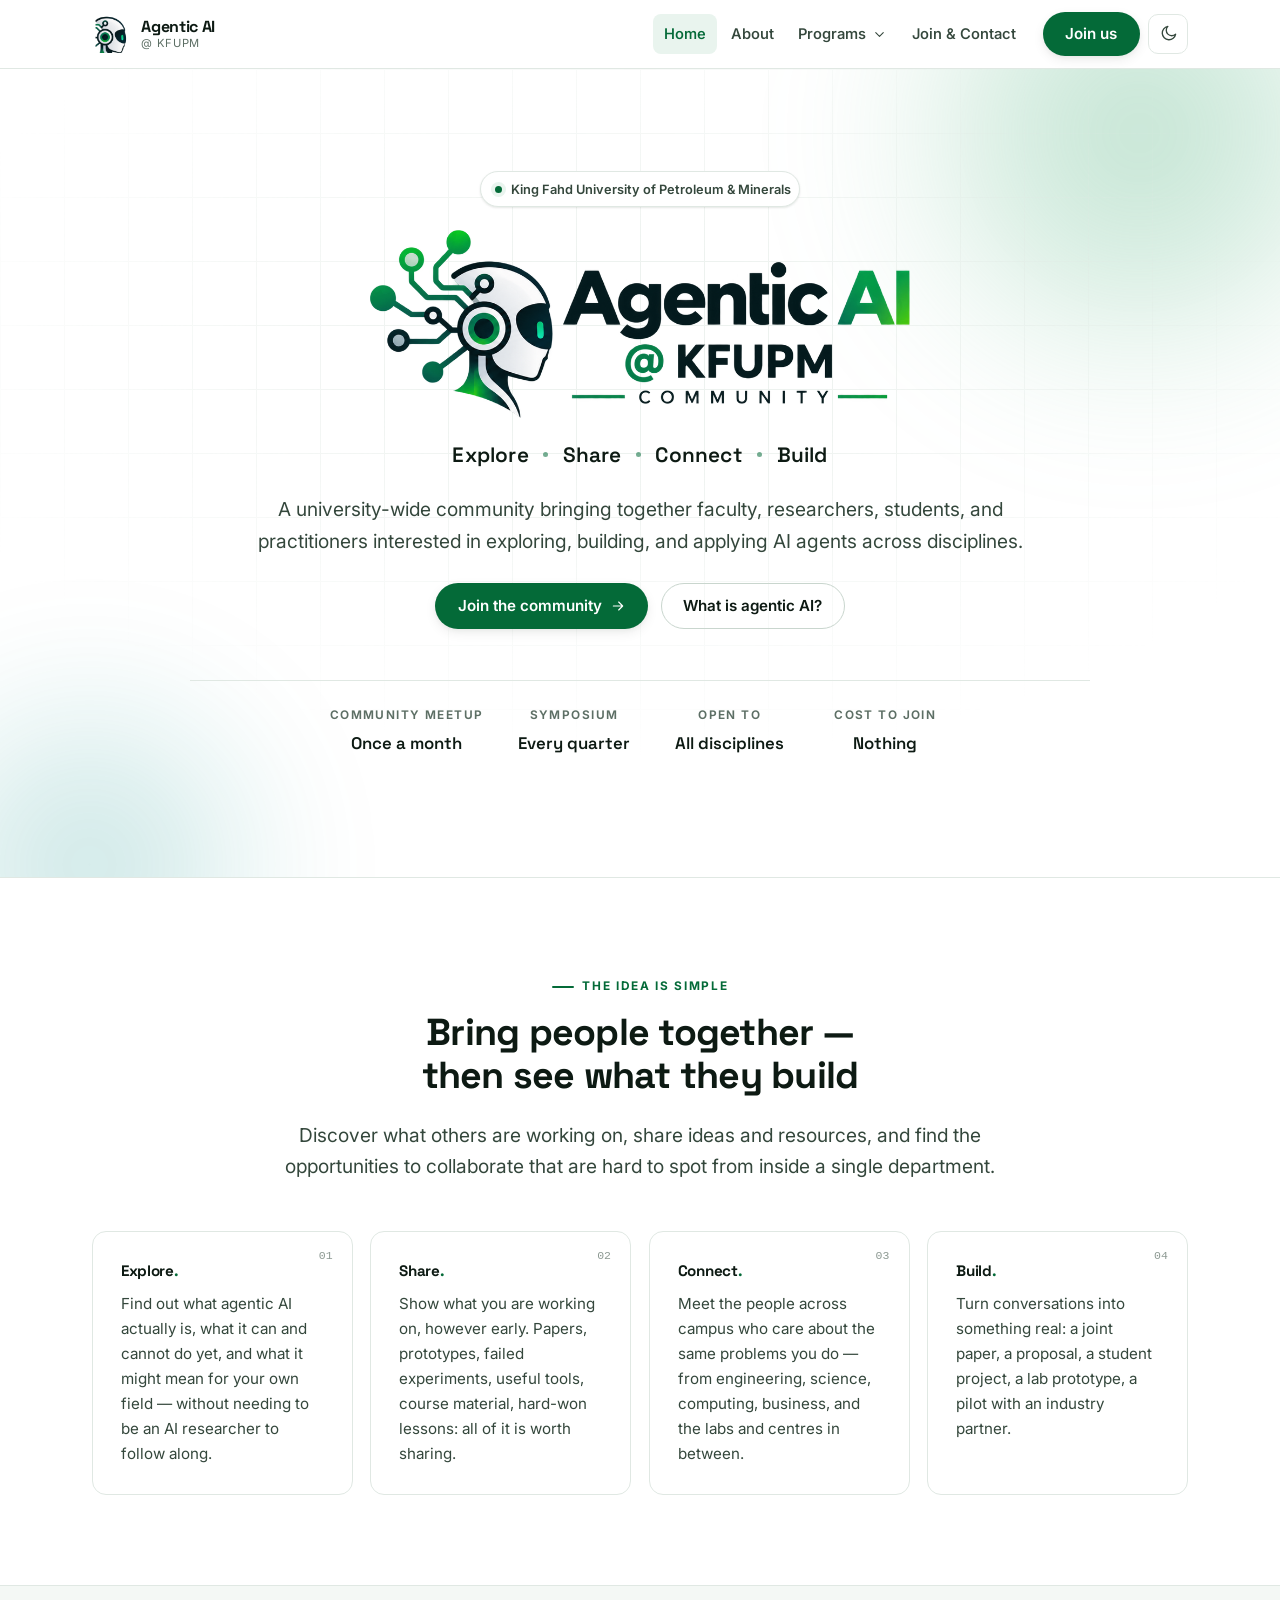
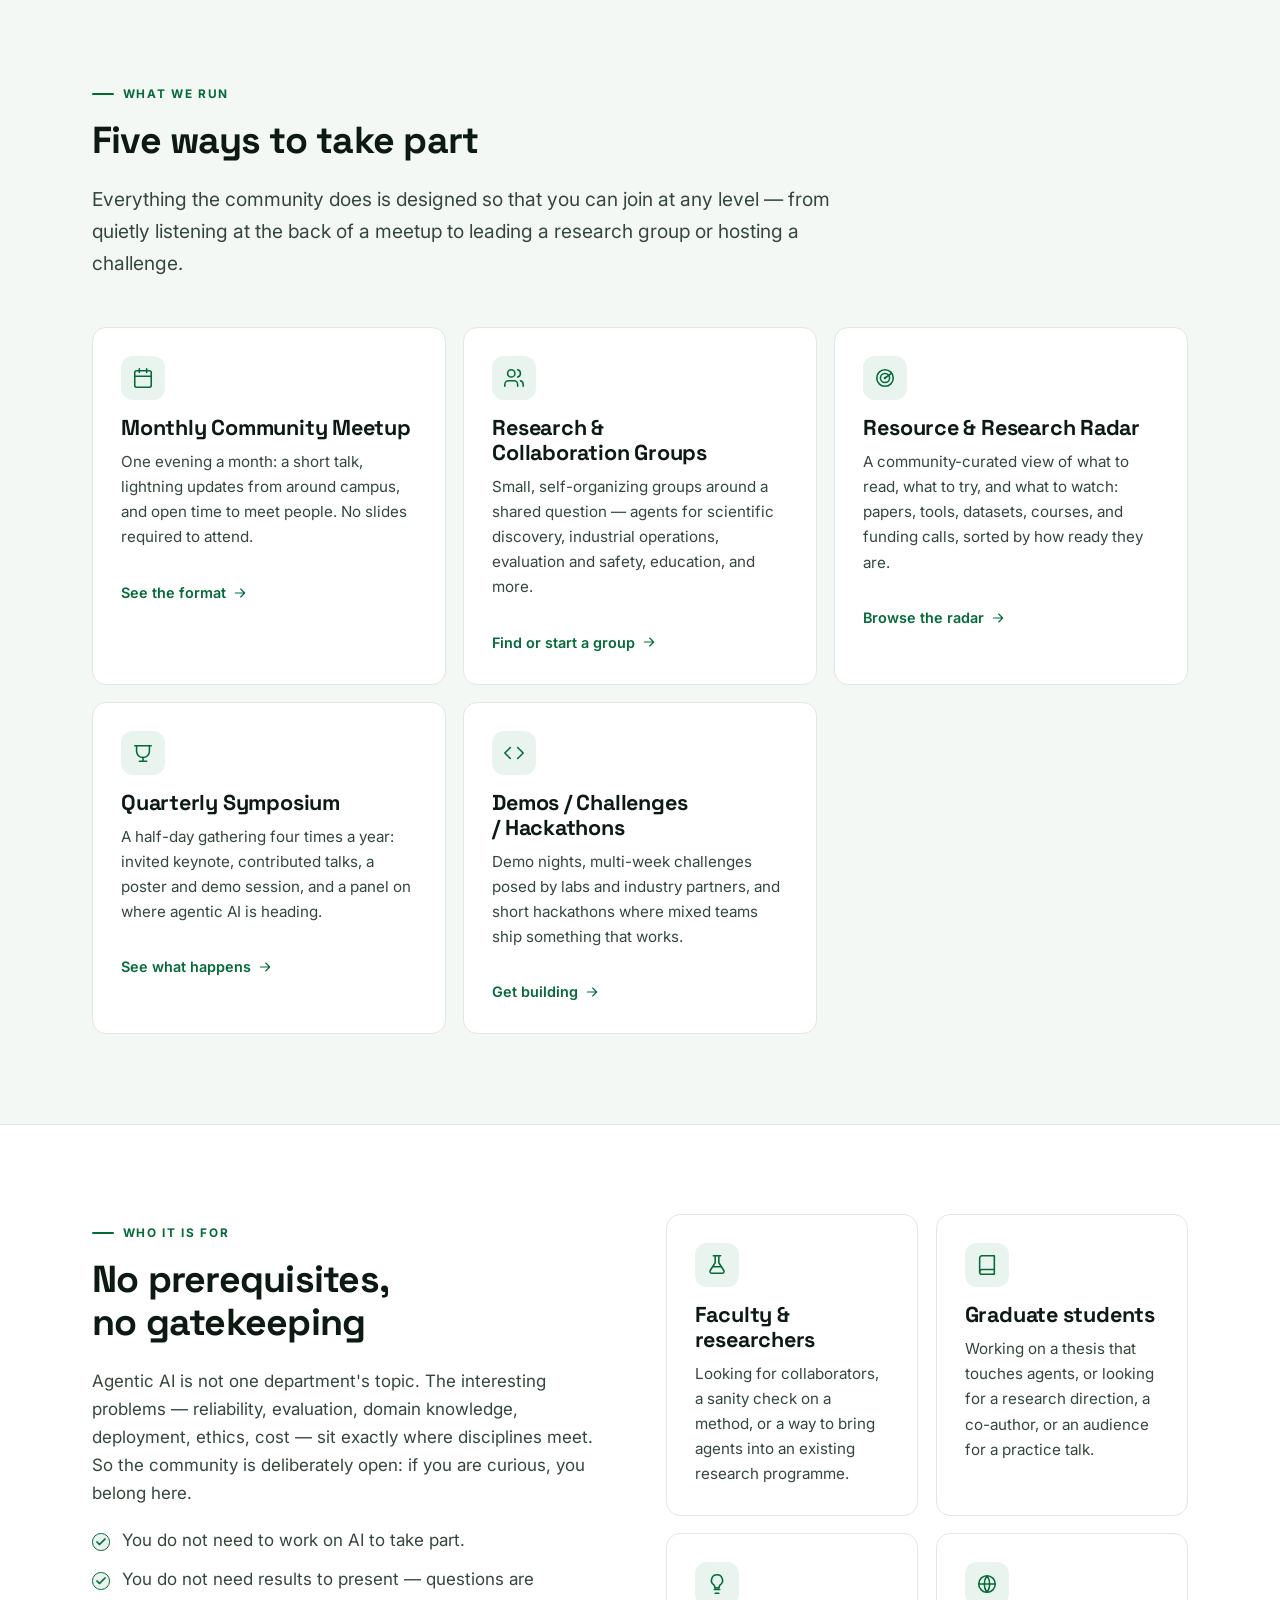
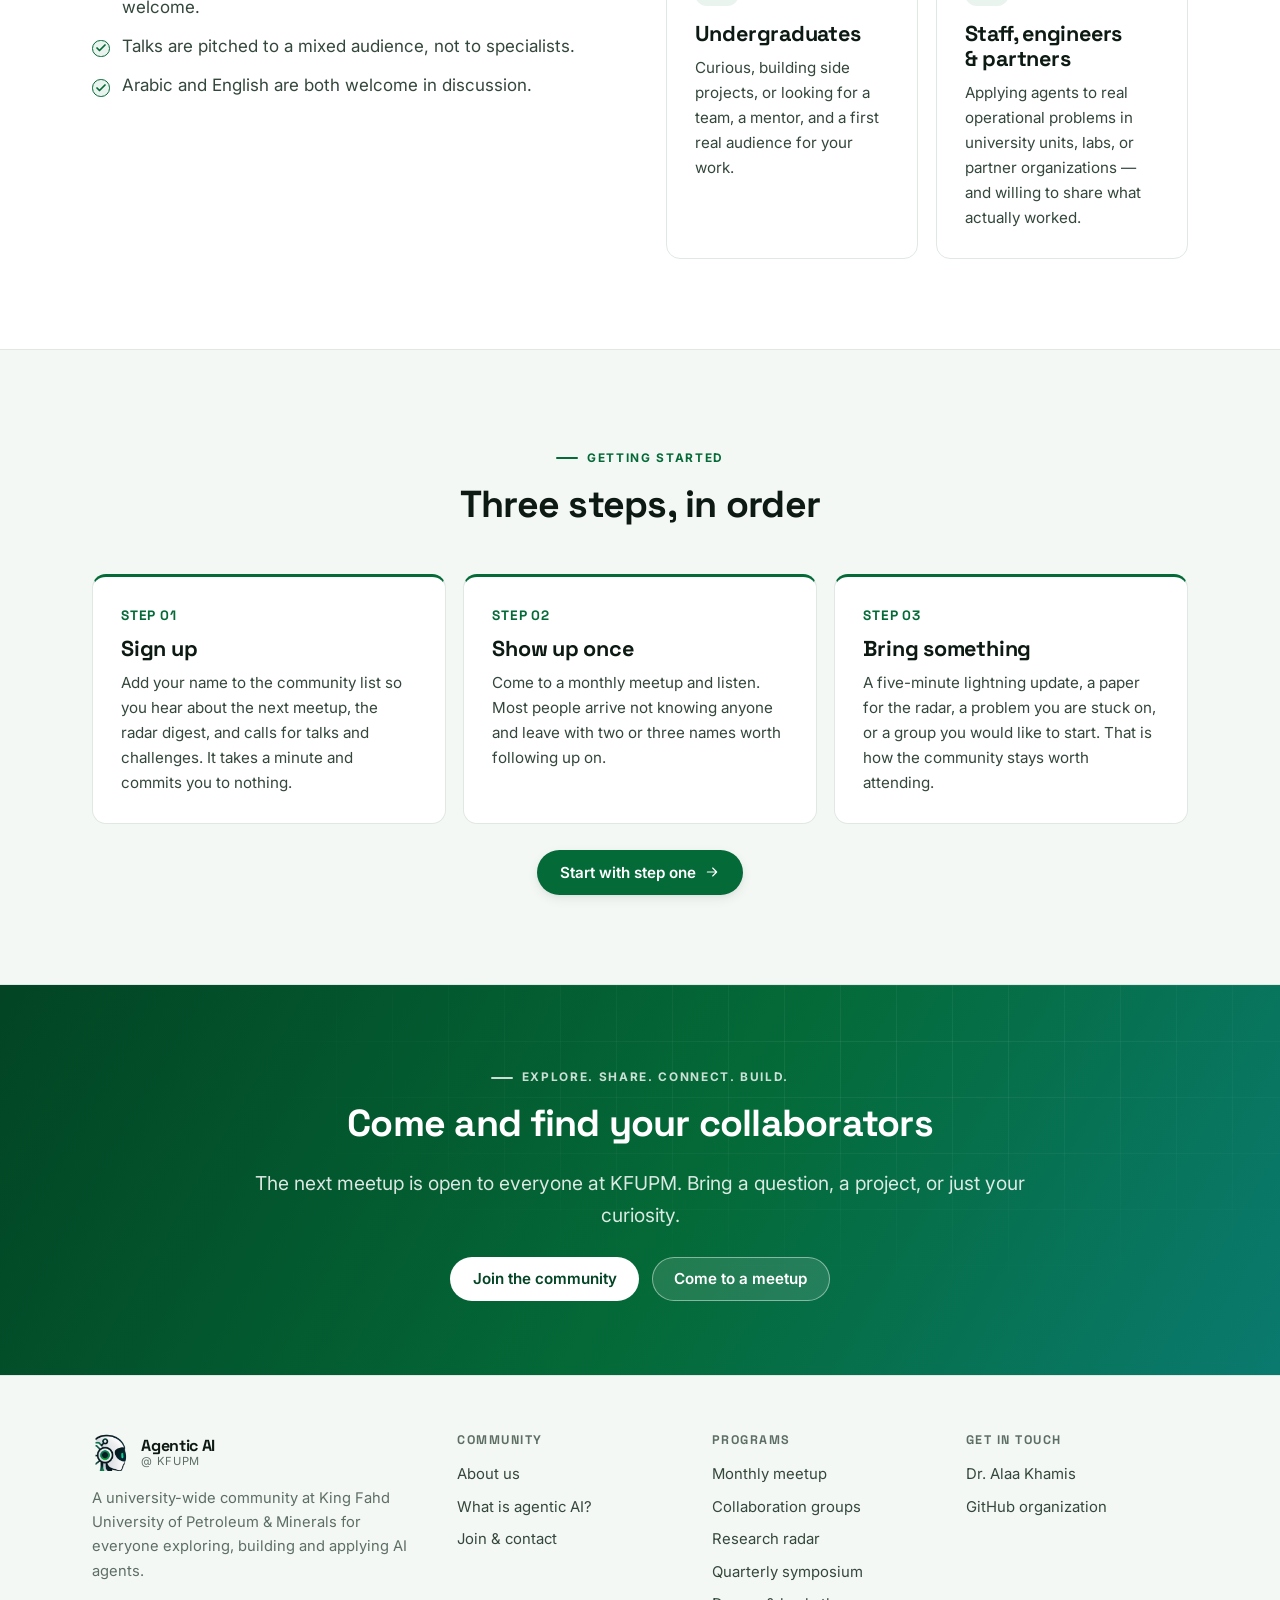
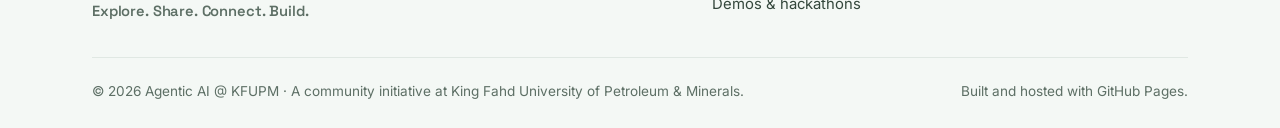
<file: index.html>
<!doctype html>
<html lang="en" data-theme="light">
<head>
<meta charset="utf-8">
<meta name="viewport" content="width=device-width, initial-scale=1">
<title>Agentic AI @ KFUPM &mdash; Explore. Share. Connect. Build.</title>
<meta name="description" content="A university-wide community at KFUPM for faculty, researchers, students and practitioners exploring, building and applying AI agents across disciplines.">
<meta name="theme-color" content="#ffffff">
<meta property="og:site_name" content="Agentic AI @ KFUPM">
<meta property="og:title" content="Agentic AI @ KFUPM &mdash; Explore. Share. Connect. Build.">
<meta property="og:description" content="A university-wide community at KFUPM for faculty, researchers, students and practitioners exploring, building and applying AI agents across disciplines.">
<meta property="og:type" content="website">
<meta property="og:image" content="assets/img/og-image.png">
<meta name="twitter:card" content="summary_large_image">
<meta name="twitter:image" content="assets/img/og-image.png">
<link rel="icon" href="assets/img/favicon.png" type="image/png">
<link rel="apple-touch-icon" href="assets/img/apple-touch-icon.png">
<link rel="preconnect" href="https://fonts.googleapis.com">
<link rel="preconnect" href="https://fonts.gstatic.com" crossorigin>
<link rel="stylesheet" href="https://fonts.googleapis.com/css2?family=Inter:wght@400;500;600;700&amp;family=Space+Grotesk:wght@500;600;700&amp;display=swap">
<link rel="stylesheet" href="assets/css/style.css">
<script>/* set the theme before first paint to avoid a flash */
(function(){try{var t=localStorage.getItem('aikfupm-theme');if(!t){t=window.matchMedia&&window.matchMedia('(prefers-color-scheme: dark)').matches?'dark':'light';}
document.documentElement.setAttribute('data-theme',t);if(t==='dark'){var m=document.querySelector('meta[name="theme-color"]');if(m)m.setAttribute('content','#08120e');}}catch(e){}})();</script>
</head>
<body>
  <a class="skip-link" href="#main">Skip to content</a>
  <header class="site-header">
    <div class="wrap nav">
      <a class="brand" href="index.html">
        <img class="brand__mark" src="assets/img/logo-mark.png" alt="" width="38" height="38">
        <span class="brand__text">
          <span class="brand__name">Agentic AI</span>
          <span class="brand__sub">@ KFUPM</span>
        </span>
      </a>

      <nav class="nav__links" id="primary-nav" aria-label="Primary">
        <a class="nav__link" href="index.html" aria-current="page">Home</a>
        <a class="nav__link" href="about.html">About</a>
        <div class="nav__item ">
          <button class="nav__toggle-sub" type="button" aria-expanded="false" aria-controls="programs-menu">Programs <svg xmlns="http://www.w3.org/2000/svg" width="15" height="15" viewBox="0 0 24 24" fill="none" stroke="currentColor" stroke-width="1.7" stroke-linecap="round" stroke-linejoin="round" aria-hidden="true" class="chev"><path d="m6 9 6 6 6-6"/></svg></button>
          <div class="nav__sub" id="programs-menu">
            <a href="meetups.html">Monthly Community Meetup<span>One evening a month, every discipline</span></a>
            <a href="groups.html">Research &amp; Collaboration Groups<span>Small teams around shared questions</span></a>
            <a href="radar.html">Resource &amp; Research Radar<span>What to read, try and watch</span></a>
            <a href="symposium.html">Quarterly Symposium<span>A half-day of talks, posters and demos</span></a>
            <a href="challenges.html">Demos / Challenges / Hackathons<span>Build things, together, on a deadline</span></a>
          </div>
        </div>
        <a class="nav__link" href="join.html">Join &amp; Contact</a>
        <a class="btn btn--primary nav__mobile-cta" href="join.html">Join the community</a>
      </nav>

      <div class="nav__actions">
        <a class="btn btn--primary nav__cta" href="join.html">Join us</a>
        <button class="icon-btn theme-toggle" type="button" aria-pressed="false" aria-label="Switch to dark theme"><svg xmlns="http://www.w3.org/2000/svg" width="19" height="19" viewBox="0 0 24 24" fill="none" stroke="currentColor" stroke-width="1.7" stroke-linecap="round" stroke-linejoin="round" aria-hidden="true" class="icon-sun"><circle cx="12" cy="12" r="4.2"/><path d="M12 2v2M12 20v2M4.9 4.9l1.4 1.4M17.7 17.7l1.4 1.4M2 12h2M20 12h2M4.9 19.1l1.4-1.4M17.7 6.3l1.4-1.4"/></svg><svg xmlns="http://www.w3.org/2000/svg" width="19" height="19" viewBox="0 0 24 24" fill="none" stroke="currentColor" stroke-width="1.7" stroke-linecap="round" stroke-linejoin="round" aria-hidden="true" class="icon-moon"><path d="M21 12.8A8.5 8.5 0 1 1 11.2 3a6.6 6.6 0 0 0 9.8 9.8Z"/></svg></button>
        <button class="icon-btn nav__burger" type="button" aria-expanded="false" aria-controls="primary-nav" aria-label="Open menu"><svg xmlns="http://www.w3.org/2000/svg" width="20" height="20" viewBox="0 0 24 24" fill="none" stroke="currentColor" stroke-width="1.7" stroke-linecap="round" stroke-linejoin="round" aria-hidden="true"><path d="M4 7h16M4 12h16M4 17h16"/></svg></button>
      </div>
    </div>
  </header>

  <main id="main">
    <section class="hero center">
      <div class="hero__grid-bg" aria-hidden="true"></div>
      <div class="wrap">
        <div class="hero__inner">
          <p class="hero__badge"><span class="dot" aria-hidden="true"></span> King Fahd University of Petroleum &amp; Minerals</p>
          <h1 class="hero__logo">
            <img class="logo-light" src="assets/img/logo.png" alt="Agentic AI @ KFUPM Community" width="1000" height="349">
            <img class="logo-dark" src="assets/img/logo-dark.png" alt="" width="1000" height="349" aria-hidden="true">
          </h1>
          <ul class="slogan">
            <li>Explore</li><li>Share</li><li>Connect</li><li>Build</li>
          </ul>
          <p class="lead" style="margin-inline:auto">
            A university-wide community bringing together faculty, researchers, students, and practitioners
            interested in exploring, building, and applying AI agents across disciplines.
          </p>
          <div class="btn-row mt-md">
            <a class="btn btn--primary" href="https://forms.cloud.microsoft/r/qfsNFPrv7t">Join the community <svg xmlns="http://www.w3.org/2000/svg" width="16" height="16" viewBox="0 0 24 24" fill="none" stroke="currentColor" stroke-width="1.7" stroke-linecap="round" stroke-linejoin="round" aria-hidden="true"><path d="M5 12h14M13 6l6 6-6 6"/></svg></a>
            <a class="btn btn--ghost" href="about.html#what-is-agentic-ai">What is agentic AI?</a>
          </div>
          <dl class="hero__meta">
            <div><dt>Community meetup</dt><dd>Once a month</dd></div>
            <div><dt>Symposium</dt><dd>Every quarter</dd></div>
            <div><dt>Open to</dt><dd>All disciplines</dd></div>
            <div><dt>Cost to join</dt><dd>Nothing</dd></div>
          </dl>
        </div>
      </div>
    </section>

    <section class="section">
      <div class="wrap">
        <div class="section-head center">
          <p class="eyebrow">The idea is simple</p>
          <h2>Bring people together &mdash; then see what they build</h2>
          <p class="lead" style="margin-inline:auto">Discover what others are working on, share ideas and resources,
             and find the opportunities to collaborate that are hard to spot from inside a single department.</p>
        </div>
        <div class="grid grid--4"><div class="card card--hover pillar reveal"><span class="pillar__index">01</span><p class="pillar__word">Explore</p><p>Find out what agentic AI actually is, what it can and cannot do yet, and what it might mean for your own field &mdash; without needing to be an AI researcher to follow along.</p></div><div class="card card--hover pillar reveal"><span class="pillar__index">02</span><p class="pillar__word">Share</p><p>Show what you are working on, however early. Papers, prototypes, failed experiments, useful tools, course material, hard-won lessons: all of it is worth sharing.</p></div><div class="card card--hover pillar reveal"><span class="pillar__index">03</span><p class="pillar__word">Connect</p><p>Meet the people across campus who care about the same problems you do &mdash; from engineering, science, computing, business, and the labs and centres in between.</p></div><div class="card card--hover pillar reveal"><span class="pillar__index">04</span><p class="pillar__word">Build</p><p>Turn conversations into something real: a joint paper, a proposal, a student project, a lab prototype, a pilot with an industry partner.</p></div></div>
      </div>
    </section>

    <section class="section section--soft">
      <div class="wrap">
        <div class="section-head">
          <p class="eyebrow">What we run</p>
          <h2>Five ways to take part</h2>
          <p class="lead">Everything the community does is designed so that you can join at any level &mdash; from
             quietly listening at the back of a meetup to leading a research group or hosting a challenge.</p>
        </div>
        <div class="grid grid--3"><a class="card card--hover reveal" href="meetups.html"><div class="card__icon"><svg xmlns="http://www.w3.org/2000/svg" width="22" height="22" viewBox="0 0 24 24" fill="none" stroke="currentColor" stroke-width="1.7" stroke-linecap="round" stroke-linejoin="round" aria-hidden="true"><rect x="3" y="4" width="18" height="18" rx="2"/><path d="M16 2v4M8 2v4M3 10h18"/></svg></div><h3>Monthly Community Meetup</h3><p>One evening a month: a short talk, lightning updates from around campus, and open time to meet people. No slides required to attend.</p><span class="card__more">See the format <svg xmlns="http://www.w3.org/2000/svg" width="16" height="16" viewBox="0 0 24 24" fill="none" stroke="currentColor" stroke-width="1.7" stroke-linecap="round" stroke-linejoin="round" aria-hidden="true"><path d="M5 12h14M13 6l6 6-6 6"/></svg></span></a><a class="card card--hover reveal" href="groups.html"><div class="card__icon"><svg xmlns="http://www.w3.org/2000/svg" width="22" height="22" viewBox="0 0 24 24" fill="none" stroke="currentColor" stroke-width="1.7" stroke-linecap="round" stroke-linejoin="round" aria-hidden="true"><path d="M16 21v-2a4 4 0 0 0-4-4H6a4 4 0 0 0-4 4v2"/><circle cx="9" cy="7" r="4"/><path d="M22 21v-2a4 4 0 0 0-3-3.87"/><path d="M16 3.13a4 4 0 0 1 0 7.75"/></svg></div><h3>Research &amp; Collaboration Groups</h3><p>Small, self-organizing groups around a shared question &mdash; agents for scientific discovery, industrial operations, evaluation and safety, education, and more.</p><span class="card__more">Find or start a group <svg xmlns="http://www.w3.org/2000/svg" width="16" height="16" viewBox="0 0 24 24" fill="none" stroke="currentColor" stroke-width="1.7" stroke-linecap="round" stroke-linejoin="round" aria-hidden="true"><path d="M5 12h14M13 6l6 6-6 6"/></svg></span></a><a class="card card--hover reveal" href="radar.html"><div class="card__icon"><svg xmlns="http://www.w3.org/2000/svg" width="22" height="22" viewBox="0 0 24 24" fill="none" stroke="currentColor" stroke-width="1.7" stroke-linecap="round" stroke-linejoin="round" aria-hidden="true"><circle cx="12" cy="12" r="9"/><circle cx="12" cy="12" r="5"/><circle cx="12" cy="12" r="1.4" fill="currentColor" stroke="none"/><path d="M12 12l7-5"/></svg></div><h3>Resource &amp; Research Radar</h3><p>A community-curated view of what to read, what to try, and what to watch: papers, tools, datasets, courses, and funding calls, sorted by how ready they are.</p><span class="card__more">Browse the radar <svg xmlns="http://www.w3.org/2000/svg" width="16" height="16" viewBox="0 0 24 24" fill="none" stroke="currentColor" stroke-width="1.7" stroke-linecap="round" stroke-linejoin="round" aria-hidden="true"><path d="M5 12h14M13 6l6 6-6 6"/></svg></span></a><a class="card card--hover reveal" href="symposium.html"><div class="card__icon"><svg xmlns="http://www.w3.org/2000/svg" width="22" height="22" viewBox="0 0 24 24" fill="none" stroke="currentColor" stroke-width="1.7" stroke-linecap="round" stroke-linejoin="round" aria-hidden="true"><path d="M3 4h18"/><path d="M5 4v6a7 7 0 0 0 14 0V4"/><path d="M12 17v4M8 21h8"/></svg></div><h3>Quarterly Symposium</h3><p>A half-day gathering four times a year: invited keynote, contributed talks, a poster and demo session, and a panel on where agentic AI is heading.</p><span class="card__more">See what happens <svg xmlns="http://www.w3.org/2000/svg" width="16" height="16" viewBox="0 0 24 24" fill="none" stroke="currentColor" stroke-width="1.7" stroke-linecap="round" stroke-linejoin="round" aria-hidden="true"><path d="M5 12h14M13 6l6 6-6 6"/></svg></span></a><a class="card card--hover reveal" href="challenges.html"><div class="card__icon"><svg xmlns="http://www.w3.org/2000/svg" width="22" height="22" viewBox="0 0 24 24" fill="none" stroke="currentColor" stroke-width="1.7" stroke-linecap="round" stroke-linejoin="round" aria-hidden="true"><path d="M16 18l6-6-6-6M8 6l-6 6 6 6"/></svg></div><h3>Demos / Challenges / Hackathons</h3><p>Demo nights, multi-week challenges posed by labs and industry partners, and short hackathons where mixed teams ship something that works.</p><span class="card__more">Get building <svg xmlns="http://www.w3.org/2000/svg" width="16" height="16" viewBox="0 0 24 24" fill="none" stroke="currentColor" stroke-width="1.7" stroke-linecap="round" stroke-linejoin="round" aria-hidden="true"><path d="M5 12h14M13 6l6 6-6 6"/></svg></span></a></div>
      </div>
    </section>

    <section class="section">
      <div class="wrap">
        <div class="split">
          <div>
            <p class="eyebrow">Who it is for</p>
            <h2>No prerequisites, no gatekeeping</h2>
            <p>Agentic AI is not one department's topic. The interesting problems &mdash; reliability, evaluation,
               domain knowledge, deployment, ethics, cost &mdash; sit exactly where disciplines meet. So the community
               is deliberately open: if you are curious, you belong here.</p>
            <ul class="checklist">
              <li>You do not need to work on AI to take part.</li>
              <li>You do not need results to present &mdash; questions are welcome.</li>
              <li>Talks are pitched to a mixed audience, not to specialists.</li>
              <li>Arabic and English are both welcome in discussion.</li>
            </ul>
          </div>
          <div class="grid grid--4"><div class="card card--hover reveal"><div class="card__icon"><svg xmlns="http://www.w3.org/2000/svg" width="22" height="22" viewBox="0 0 24 24" fill="none" stroke="currentColor" stroke-width="1.7" stroke-linecap="round" stroke-linejoin="round" aria-hidden="true"><path d="M10 2v7.5L4.6 18A2 2 0 0 0 6.3 21h11.4a2 2 0 0 0 1.7-3L14 9.5V2"/><path d="M8 2h8M7.5 14h9"/></svg></div><h3>Faculty &amp; researchers</h3><p>Looking for collaborators, a sanity check on a method, or a way to bring agents into an existing research programme.</p></div><div class="card card--hover reveal"><div class="card__icon"><svg xmlns="http://www.w3.org/2000/svg" width="22" height="22" viewBox="0 0 24 24" fill="none" stroke="currentColor" stroke-width="1.7" stroke-linecap="round" stroke-linejoin="round" aria-hidden="true"><path d="M4 19.5A2.5 2.5 0 0 1 6.5 17H20"/><path d="M6.5 2H20v20H6.5A2.5 2.5 0 0 1 4 19.5v-15A2.5 2.5 0 0 1 6.5 2Z"/></svg></div><h3>Graduate students</h3><p>Working on a thesis that touches agents, or looking for a research direction, a co-author, or an audience for a practice talk.</p></div><div class="card card--hover reveal"><div class="card__icon"><svg xmlns="http://www.w3.org/2000/svg" width="22" height="22" viewBox="0 0 24 24" fill="none" stroke="currentColor" stroke-width="1.7" stroke-linecap="round" stroke-linejoin="round" aria-hidden="true"><path d="M9 18h6M10 22h4M12 2a6 6 0 0 0-3.5 10.9c.6.5.9 1 1 1.7l.1 1.4h4.8l.1-1.4c.1-.7.4-1.2 1-1.7A6 6 0 0 0 12 2Z"/></svg></div><h3>Undergraduates</h3><p>Curious, building side projects, or looking for a team, a mentor, and a first real audience for your work.</p></div><div class="card card--hover reveal"><div class="card__icon"><svg xmlns="http://www.w3.org/2000/svg" width="22" height="22" viewBox="0 0 24 24" fill="none" stroke="currentColor" stroke-width="1.7" stroke-linecap="round" stroke-linejoin="round" aria-hidden="true"><circle cx="12" cy="12" r="9"/><path d="M3 12h18M12 3a15 15 0 0 1 0 18 15 15 0 0 1 0-18Z"/></svg></div><h3>Staff, engineers &amp; partners</h3><p>Applying agents to real operational problems in university units, labs, or partner organizations &mdash; and willing to share what actually worked.</p></div></div>
        </div>
      </div>
    </section>

    <section class="section section--soft">
      <div class="wrap">
        <div class="section-head center">
          <p class="eyebrow">Getting started</p>
          <h2>Three steps, in order</h2>
        </div>
      <div class="grid grid--3">
        <div class="card card--accent reveal"><span class="card__num">STEP 01</span>
          <h3>Sign up</h3>
          <p>Add your name to the community list so you hear about the next meetup, the radar digest, and calls for talks and challenges. It takes a minute and commits you to nothing.</p>
        </div>
        <div class="card card--accent reveal"><span class="card__num">STEP 02</span>
          <h3>Show up once</h3>
          <p>Come to a monthly meetup and listen. Most people arrive not knowing anyone and leave with two or three names worth following up on.</p>
        </div>
        <div class="card card--accent reveal"><span class="card__num">STEP 03</span>
          <h3>Bring something</h3>
          <p>A five-minute lightning update, a paper for the radar, a problem you are stuck on, or a group you would like to start. That is how the community stays worth attending.</p>
        </div>
      </div>
        <p class="center mt-md"><a class="btn btn--primary" href="join.html">Start with step one <svg xmlns="http://www.w3.org/2000/svg" width="16" height="16" viewBox="0 0 24 24" fill="none" stroke="currentColor" stroke-width="1.7" stroke-linecap="round" stroke-linejoin="round" aria-hidden="true"><path d="M5 12h14M13 6l6 6-6 6"/></svg></a></p>
      </div>
    </section>

    <section class="cta-band">
      <div class="wrap center">
        <p class="eyebrow">Explore. Share. Connect. Build.</p>
        <h2>Come and find your collaborators</h2>
        <p class="lead" style="margin-inline:auto">The next meetup is open to everyone at KFUPM. Bring a question, a project, or just your curiosity.</p>
        <div class="btn-row mt-md">
          <a class="btn btn--solid-light" href="join.html">Join the community</a>
          <a class="btn btn--onbrand" href="meetups.html">Come to a meetup</a>
        </div>
      </div>
    </section>

  </main>

  <footer class="site-footer">
    <div class="wrap">
      <div class="footer__grid">
        <div>
          <a class="brand" href="index.html" style="margin-bottom:.9rem">
            <img class="brand__mark" src="assets/img/logo-mark.png" alt="" width="38" height="38">
            <span class="brand__text">
              <span class="brand__name">Agentic AI</span>
              <span class="brand__sub">@ KFUPM</span>
            </span>
          </a>
          <p>A university-wide community at King Fahd University of Petroleum &amp; Minerals for
             everyone exploring, building and applying AI agents.</p>
          <p class="footer__slogan">Explore. Share. Connect. Build.</p>
        </div>
        <div class="footer__col">
          <h4>Community</h4>
          <ul>
            <li><a href="about.html">About us</a></li>
            <li><a href="about.html#what-is-agentic-ai">What is agentic AI?</a></li>
            <li><a href="join.html">Join &amp; contact</a></li>
          </ul>
        </div>
        <div class="footer__col">
          <h4>Programs</h4>
          <ul>
            <li><a href="meetups.html">Monthly meetup</a></li>
            <li><a href="groups.html">Collaboration groups</a></li>
            <li><a href="radar.html">Research radar</a></li>
            <li><a href="symposium.html">Quarterly symposium</a></li>
            <li><a href="challenges.html">Demos &amp; hackathons</a></li>
          </ul>
        </div>
        <div class="footer__col">
          <h4>Get in touch</h4>
          <ul>
            <li><a href="mailto:alaa.rashwan@kfupm.edu.sa">Dr. Alaa Khamis</a></li>
            <li><a href="https://github.com/agenticaikfupm">GitHub organization</a></li>
          </ul>
        </div>
      </div>
      <div class="footer__bottom">
        <span>&copy; <span data-year>2026</span> Agentic AI @ KFUPM &middot; A community initiative at King Fahd University of Petroleum &amp; Minerals.</span>
        <span>Built and hosted with GitHub Pages.</span>
      </div>
    </div>
  </footer>
  <script src="assets/js/main.js"></script>
</body>
</html>
</file>
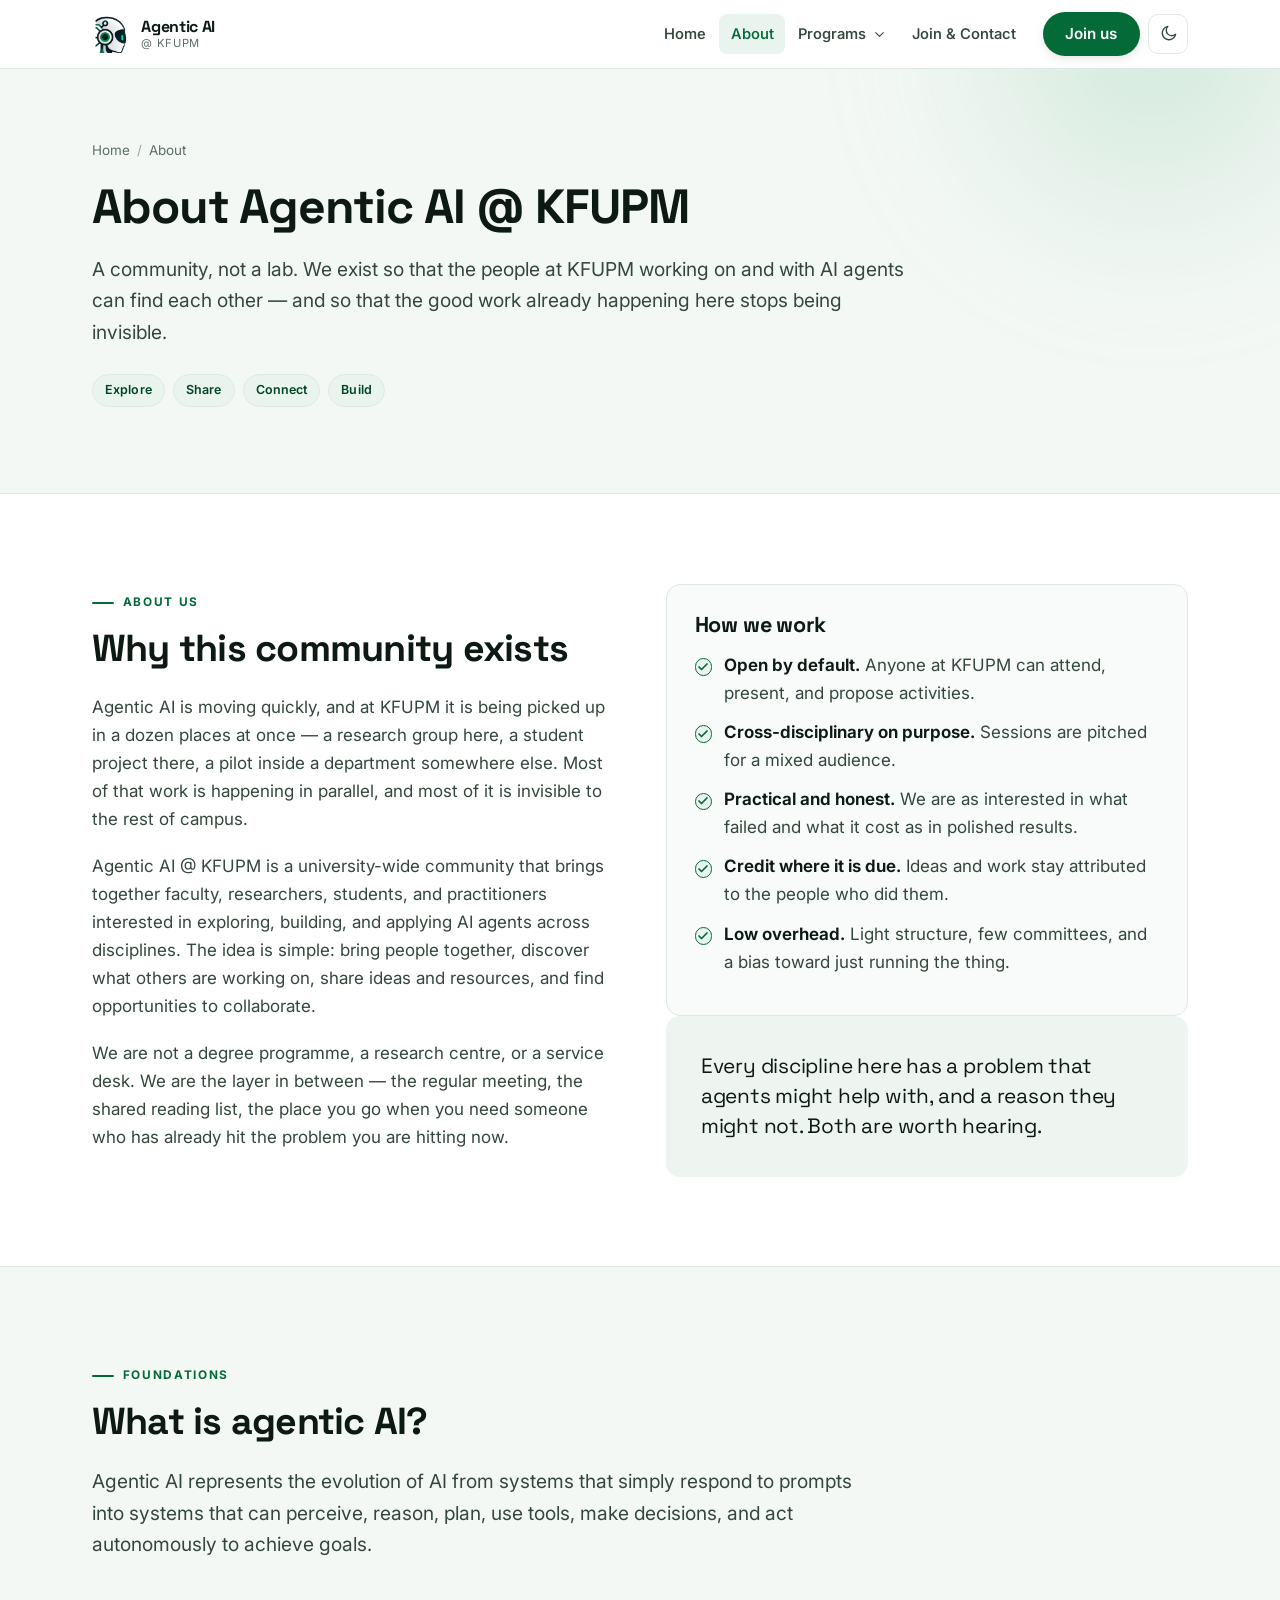
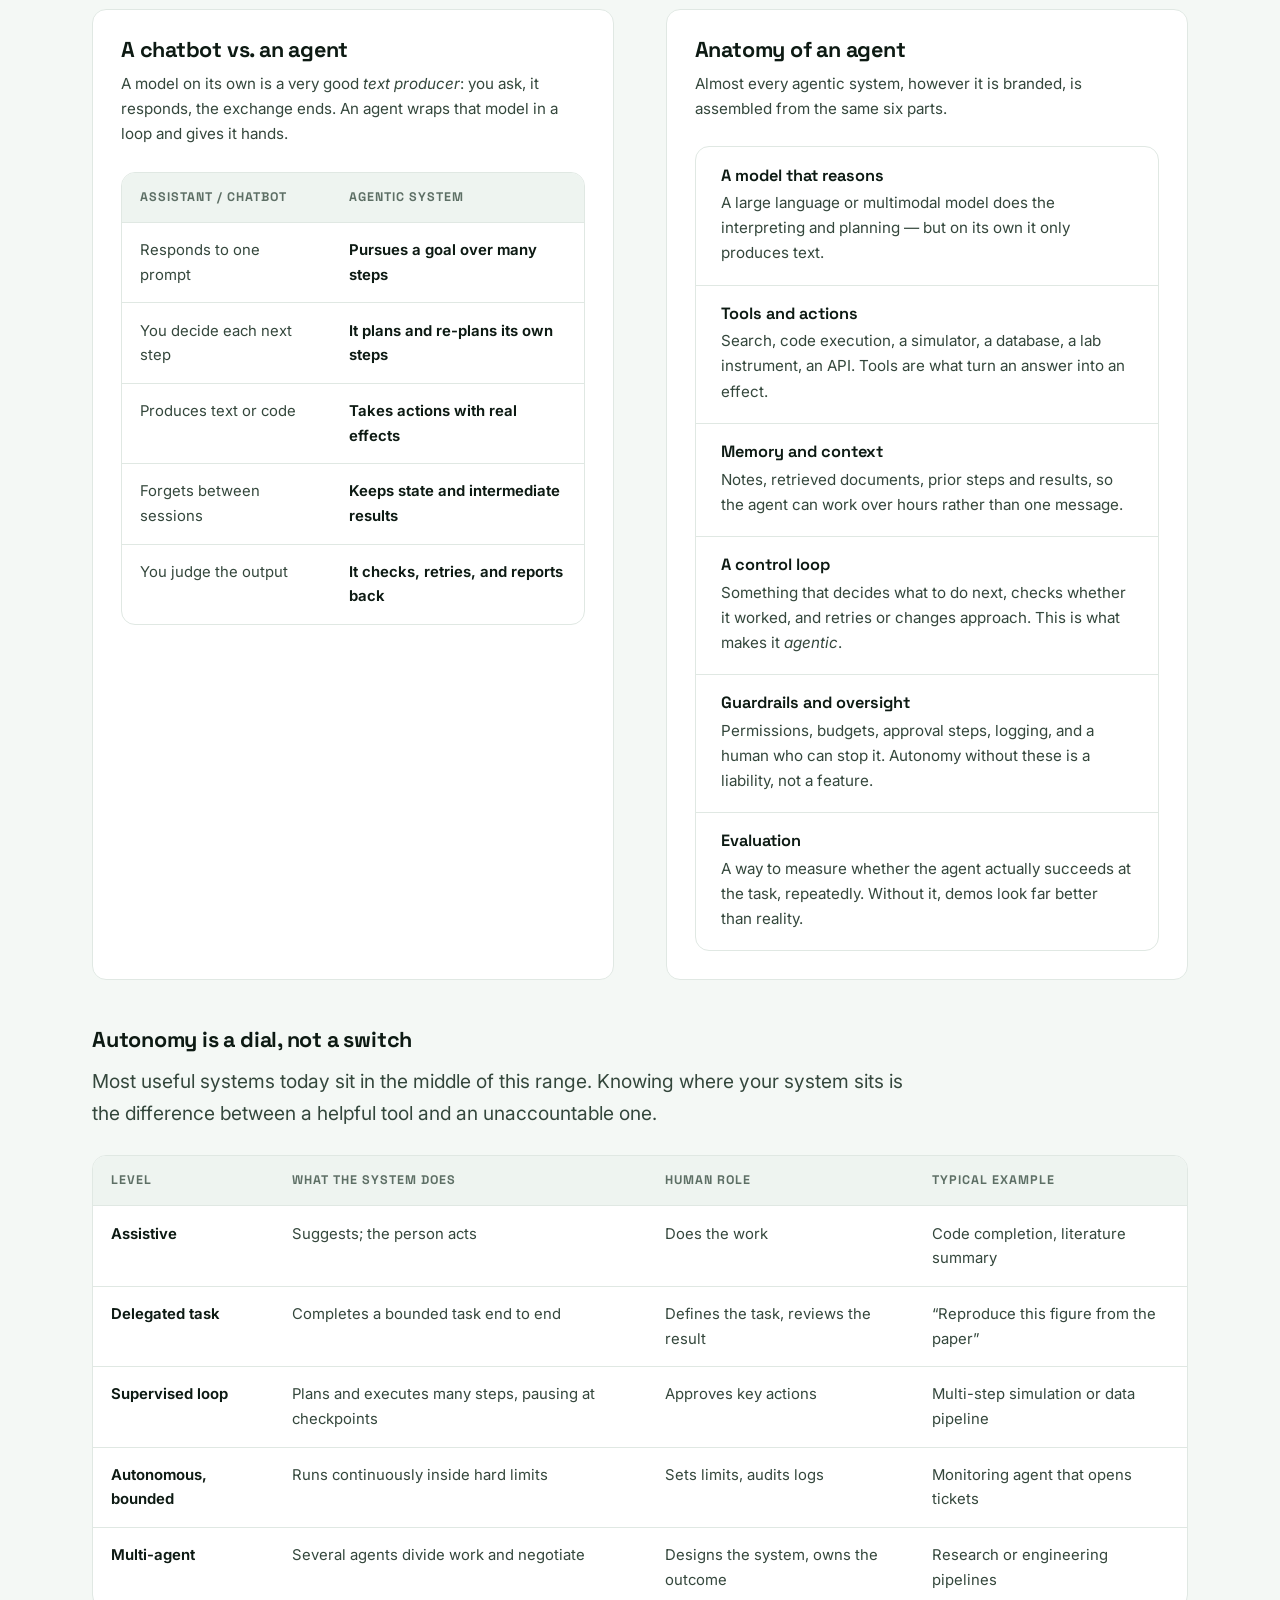
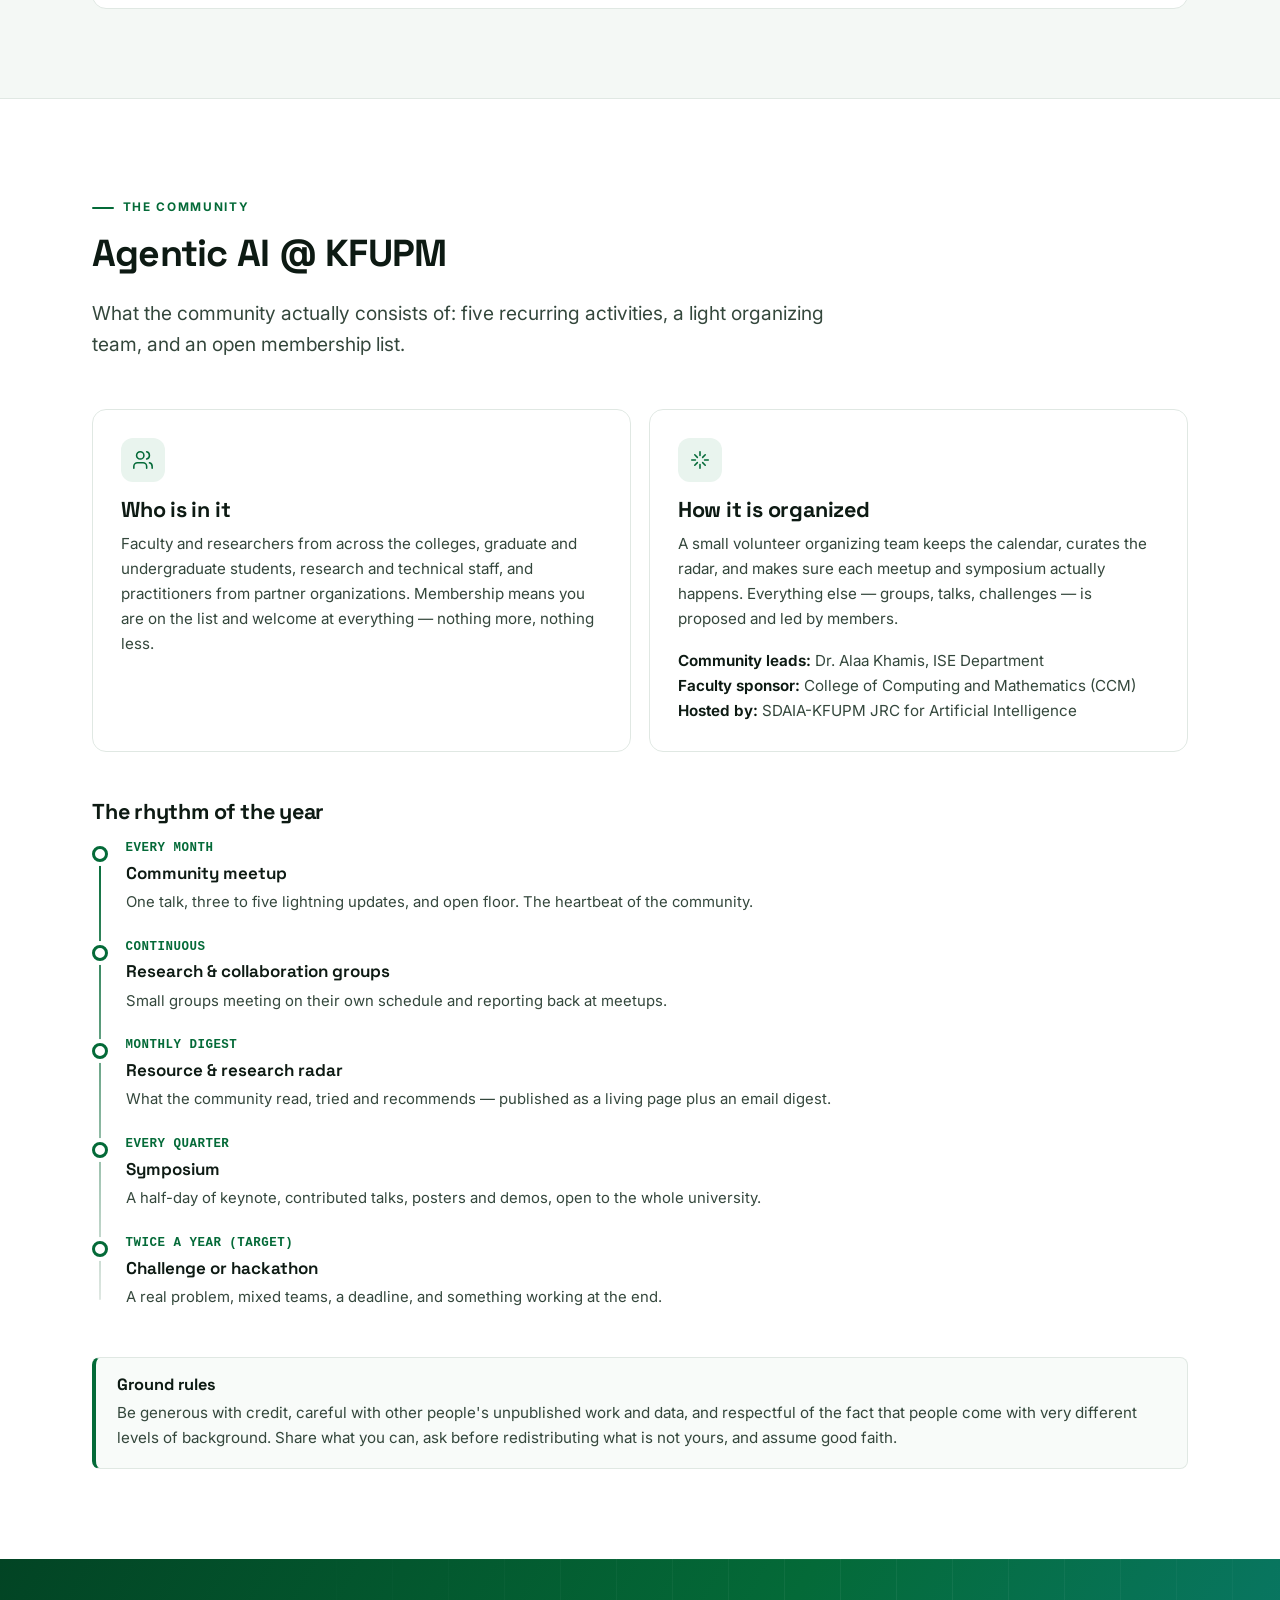
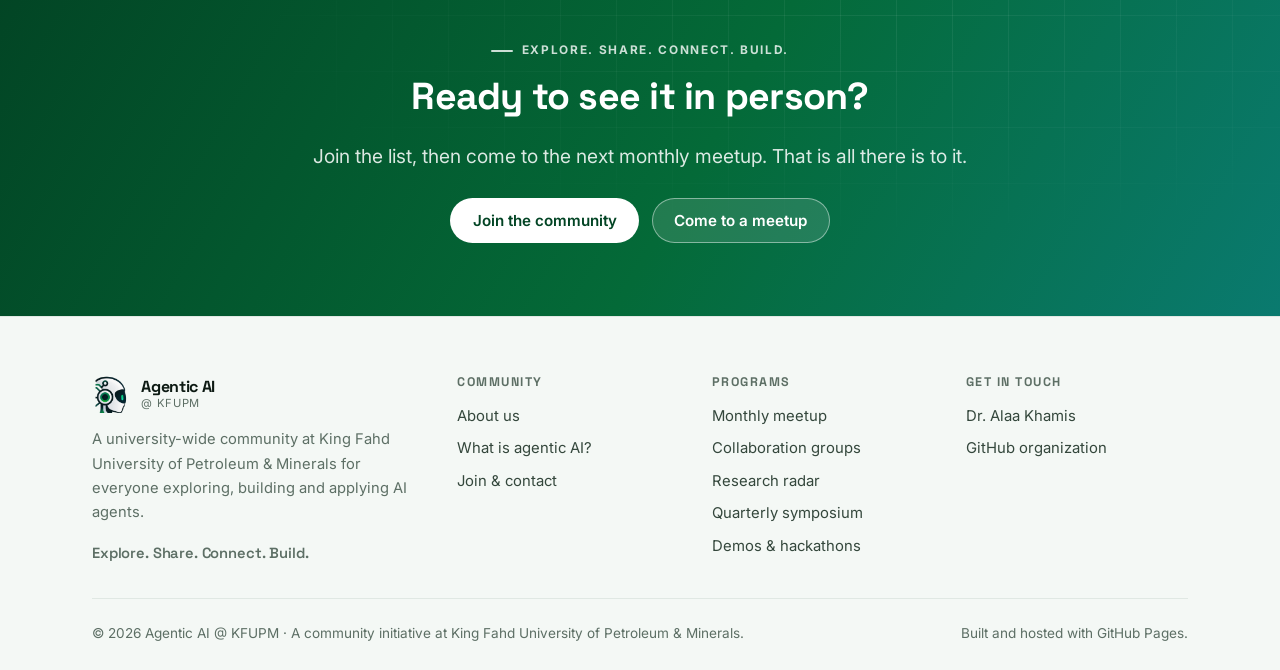
<file: about.html>
<!doctype html>
<html lang="en" data-theme="light">
<head>
<meta charset="utf-8">
<meta name="viewport" content="width=device-width, initial-scale=1">
<title>About &mdash; Agentic AI @ KFUPM</title>
<meta name="description" content="What agentic AI is, why a university-wide community for it at KFUPM, and how the community is organized.">
<meta name="theme-color" content="#ffffff">
<meta property="og:site_name" content="Agentic AI @ KFUPM">
<meta property="og:title" content="About &mdash; Agentic AI @ KFUPM">
<meta property="og:description" content="What agentic AI is, why a university-wide community for it at KFUPM, and how the community is organized.">
<meta property="og:type" content="website">
<meta property="og:image" content="assets/img/og-image.png">
<meta name="twitter:card" content="summary_large_image">
<meta name="twitter:image" content="assets/img/og-image.png">
<link rel="icon" href="assets/img/favicon.png" type="image/png">
<link rel="apple-touch-icon" href="assets/img/apple-touch-icon.png">
<link rel="preconnect" href="https://fonts.googleapis.com">
<link rel="preconnect" href="https://fonts.gstatic.com" crossorigin>
<link rel="stylesheet" href="https://fonts.googleapis.com/css2?family=Inter:wght@400;500;600;700&amp;family=Space+Grotesk:wght@500;600;700&amp;display=swap">
<link rel="stylesheet" href="assets/css/style.css">
<script>/* set the theme before first paint to avoid a flash */
(function(){try{var t=localStorage.getItem('aikfupm-theme');if(!t){t=window.matchMedia&&window.matchMedia('(prefers-color-scheme: dark)').matches?'dark':'light';}
document.documentElement.setAttribute('data-theme',t);if(t==='dark'){var m=document.querySelector('meta[name="theme-color"]');if(m)m.setAttribute('content','#08120e');}}catch(e){}})();</script>
</head>
<body>
  <a class="skip-link" href="#main">Skip to content</a>
  <header class="site-header">
    <div class="wrap nav">
      <a class="brand" href="index.html">
        <img class="brand__mark" src="assets/img/logo-mark.png" alt="" width="38" height="38">
        <span class="brand__text">
          <span class="brand__name">Agentic AI</span>
          <span class="brand__sub">@ KFUPM</span>
        </span>
      </a>

      <nav class="nav__links" id="primary-nav" aria-label="Primary">
        <a class="nav__link" href="index.html">Home</a>
        <a class="nav__link" href="about.html" aria-current="page">About</a>
        <div class="nav__item ">
          <button class="nav__toggle-sub" type="button" aria-expanded="false" aria-controls="programs-menu">Programs <svg xmlns="http://www.w3.org/2000/svg" width="15" height="15" viewBox="0 0 24 24" fill="none" stroke="currentColor" stroke-width="1.7" stroke-linecap="round" stroke-linejoin="round" aria-hidden="true" class="chev"><path d="m6 9 6 6 6-6"/></svg></button>
          <div class="nav__sub" id="programs-menu">
            <a href="meetups.html">Monthly Community Meetup<span>One evening a month, every discipline</span></a>
            <a href="groups.html">Research &amp; Collaboration Groups<span>Small teams around shared questions</span></a>
            <a href="radar.html">Resource &amp; Research Radar<span>What to read, try and watch</span></a>
            <a href="symposium.html">Quarterly Symposium<span>A half-day of talks, posters and demos</span></a>
            <a href="challenges.html">Demos / Challenges / Hackathons<span>Build things, together, on a deadline</span></a>
          </div>
        </div>
        <a class="nav__link" href="join.html">Join &amp; Contact</a>
        <a class="btn btn--primary nav__mobile-cta" href="join.html">Join the community</a>
      </nav>

      <div class="nav__actions">
        <a class="btn btn--primary nav__cta" href="join.html">Join us</a>
        <button class="icon-btn theme-toggle" type="button" aria-pressed="false" aria-label="Switch to dark theme"><svg xmlns="http://www.w3.org/2000/svg" width="19" height="19" viewBox="0 0 24 24" fill="none" stroke="currentColor" stroke-width="1.7" stroke-linecap="round" stroke-linejoin="round" aria-hidden="true" class="icon-sun"><circle cx="12" cy="12" r="4.2"/><path d="M12 2v2M12 20v2M4.9 4.9l1.4 1.4M17.7 17.7l1.4 1.4M2 12h2M20 12h2M4.9 19.1l1.4-1.4M17.7 6.3l1.4-1.4"/></svg><svg xmlns="http://www.w3.org/2000/svg" width="19" height="19" viewBox="0 0 24 24" fill="none" stroke="currentColor" stroke-width="1.7" stroke-linecap="round" stroke-linejoin="round" aria-hidden="true" class="icon-moon"><path d="M21 12.8A8.5 8.5 0 1 1 11.2 3a6.6 6.6 0 0 0 9.8 9.8Z"/></svg></button>
        <button class="icon-btn nav__burger" type="button" aria-expanded="false" aria-controls="primary-nav" aria-label="Open menu"><svg xmlns="http://www.w3.org/2000/svg" width="20" height="20" viewBox="0 0 24 24" fill="none" stroke="currentColor" stroke-width="1.7" stroke-linecap="round" stroke-linejoin="round" aria-hidden="true"><path d="M4 7h16M4 12h16M4 17h16"/></svg></button>
      </div>
    </div>
  </header>

  <main id="main">
    <section class="page-hero">
      <div class="wrap">
        <p class="breadcrumbs"><a href="index.html">Home</a><span>/</span>About</p>
        <h1>About Agentic AI @ KFUPM</h1>
        <p class="lead">A community, not a lab. We exist so that the people at KFUPM working on and with AI agents can find each other &mdash; and so that the good work already happening here stops being invisible.</p>
        <div class="pill-row mt-md"><span class="pill">Explore</span><span class="pill">Share</span><span class="pill">Connect</span><span class="pill">Build</span></div>
      </div>
    </section>

    <section class="section" id="about">
      <div class="wrap">
        <div class="split split--sticky">
          <div>
            <p class="eyebrow">About us</p>
            <h2>Why this community exists</h2>
            <p>Agentic AI is moving quickly, and at KFUPM it is being picked up in a dozen places at once &mdash;
               a research group here, a student project there, a pilot inside a department somewhere else. Most of
               that work is happening in parallel, and most of it is invisible to the rest of campus.</p>
            <p>Agentic AI @ KFUPM is a university-wide community that brings together faculty, researchers, students,
               and practitioners interested in exploring, building, and applying AI agents across disciplines.
               The idea is simple: bring people together, discover what others are working on, share ideas and
               resources, and find opportunities to collaborate.</p>
            <p>We are not a degree programme, a research centre, or a service desk. We are the layer in between &mdash;
               the regular meeting, the shared reading list, the place you go when you need someone who has already
               hit the problem you are hitting now.</p>
          </div>
          <div class="stack">
            <div class="card card--soft reveal">
              <h3>How we work</h3>
              <ul class="checklist" style="margin-top:.8rem">
                <li><strong>Open by default.</strong> Anyone at KFUPM can attend, present, and propose activities.</li>
                <li><strong>Cross-disciplinary on purpose.</strong> Sessions are pitched for a mixed audience.</li>
                <li><strong>Practical and honest.</strong> We are as interested in what failed and what it cost as in polished results.</li>
                <li><strong>Credit where it is due.</strong> Ideas and work stay attributed to the people who did them.</li>
                <li><strong>Low overhead.</strong> Light structure, few committees, and a bias toward just running the thing.</li>
              </ul>
            </div>
            <blockquote class="quote reveal">
              Every discipline here has a problem that agents might help with, and a reason they might not.
              Both are worth hearing.
            </blockquote>
          </div>
        </div>
      </div>
    </section>

    <section class="section section--soft" id="what-is-agentic-ai">
      <div class="wrap">
        <div class="section-head">
          <p class="eyebrow">Foundations</p>
          <h2>What is agentic AI?</h2>
          <p class="lead">Agentic AI represents the evolution of AI from systems that simply respond to prompts into systems that can perceive, reason, plan, use tools, make decisions, and act autonomously to achieve goals.</p>
        </div>

        <div class="split" style="align-items:stretch">
          <div class="card reveal">
            <h3>A chatbot vs. an agent</h3>
            <p>A model on its own is a very good <em>text producer</em>: you ask, it responds, the exchange ends.
               An agent wraps that model in a loop and gives it hands.</p>
            <div class="table-wrap mt-md">
              <table>
                <thead><tr><th>Assistant / chatbot</th><th>Agentic system</th></tr></thead>
                <tbody>
                  <tr><td>Responds to one prompt</td><td><strong>Pursues a goal over many steps</strong></td></tr>
                  <tr><td>You decide each next step</td><td><strong>It plans and re-plans its own steps</strong></td></tr>
                  <tr><td>Produces text or code</td><td><strong>Takes actions with real effects</strong></td></tr>
                  <tr><td>Forgets between sessions</td><td><strong>Keeps state and intermediate results</strong></td></tr>
                  <tr><td>You judge the output</td><td><strong>It checks, retries, and reports back</strong></td></tr>
                </tbody>
              </table>
            </div>
          </div>
          <div class="card reveal">
            <h3>Anatomy of an agent</h3>
            <p>Almost every agentic system, however it is branded, is assembled from the same six parts.</p>
            <div class="def-grid mt-md"><div><h4>A model that reasons</h4><p>A large language or multimodal model does the interpreting and planning &mdash; but on its own it only produces text.</p></div><div><h4>Tools and actions</h4><p>Search, code execution, a simulator, a database, a lab instrument, an API. Tools are what turn an answer into an effect.</p></div><div><h4>Memory and context</h4><p>Notes, retrieved documents, prior steps and results, so the agent can work over hours rather than one message.</p></div><div><h4>A control loop</h4><p>Something that decides what to do next, checks whether it worked, and retries or changes approach. This is what makes it <em>agentic</em>.</p></div><div><h4>Guardrails and oversight</h4><p>Permissions, budgets, approval steps, logging, and a human who can stop it. Autonomy without these is a liability, not a feature.</p></div><div><h4>Evaluation</h4><p>A way to measure whether the agent actually succeeds at the task, repeatedly. Without it, demos look far better than reality.</p></div></div>
          </div>
        </div>

        <div class="mt-lg">
          <h3>Autonomy is a dial, not a switch</h3>
          <p class="lead">Most useful systems today sit in the middle of this range. Knowing where your system sits
             is the difference between a helpful tool and an unaccountable one.</p>
          <div class="table-wrap mt-md">
            <table>
              <thead><tr><th>Level</th><th>What the system does</th><th>Human role</th><th>Typical example</th></tr></thead>
              <tbody>
                <tr><td><strong>Assistive</strong></td><td>Suggests; the person acts</td><td>Does the work</td><td>Code completion, literature summary</td></tr>
                <tr><td><strong>Delegated task</strong></td><td>Completes a bounded task end to end</td><td>Defines the task, reviews the result</td><td>&ldquo;Reproduce this figure from the paper&rdquo;</td></tr>
                <tr><td><strong>Supervised loop</strong></td><td>Plans and executes many steps, pausing at checkpoints</td><td>Approves key actions</td><td>Multi-step simulation or data pipeline</td></tr>
                <tr><td><strong>Autonomous, bounded</strong></td><td>Runs continuously inside hard limits</td><td>Sets limits, audits logs</td><td>Monitoring agent that opens tickets</td></tr>
                <tr><td><strong>Multi-agent</strong></td><td>Several agents divide work and negotiate</td><td>Designs the system, owns the outcome</td><td>Research or engineering pipelines</td></tr>
              </tbody>
            </table>
          </div>
        </div>

        <!-- <div class="mt-lg">
          <h3>Where it matters at KFUPM</h3>
          <p class="lead">These are the areas where community members are already working, or where we expect the
             first serious collaborations to form.</p>
          <div class="grid grid--3 mt-md"><div class="card card--hover reveal"><div class="card__icon"><svg xmlns="http://www.w3.org/2000/svg" width="22" height="22" viewBox="0 0 24 24" fill="none" stroke="currentColor" stroke-width="1.7" stroke-linecap="round" stroke-linejoin="round" aria-hidden="true"><path d="M10 2v7.5L4.6 18A2 2 0 0 0 6.3 21h11.4a2 2 0 0 0 1.7-3L14 9.5V2"/><path d="M8 2h8M7.5 14h9"/></svg></div><h3>Science &amp; engineering research</h3><p>Agents that run literature sweeps, plan and execute simulation campaigns, drive instruments, and keep an auditable record of what was tried.</p></div><div class="card card--hover reveal"><div class="card__icon"><svg xmlns="http://www.w3.org/2000/svg" width="22" height="22" viewBox="0 0 24 24" fill="none" stroke="currentColor" stroke-width="1.7" stroke-linecap="round" stroke-linejoin="round" aria-hidden="true"><circle cx="12" cy="12" r="9"/><circle cx="12" cy="12" r="4.5"/><circle cx="12" cy="12" r="1" fill="currentColor" stroke="none"/></svg></div><h3>Energy &amp; industrial operations</h3><p>Assistants that reason over sensor data, maintenance histories, and procedures &mdash; drafting plans a human engineer approves.</p></div><div class="card card--hover reveal"><div class="card__icon"><svg xmlns="http://www.w3.org/2000/svg" width="22" height="22" viewBox="0 0 24 24" fill="none" stroke="currentColor" stroke-width="1.7" stroke-linecap="round" stroke-linejoin="round" aria-hidden="true"><path d="M16 18l6-6-6-6M8 6l-6 6 6 6"/></svg></div><h3>Software &amp; data engineering</h3><p>Agents that write, test and review code, migrate systems, and handle the long tail of data cleaning and integration work.</p></div><div class="card card--hover reveal"><div class="card__icon"><svg xmlns="http://www.w3.org/2000/svg" width="22" height="22" viewBox="0 0 24 24" fill="none" stroke="currentColor" stroke-width="1.7" stroke-linecap="round" stroke-linejoin="round" aria-hidden="true"><path d="M4 19.5A2.5 2.5 0 0 1 6.5 17H20"/><path d="M6.5 2H20v20H6.5A2.5 2.5 0 0 1 4 19.5v-15A2.5 2.5 0 0 1 6.5 2Z"/></svg></div><h3>Education</h3><p>Tutors and lab assistants that guide rather than answer &mdash; plus the hard question of what assessment means when agents are available.</p></div><div class="card card--hover reveal"><div class="card__icon"><svg xmlns="http://www.w3.org/2000/svg" width="22" height="22" viewBox="0 0 24 24" fill="none" stroke="currentColor" stroke-width="1.7" stroke-linecap="round" stroke-linejoin="round" aria-hidden="true"><path d="M12 22s8-4 8-10V5l-8-3-8 3v7c0 6 8 10 8 10Z"/><path d="m9 12 2 2 4-4"/></svg></div><h3>Evaluation, safety &amp; governance</h3><p>Benchmarks, red-teaming, cost and reliability analysis, policy for how agents are used in research and in the university itself.</p></div><div class="card card--hover reveal"><div class="card__icon"><svg xmlns="http://www.w3.org/2000/svg" width="22" height="22" viewBox="0 0 24 24" fill="none" stroke="currentColor" stroke-width="1.7" stroke-linecap="round" stroke-linejoin="round" aria-hidden="true"><circle cx="12" cy="12" r="9"/><path d="M3 12h18M12 3a15 15 0 0 1 0 18 15 15 0 0 1 0-18Z"/></svg></div><h3>Language &amp; domain adaptation</h3><p>Agents that work in Arabic and in specialist technical domains where general-purpose systems are weakest.</p></div></div>
        </div> -->

        <!-- <div class="callout callout--gold mt-lg">
          <h4>And an honest caveat</h4>
          <p>Agents fail in ways single model calls do not: small errors compound across steps, costs grow quietly,
             and a convincing report can be entirely wrong. Evaluation, logging, cost accounting and human oversight
             are not afterthoughts &mdash; they are most of the engineering. A large part of what this community does
             is separating what genuinely works from what merely demos well.</p>
        </div> -->
      </div>
    </section>

    <section class="section" id="community">
      <div class="wrap">
        <div class="section-head">
          <p class="eyebrow">The community</p>
          <h2>Agentic AI @ KFUPM</h2>
          <p class="lead">What the community actually consists of: five recurring activities, a light organizing
             team, and an open membership list.</p>
        </div>

        <div class="grid grid--2">
          <div class="card card--hover reveal">
            <div class="card__icon"><svg xmlns="http://www.w3.org/2000/svg" width="22" height="22" viewBox="0 0 24 24" fill="none" stroke="currentColor" stroke-width="1.7" stroke-linecap="round" stroke-linejoin="round" aria-hidden="true"><path d="M16 21v-2a4 4 0 0 0-4-4H6a4 4 0 0 0-4 4v2"/><circle cx="9" cy="7" r="4"/><path d="M22 21v-2a4 4 0 0 0-3-3.87"/><path d="M16 3.13a4 4 0 0 1 0 7.75"/></svg></div>
            <h3>Who is in it</h3>
            <p>Faculty and researchers from across the colleges, graduate and undergraduate students, research and
               technical staff, and practitioners from partner organizations. Membership means you are on the list
               and welcome at everything &mdash; nothing more, nothing less.</p>
            <!-- <p><strong>Current size:</strong> <span class="ph">[ add member count ]</span> &middot;
               <strong>Departments represented:</strong> <span class="ph">[ add number ]</span></p> -->
          </div>
          <div class="card card--hover reveal">
            <div class="card__icon"><svg xmlns="http://www.w3.org/2000/svg" width="22" height="22" viewBox="0 0 24 24" fill="none" stroke="currentColor" stroke-width="1.7" stroke-linecap="round" stroke-linejoin="round" aria-hidden="true"><path d="M12 3v4M12 17v4M3 12h4M17 12h4M6.3 6.3l2.8 2.8M14.9 14.9l2.8 2.8M17.7 6.3l-2.8 2.8M9.1 14.9l-2.8 2.8"/></svg></div>
            <h3>How it is organized</h3>
            <p>A small volunteer organizing team keeps the calendar, curates the radar, and makes sure each meetup
               and symposium actually happens. Everything else &mdash; groups, talks, challenges &mdash; is proposed
               and led by members.</p>
            <p><strong>Community leads:</strong> Dr. Alaa Khamis, ISE Department<br>
               <strong>Faculty sponsor:</strong> College of Computing and Mathematics (CCM)<br>
               <strong>Hosted by:</strong> SDAIA-KFUPM JRC for Artificial Intelligence</p>
          </div>
        </div>

        <div class="mt-lg">
          <h3>The rhythm of the year</h3>
          <ul class="timeline mt-md">
            <li><span class="t-when">Every month</span><span class="t-what">Community meetup</span>
              <p>One talk, three to five lightning updates, and open floor. The heartbeat of the community.</p></li>
            <li><span class="t-when">Continuous</span><span class="t-what">Research &amp; collaboration groups</span>
              <p>Small groups meeting on their own schedule and reporting back at meetups.</p></li>
            <li><span class="t-when">Monthly digest</span><span class="t-what">Resource &amp; research radar</span>
              <p>What the community read, tried and recommends &mdash; published as a living page plus an email digest.</p></li>
            <li><span class="t-when">Every quarter</span><span class="t-what">Symposium</span>
              <p>A half-day of keynote, contributed talks, posters and demos, open to the whole university.</p></li>
            <li><span class="t-when">Twice a year (target)</span><span class="t-what">Challenge or hackathon</span>
              <p>A real problem, mixed teams, a deadline, and something working at the end.</p></li>
          </ul>
        </div>

        <div class="callout mt-lg">
          <h4>Ground rules</h4>
          <p>Be generous with credit, careful with other people's unpublished work and data, and respectful of the
             fact that people come with very different levels of background. Share what you can, ask before
             redistributing what is not yours, and assume good faith.
             <!-- <span class="ph">[ link a full code of conduct here if you adopt one ]</span></p> -->
        </div>
      </div>
    </section>

    <section class="cta-band">
      <div class="wrap center">
        <p class="eyebrow">Explore. Share. Connect. Build.</p>
        <h2>Ready to see it in person?</h2>
        <p class="lead" style="margin-inline:auto">Join the list, then come to the next monthly meetup. That is all there is to it.</p>
        <div class="btn-row mt-md">
          <a class="btn btn--solid-light" href="join.html">Join the community</a>
          <a class="btn btn--onbrand" href="meetups.html">Come to a meetup</a>
        </div>
      </div>
    </section>

  </main>

  <footer class="site-footer">
    <div class="wrap">
      <div class="footer__grid">
        <div>
          <a class="brand" href="index.html" style="margin-bottom:.9rem">
            <img class="brand__mark" src="assets/img/logo-mark.png" alt="" width="38" height="38">
            <span class="brand__text">
              <span class="brand__name">Agentic AI</span>
              <span class="brand__sub">@ KFUPM</span>
            </span>
          </a>
          <p>A university-wide community at King Fahd University of Petroleum &amp; Minerals for
             everyone exploring, building and applying AI agents.</p>
          <p class="footer__slogan">Explore. Share. Connect. Build.</p>
        </div>
        <div class="footer__col">
          <h4>Community</h4>
          <ul>
            <li><a href="about.html">About us</a></li>
            <li><a href="about.html#what-is-agentic-ai">What is agentic AI?</a></li>
            <li><a href="join.html">Join &amp; contact</a></li>
          </ul>
        </div>
        <div class="footer__col">
          <h4>Programs</h4>
          <ul>
            <li><a href="meetups.html">Monthly meetup</a></li>
            <li><a href="groups.html">Collaboration groups</a></li>
            <li><a href="radar.html">Research radar</a></li>
            <li><a href="symposium.html">Quarterly symposium</a></li>
            <li><a href="challenges.html">Demos &amp; hackathons</a></li>
          </ul>
        </div>
        <div class="footer__col">
          <h4>Get in touch</h4>
          <ul>
            <li><a href="mailto:alaa.rashwan@kfupm.edu.sa">Dr. Alaa Khamis</a></li>
            <li><a href="https://github.com/agenticaikfupm">GitHub organization</a></li>
          </ul>
        </div>
      </div>
      <div class="footer__bottom">
        <span>&copy; <span data-year>2026</span> Agentic AI @ KFUPM &middot; A community initiative at King Fahd University of Petroleum &amp; Minerals.</span>
        <span>Built and hosted with GitHub Pages.</span>
      </div>
    </div>
  </footer>
  <script src="assets/js/main.js"></script>
</body>
</html>
</file>
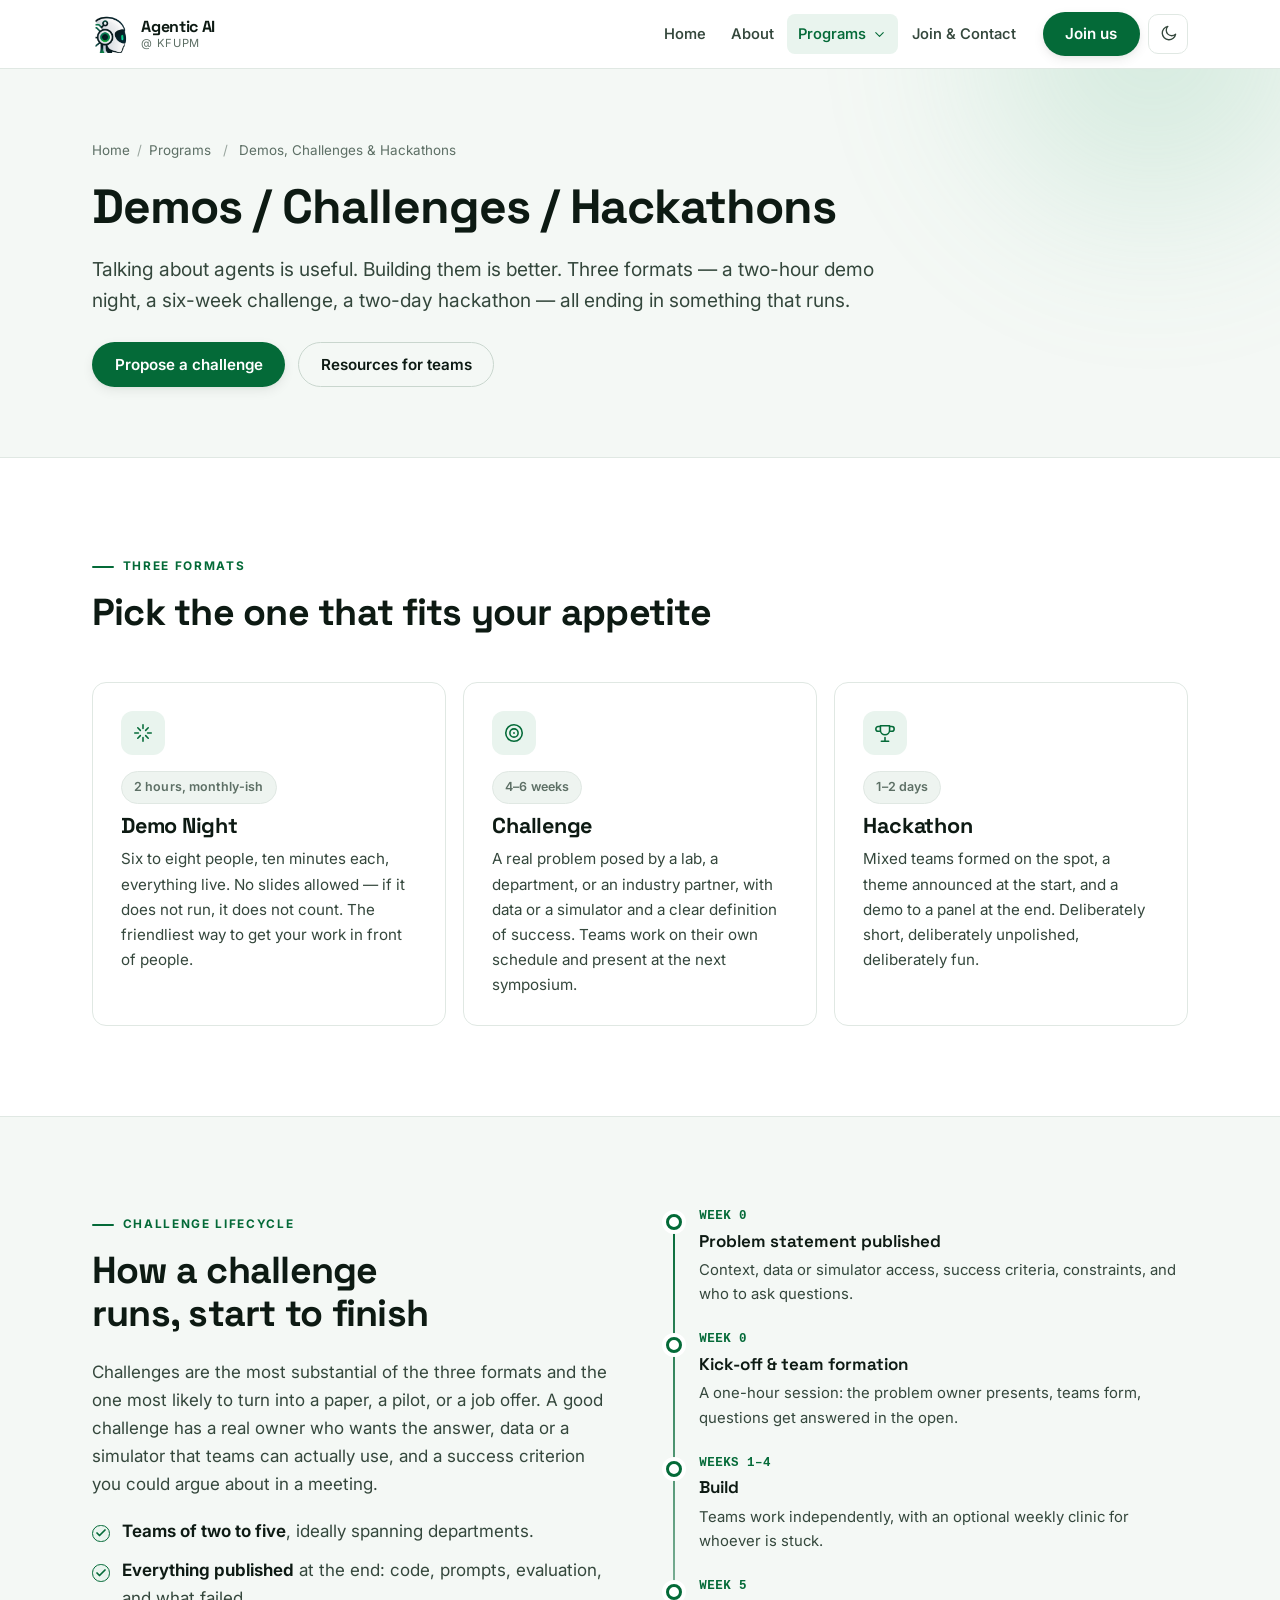
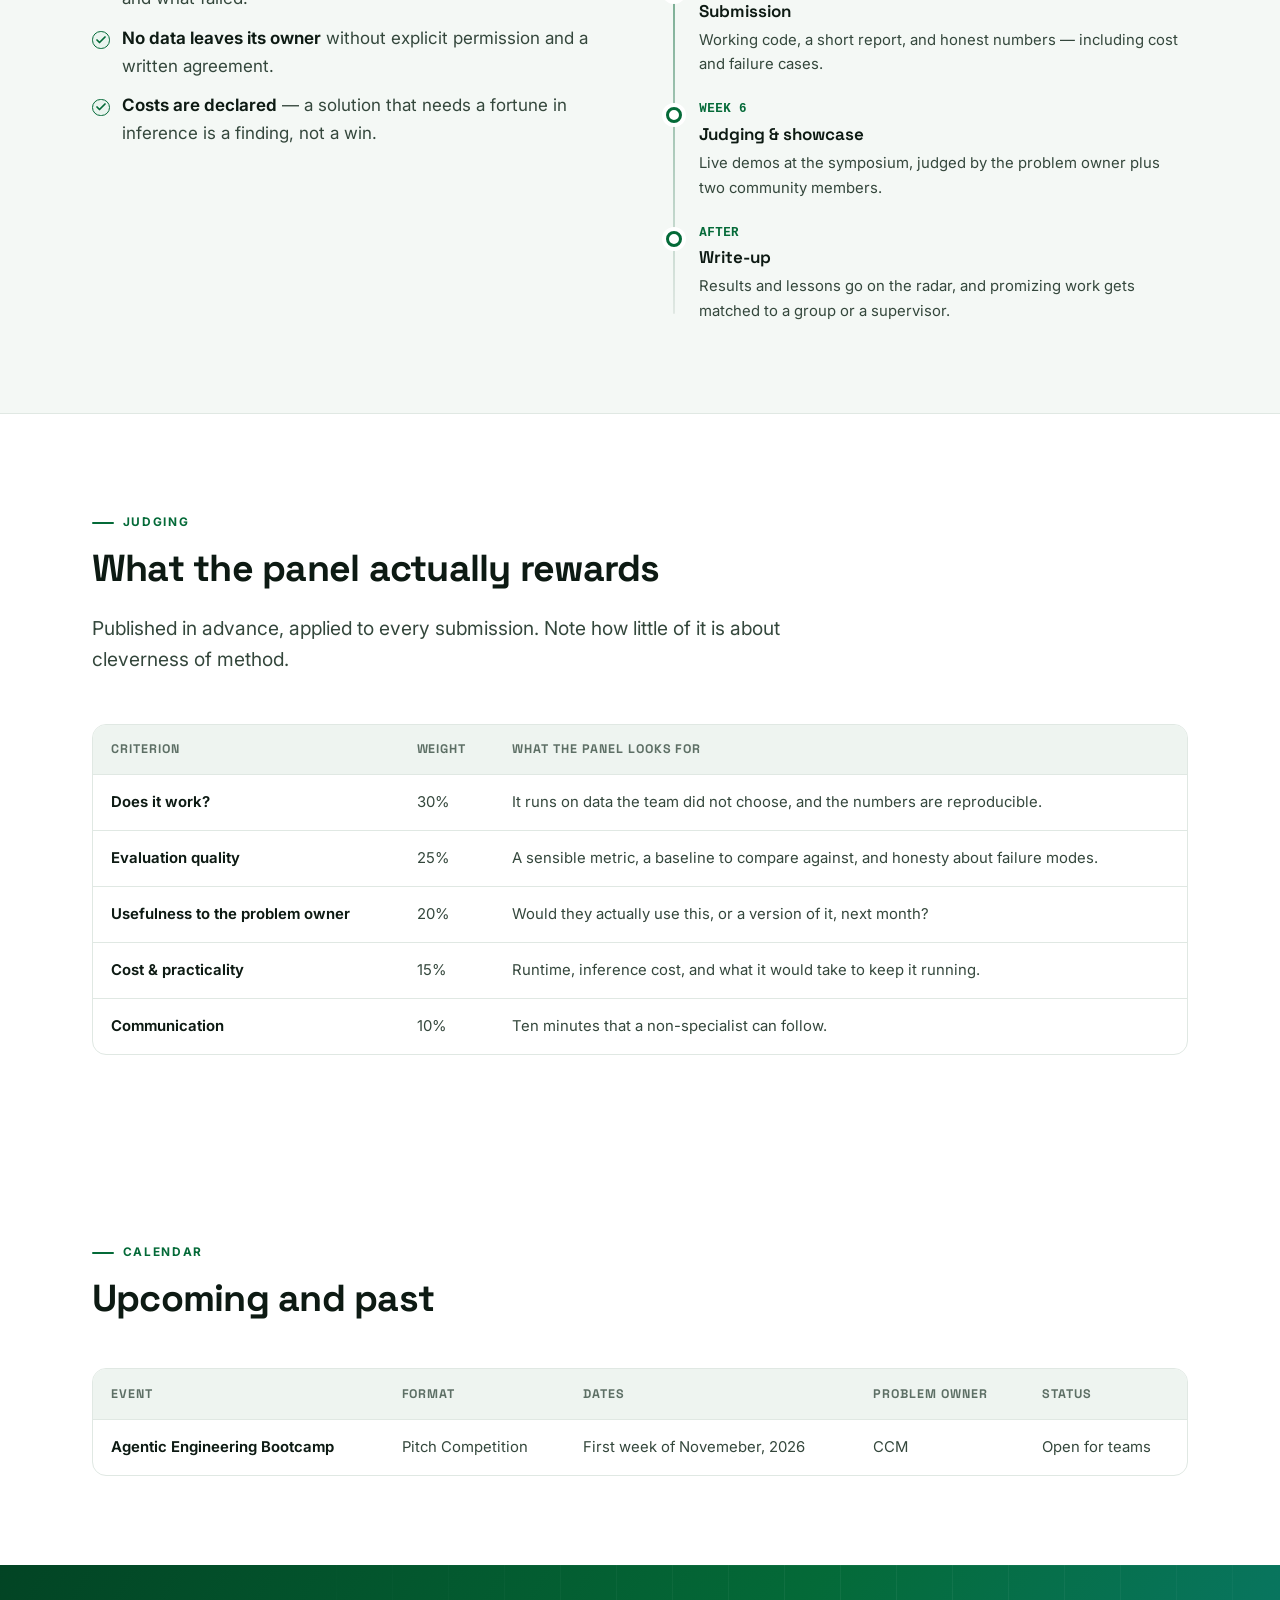
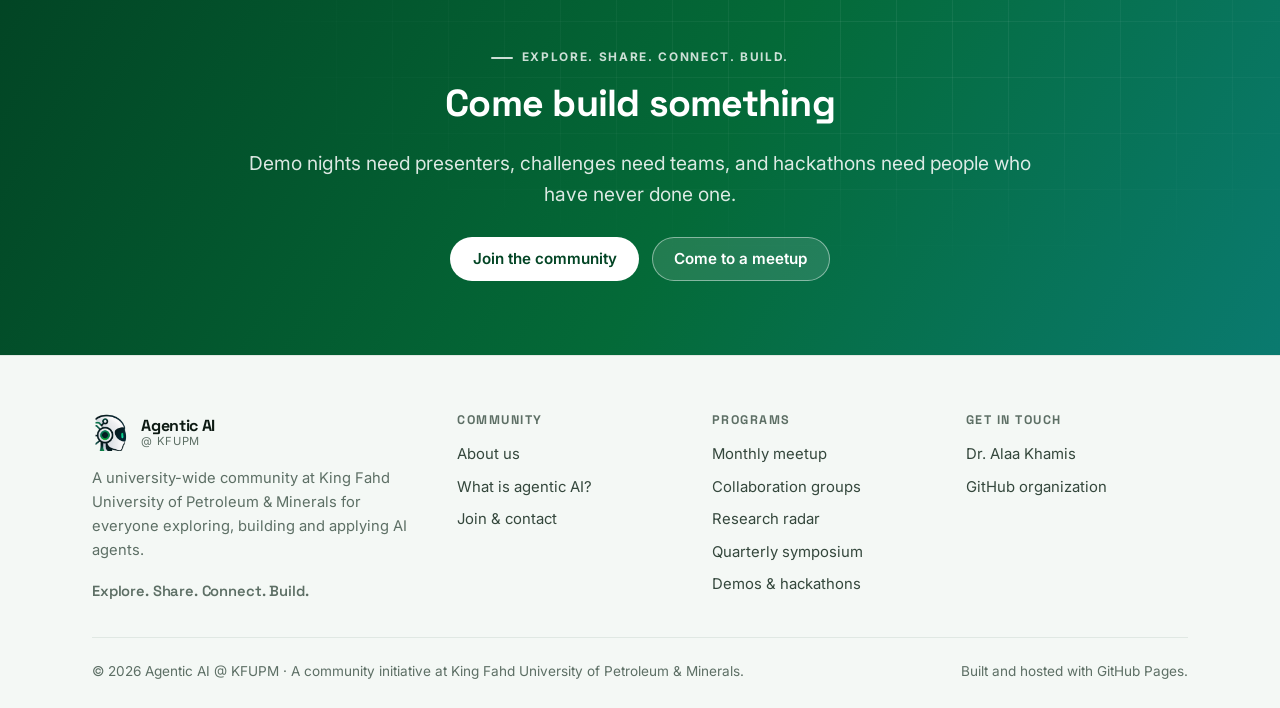
<file: challenges.html>
<!doctype html>
<html lang="en" data-theme="light">
<head>
<meta charset="utf-8">
<meta name="viewport" content="width=device-width, initial-scale=1">
<title>Demos, Challenges &amp; Hackathons &mdash; Agentic AI @ KFUPM</title>
<meta name="description" content="Demo nights, multi-week agentic AI challenges from labs and industry partners, and hackathons at KFUPM &mdash; formats, judging and how to propose one.">
<meta name="theme-color" content="#ffffff">
<meta property="og:site_name" content="Agentic AI @ KFUPM">
<meta property="og:title" content="Demos, Challenges &amp; Hackathons &mdash; Agentic AI @ KFUPM">
<meta property="og:description" content="Demo nights, multi-week agentic AI challenges from labs and industry partners, and hackathons at KFUPM &mdash; formats, judging and how to propose one.">
<meta property="og:type" content="website">
<meta property="og:image" content="assets/img/og-image.png">
<meta name="twitter:card" content="summary_large_image">
<meta name="twitter:image" content="assets/img/og-image.png">
<link rel="icon" href="assets/img/favicon.png" type="image/png">
<link rel="apple-touch-icon" href="assets/img/apple-touch-icon.png">
<link rel="preconnect" href="https://fonts.googleapis.com">
<link rel="preconnect" href="https://fonts.gstatic.com" crossorigin>
<link rel="stylesheet" href="https://fonts.googleapis.com/css2?family=Inter:wght@400;500;600;700&amp;family=Space+Grotesk:wght@500;600;700&amp;display=swap">
<link rel="stylesheet" href="assets/css/style.css">
<script>/* set the theme before first paint to avoid a flash */
(function(){try{var t=localStorage.getItem('aikfupm-theme');if(!t){t=window.matchMedia&&window.matchMedia('(prefers-color-scheme: dark)').matches?'dark':'light';}
document.documentElement.setAttribute('data-theme',t);if(t==='dark'){var m=document.querySelector('meta[name="theme-color"]');if(m)m.setAttribute('content','#08120e');}}catch(e){}})();</script>
</head>
<body>
  <a class="skip-link" href="#main">Skip to content</a>
  <header class="site-header">
    <div class="wrap nav">
      <a class="brand" href="index.html">
        <img class="brand__mark" src="assets/img/logo-mark.png" alt="" width="38" height="38">
        <span class="brand__text">
          <span class="brand__name">Agentic AI</span>
          <span class="brand__sub">@ KFUPM</span>
        </span>
      </a>

      <nav class="nav__links" id="primary-nav" aria-label="Primary">
        <a class="nav__link" href="index.html">Home</a>
        <a class="nav__link" href="about.html">About</a>
        <div class="nav__item has-current">
          <button class="nav__toggle-sub" type="button" aria-expanded="false" aria-controls="programs-menu">Programs <svg xmlns="http://www.w3.org/2000/svg" width="15" height="15" viewBox="0 0 24 24" fill="none" stroke="currentColor" stroke-width="1.7" stroke-linecap="round" stroke-linejoin="round" aria-hidden="true" class="chev"><path d="m6 9 6 6 6-6"/></svg></button>
          <div class="nav__sub" id="programs-menu">
            <a href="meetups.html">Monthly Community Meetup<span>One evening a month, every discipline</span></a>
            <a href="groups.html">Research &amp; Collaboration Groups<span>Small teams around shared questions</span></a>
            <a href="radar.html">Resource &amp; Research Radar<span>What to read, try and watch</span></a>
            <a href="symposium.html">Quarterly Symposium<span>A half-day of talks, posters and demos</span></a>
            <a href="challenges.html" aria-current="page">Demos / Challenges / Hackathons<span>Build things, together, on a deadline</span></a>
          </div>
        </div>
        <a class="nav__link" href="join.html">Join &amp; Contact</a>
        <a class="btn btn--primary nav__mobile-cta" href="join.html">Join the community</a>
      </nav>

      <div class="nav__actions">
        <a class="btn btn--primary nav__cta" href="join.html">Join us</a>
        <button class="icon-btn theme-toggle" type="button" aria-pressed="false" aria-label="Switch to dark theme"><svg xmlns="http://www.w3.org/2000/svg" width="19" height="19" viewBox="0 0 24 24" fill="none" stroke="currentColor" stroke-width="1.7" stroke-linecap="round" stroke-linejoin="round" aria-hidden="true" class="icon-sun"><circle cx="12" cy="12" r="4.2"/><path d="M12 2v2M12 20v2M4.9 4.9l1.4 1.4M17.7 17.7l1.4 1.4M2 12h2M20 12h2M4.9 19.1l1.4-1.4M17.7 6.3l1.4-1.4"/></svg><svg xmlns="http://www.w3.org/2000/svg" width="19" height="19" viewBox="0 0 24 24" fill="none" stroke="currentColor" stroke-width="1.7" stroke-linecap="round" stroke-linejoin="round" aria-hidden="true" class="icon-moon"><path d="M21 12.8A8.5 8.5 0 1 1 11.2 3a6.6 6.6 0 0 0 9.8 9.8Z"/></svg></button>
        <button class="icon-btn nav__burger" type="button" aria-expanded="false" aria-controls="primary-nav" aria-label="Open menu"><svg xmlns="http://www.w3.org/2000/svg" width="20" height="20" viewBox="0 0 24 24" fill="none" stroke="currentColor" stroke-width="1.7" stroke-linecap="round" stroke-linejoin="round" aria-hidden="true"><path d="M4 7h16M4 12h16M4 17h16"/></svg></button>
      </div>
    </div>
  </header>

  <main id="main">
    <section class="page-hero">
      <div class="wrap">
        <p class="breadcrumbs"><a href="index.html">Home</a><span>/</span>Programs <span>/</span> Demos, Challenges &amp; Hackathons</p>
        <h1>Demos / Challenges / Hackathons</h1>
        <p class="lead">Talking about agents is useful. Building them is better. Three formats &mdash; a two-hour demo night, a six-week challenge, a two-day hackathon &mdash; all ending in something that runs.</p>
        <div class="btn-row mt-md"><a class="btn btn--primary" href="#propose">Propose a challenge</a><a class="btn btn--ghost" href="#teams">Resources for teams</a></div>
      </div>
    </section>

    <section class="section">
      <div class="wrap">
        <div class="section-head">
          <p class="eyebrow">Three formats</p>
          <h2>Pick the one that fits your appetite</h2>
        </div>
        <div class="grid grid--3"><div class="card card--hover reveal"><div class="card__icon"><svg xmlns="http://www.w3.org/2000/svg" width="22" height="22" viewBox="0 0 24 24" fill="none" stroke="currentColor" stroke-width="1.7" stroke-linecap="round" stroke-linejoin="round" aria-hidden="true"><path d="M12 3v4M12 17v4M3 12h4M17 12h4M6.3 6.3l2.8 2.8M14.9 14.9l2.8 2.8M17.7 6.3l-2.8 2.8M9.1 14.9l-2.8 2.8"/></svg></div><span class="pill pill--muted" style="margin-bottom:.6rem">2 hours, monthly-ish</span><h3>Demo Night</h3><p>Six to eight people, ten minutes each, everything live. No slides allowed &mdash; if it does not run, it does not count. The friendliest way to get your work in front of people.</p></div><div class="card card--hover reveal"><div class="card__icon"><svg xmlns="http://www.w3.org/2000/svg" width="22" height="22" viewBox="0 0 24 24" fill="none" stroke="currentColor" stroke-width="1.7" stroke-linecap="round" stroke-linejoin="round" aria-hidden="true"><circle cx="12" cy="12" r="9"/><circle cx="12" cy="12" r="4.5"/><circle cx="12" cy="12" r="1" fill="currentColor" stroke="none"/></svg></div><span class="pill pill--muted" style="margin-bottom:.6rem">4&ndash;6 weeks</span><h3>Challenge</h3><p>A real problem posed by a lab, a department, or an industry partner, with data or a simulator and a clear definition of success. Teams work on their own schedule and present at the next symposium.</p></div><div class="card card--hover reveal"><div class="card__icon"><svg xmlns="http://www.w3.org/2000/svg" width="22" height="22" viewBox="0 0 24 24" fill="none" stroke="currentColor" stroke-width="1.7" stroke-linecap="round" stroke-linejoin="round" aria-hidden="true"><path d="M8 21h8M12 17v4"/><path d="M7 4h10v5a5 5 0 0 1-10 0V4Z"/><path d="M17 5h2.5a2.5 2.5 0 0 1 0 5H18M7 5H4.5a2.5 2.5 0 0 0 0 5H6"/></svg></div><span class="pill pill--muted" style="margin-bottom:.6rem">1&ndash;2 days</span><h3>Hackathon</h3><p>Mixed teams formed on the spot, a theme announced at the start, and a demo to a panel at the end. Deliberately short, deliberately unpolished, deliberately fun.</p></div></div>
      </div>
    </section>

    <section class="section section--soft">
      <div class="wrap">
        <div class="split split--sticky">
          <div>
            <p class="eyebrow">Challenge lifecycle</p>
            <h2>How a challenge runs, start to finish</h2>
            <p>Challenges are the most substantial of the three formats and the one most likely to turn into a paper,
               a pilot, or a job offer. A good challenge has a real owner who wants the answer, data or a simulator
               that teams can actually use, and a success criterion you could argue about in a meeting.</p>
            <ul class="checklist mt-md">
              <li><strong>Teams of two to five</strong>, ideally spanning departments.</li>
              <li><strong>Everything published</strong> at the end: code, prompts, evaluation, and what failed.</li>
              <li><strong>No data leaves its owner</strong> without explicit permission and a written agreement.</li>
              <li><strong>Costs are declared</strong> &mdash; a solution that needs a fortune in inference is a finding, not a win.</li>
            </ul>
          </div>
          <div>
            <ul class="timeline">
              <li><span class="t-when">Week 0</span><span class="t-what">Problem statement published</span>
                <p>Context, data or simulator access, success criteria, constraints, and who to ask questions.</p></li>
              <li><span class="t-when">Week 0</span><span class="t-what">Kick-off &amp; team formation</span>
                <p>A one-hour session: the problem owner presents, teams form, questions get answered in the open.</p></li>
              <li><span class="t-when">Weeks 1&ndash;4</span><span class="t-what">Build</span>
                <p>Teams work independently, with an optional weekly clinic for whoever is stuck.</p></li>
              <li><span class="t-when">Week 5</span><span class="t-what">Submission</span>
                <p>Working code, a short report, and honest numbers &mdash; including cost and failure cases.</p></li>
              <li><span class="t-when">Week 6</span><span class="t-what">Judging &amp; showcase</span>
                <p>Live demos at the symposium, judged by the problem owner plus two community members.</p></li>
              <li><span class="t-when">After</span><span class="t-what">Write-up</span>
                <p>Results and lessons go on the radar, and promizing work gets matched to a group or a supervisor.</p></li>
            </ul>
          </div>
        </div>
      </div>
    </section>

    <section class="section">
      <div class="wrap">
        <div class="section-head">
          <p class="eyebrow">Judging</p>
          <h2>What the panel actually rewards</h2>
          <p class="lead">Published in advance, applied to every submission. Note how little of it is about
             cleverness of method.</p>
        </div>
        <div class="table-wrap">
          <table>
            <thead><tr><th>Criterion</th><th>Weight</th><th>What the panel looks for</th></tr></thead>
            <tbody>
              <tr><td><strong>Does it work?</strong></td><td>30%</td><td>It runs on data the team did not choose, and the numbers are reproducible.</td></tr>
              <tr><td><strong>Evaluation quality</strong></td><td>25%</td><td>A sensible metric, a baseline to compare against, and honesty about failure modes.</td></tr>
              <tr><td><strong>Usefulness to the problem owner</strong></td><td>20%</td><td>Would they actually use this, or a version of it, next month?</td></tr>
              <tr><td><strong>Cost &amp; practicality</strong></td><td>15%</td><td>Runtime, inference cost, and what it would take to keep it running.</td></tr>
              <tr><td><strong>Communication</strong></td><td>10%</td><td>Ten minutes that a non-specialist can follow.</td></tr>
            </tbody>
          </table>
        </div>
        <!-- <p class="mt-md"><span class="ph">[ TBD... ]</span></p> -->
      </div>
    </section>

    <!-- <section class="section section--soft" id="propose">
      <div class="wrap">
        <div class="split">
          <div>
            <p class="eyebrow">Bring us a problem</p>
            <h2>Propose a challenge or sponsor one</h2>
            <p>If you run a lab, a department, or a team at a partner organization and you have a problem that looks
               agent-shaped, this is the cheapest way to find out whether it is. You get several independent attempts
               at it, an honest assessment, and a view of the students who worked on it.</p>
            <p><strong>To propose one, tell us:</strong></p>
            <ol>
              <li>The problem, in the terms you would use with a new hire.</li>
              <li>What data, simulator or system access teams would have &mdash; and what they would not.</li>
              <li>What a good outcome would look like, and how you would measure it.</li>
              <li>Who from your side can answer questions during the challenge.</li>
            </ol>
            <div class="btn-row mt-md">
              <a class="btn btn--primary" href="mailto:agentic-ai@kfupm.edu.sa?subject=Challenge%20proposal">Propose a challenge</a>
              <a class="btn btn--ghost" href="join.html">Talk to us first</a>
            </div>
          </div>
          <div class="stack" id="teams">
            <div class="card reveal">
              <h3>Resources for teams</h3>
              <ul class="checklist" style="margin-top:.7rem">
                <li>A starter repository with an agent skeleton and an evaluation harness. <span class="ph">[ TBD... ]</span></li>
                <li>Compute or API credits for participants. <span class="ph">[ TBD... ]</span></li>
                <li>A weekly clinic where community members help teams that are stuck.</li>
                <li>Introductions to a mentor with domain knowledge for your problem.</li>
              </ul>
            </div>
            <div class="callout reveal">
              <h4>Students: this counts</h4>
              <p>Challenge and hackathon work has become a senior project, a thesis chapter and a first paper for
                 people before. Bring it to your advisor early.</p>
            </div>
          </div>
        </div>
      </div>
    </section> -->

    <section class="section">
      <div class="wrap">
        <div class="section-head">
          <p class="eyebrow">Calendar</p>
          <h2>Upcoming and past</h2>
        </div>
        <div class="table-wrap">
          <table>
            <thead><tr><th>Event</th><th>Format</th><th>Dates</th><th>Problem owner</th><th>Status</th></tr></thead>
            <tbody>
              <tr><td><strong>Agentic Engineering Bootcamp</strong></td><td>Pitch Competition</td><td>First week of Novemeber, 2026</td><td>CCM</td><td>Open for teams</td></tr>
              <!-- <tr><td><strong><span class="ph">[ name ]</span></strong></td><td>Demo night</td><td><span class="ph">[ date ]</span></td><td>&mdash;</td><td><span class="pill">Slots available</span></td></tr>
              <tr><td><strong><span class="ph">[ name ]</span></strong></td><td>Hackathon</td><td><span class="ph">[ dates ]</span></td><td><span class="ph">[ sponsor ]</span></td><td><span class="pill pill--muted">Planned</span></td></tr> -->
            </tbody>
          </table>
        </div>
      </div>
    </section>

    <section class="cta-band">
      <div class="wrap center">
        <p class="eyebrow">Explore. Share. Connect. Build.</p>
        <h2>Come build something</h2>
        <p class="lead" style="margin-inline:auto">Demo nights need presenters, challenges need teams, and hackathons need people who have never done one.</p>
        <div class="btn-row mt-md">
          <a class="btn btn--solid-light" href="join.html">Join the community</a>
          <a class="btn btn--onbrand" href="meetups.html">Come to a meetup</a>
        </div>
      </div>
    </section>

  </main>

  <footer class="site-footer">
    <div class="wrap">
      <div class="footer__grid">
        <div>
          <a class="brand" href="index.html" style="margin-bottom:.9rem">
            <img class="brand__mark" src="assets/img/logo-mark.png" alt="" width="38" height="38">
            <span class="brand__text">
              <span class="brand__name">Agentic AI</span>
              <span class="brand__sub">@ KFUPM</span>
            </span>
          </a>
          <p>A university-wide community at King Fahd University of Petroleum &amp; Minerals for
             everyone exploring, building and applying AI agents.</p>
          <p class="footer__slogan">Explore. Share. Connect. Build.</p>
        </div>
        <div class="footer__col">
          <h4>Community</h4>
          <ul>
            <li><a href="about.html">About us</a></li>
            <li><a href="about.html#what-is-agentic-ai">What is agentic AI?</a></li>
            <li><a href="join.html">Join &amp; contact</a></li>
          </ul>
        </div>
        <div class="footer__col">
          <h4>Programs</h4>
          <ul>
            <li><a href="meetups.html">Monthly meetup</a></li>
            <li><a href="groups.html">Collaboration groups</a></li>
            <li><a href="radar.html">Research radar</a></li>
            <li><a href="symposium.html">Quarterly symposium</a></li>
            <li><a href="challenges.html">Demos &amp; hackathons</a></li>
          </ul>
        </div>
        <div class="footer__col">
          <h4>Get in touch</h4>
          <ul>
            <li><a href="mailto:alaa.rashwan@kfupm.edu.sa">Dr. Alaa Khamis</a></li>
            <li><a href="https://github.com/agenticaikfupm">GitHub organization</a></li>
          </ul>
        </div>
      </div>
      <div class="footer__bottom">
        <span>&copy; <span data-year>2026</span> Agentic AI @ KFUPM &middot; A community initiative at King Fahd University of Petroleum &amp; Minerals.</span>
        <span>Built and hosted with GitHub Pages.</span>
      </div>
    </div>
  </footer>
  <script src="assets/js/main.js"></script>
</body>
</html>
</file>
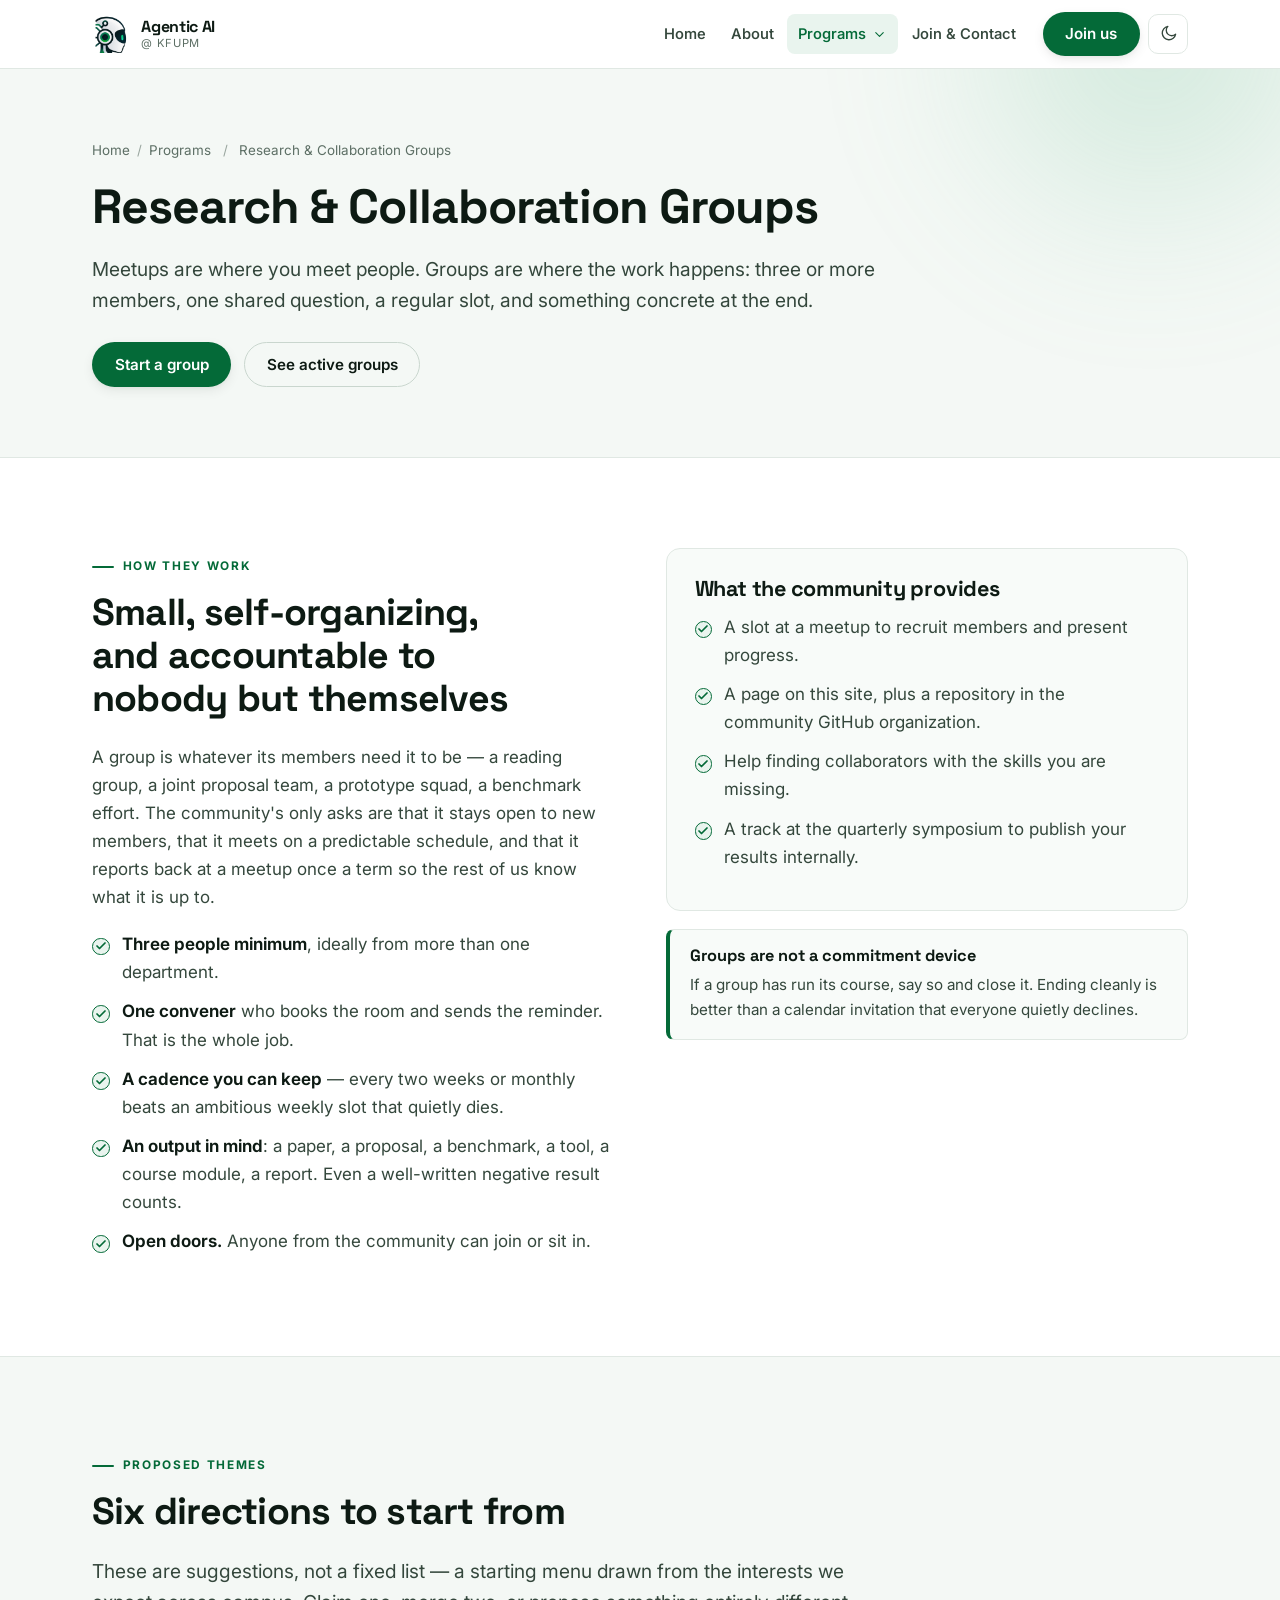
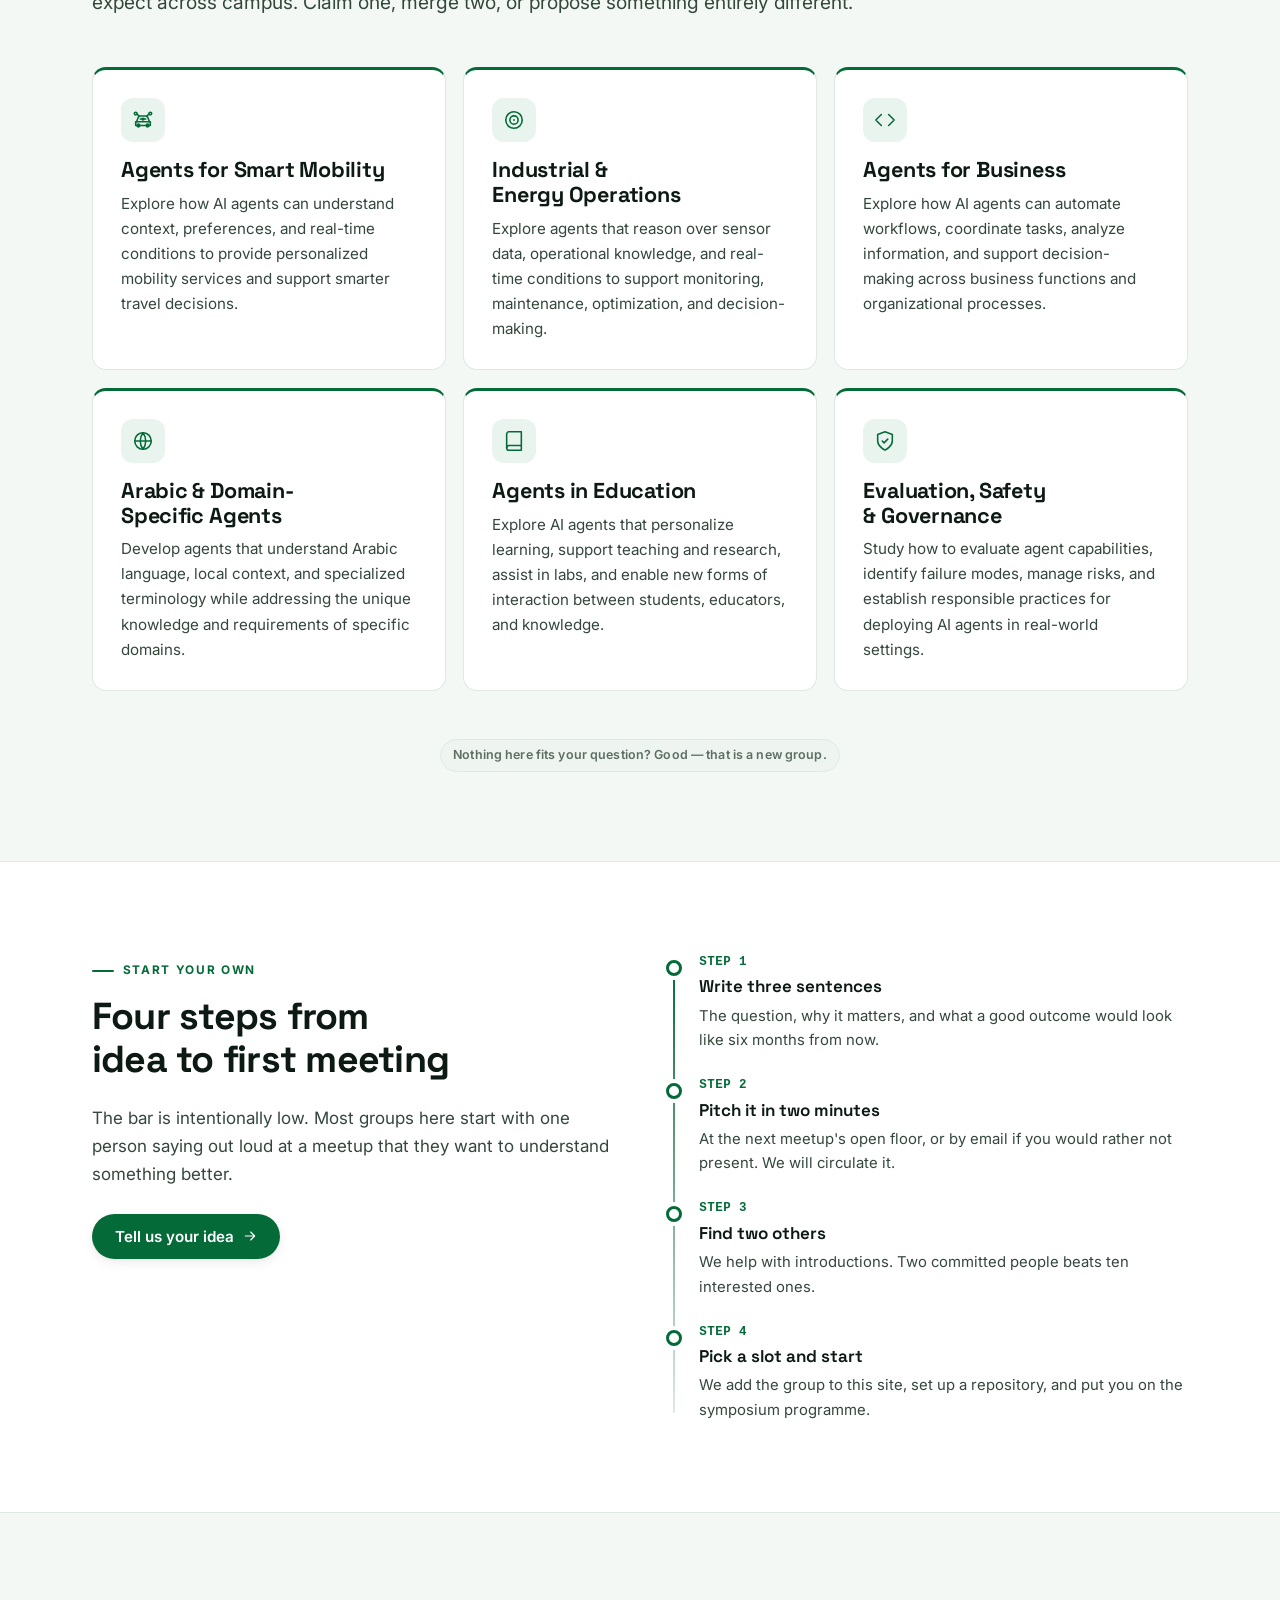
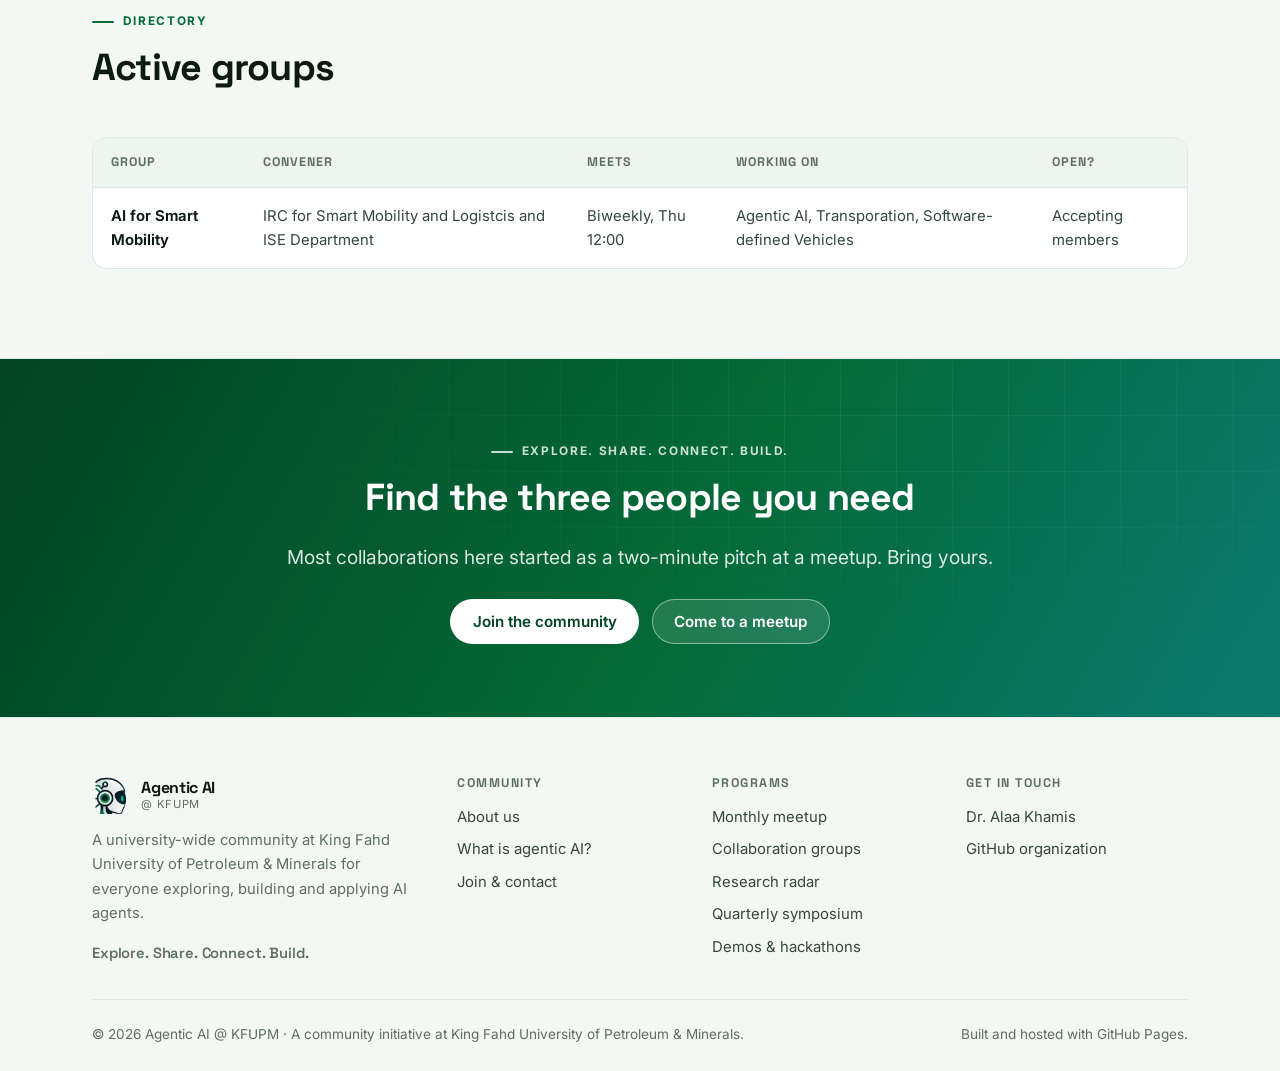
<file: groups.html>
<!doctype html>
<html lang="en" data-theme="light">
<head>
<meta charset="utf-8">
<meta name="viewport" content="width=device-width, initial-scale=1">
<title>Research &amp; Collaboration Groups &mdash; Agentic AI @ KFUPM</title>
<meta name="description" content="Small cross-disciplinary groups at KFUPM working on shared agentic AI questions: how they work, proposed themes, and how to start one.">
<meta name="theme-color" content="#ffffff">
<meta property="og:site_name" content="Agentic AI @ KFUPM">
<meta property="og:title" content="Research &amp; Collaboration Groups &mdash; Agentic AI @ KFUPM">
<meta property="og:description" content="Small cross-disciplinary groups at KFUPM working on shared agentic AI questions: how they work, proposed themes, and how to start one.">
<meta property="og:type" content="website">
<meta property="og:image" content="assets/img/og-image.png">
<meta name="twitter:card" content="summary_large_image">
<meta name="twitter:image" content="assets/img/og-image.png">
<link rel="icon" href="assets/img/favicon.png" type="image/png">
<link rel="apple-touch-icon" href="assets/img/apple-touch-icon.png">
<link rel="preconnect" href="https://fonts.googleapis.com">
<link rel="preconnect" href="https://fonts.gstatic.com" crossorigin>
<link rel="stylesheet" href="https://fonts.googleapis.com/css2?family=Inter:wght@400;500;600;700&amp;family=Space+Grotesk:wght@500;600;700&amp;display=swap">
<link rel="stylesheet" href="assets/css/style.css">
<script>/* set the theme before first paint to avoid a flash */
(function(){try{var t=localStorage.getItem('aikfupm-theme');if(!t){t=window.matchMedia&&window.matchMedia('(prefers-color-scheme: dark)').matches?'dark':'light';}
document.documentElement.setAttribute('data-theme',t);if(t==='dark'){var m=document.querySelector('meta[name="theme-color"]');if(m)m.setAttribute('content','#08120e');}}catch(e){}})();</script>
</head>
<body>
  <a class="skip-link" href="#main">Skip to content</a>
  <header class="site-header">
    <div class="wrap nav">
      <a class="brand" href="index.html">
        <img class="brand__mark" src="assets/img/logo-mark.png" alt="" width="38" height="38">
        <span class="brand__text">
          <span class="brand__name">Agentic AI</span>
          <span class="brand__sub">@ KFUPM</span>
        </span>
      </a>

      <nav class="nav__links" id="primary-nav" aria-label="Primary">
        <a class="nav__link" href="index.html">Home</a>
        <a class="nav__link" href="about.html">About</a>
        <div class="nav__item has-current">
          <button class="nav__toggle-sub" type="button" aria-expanded="false" aria-controls="programs-menu">Programs <svg xmlns="http://www.w3.org/2000/svg" width="15" height="15" viewBox="0 0 24 24" fill="none" stroke="currentColor" stroke-width="1.7" stroke-linecap="round" stroke-linejoin="round" aria-hidden="true" class="chev"><path d="m6 9 6 6 6-6"/></svg></button>
          <div class="nav__sub" id="programs-menu">
            <a href="meetups.html">Monthly Community Meetup<span>One evening a month, every discipline</span></a>
            <a href="groups.html" aria-current="page">Research &amp; Collaboration Groups<span>Small teams around shared questions</span></a>
            <a href="radar.html">Resource &amp; Research Radar<span>What to read, try and watch</span></a>
            <a href="symposium.html">Quarterly Symposium<span>A half-day of talks, posters and demos</span></a>
            <a href="challenges.html">Demos / Challenges / Hackathons<span>Build things, together, on a deadline</span></a>
          </div>
        </div>
        <a class="nav__link" href="join.html">Join &amp; Contact</a>
        <a class="btn btn--primary nav__mobile-cta" href="join.html">Join the community</a>
      </nav>

      <div class="nav__actions">
        <a class="btn btn--primary nav__cta" href="join.html">Join us</a>
        <button class="icon-btn theme-toggle" type="button" aria-pressed="false" aria-label="Switch to dark theme"><svg xmlns="http://www.w3.org/2000/svg" width="19" height="19" viewBox="0 0 24 24" fill="none" stroke="currentColor" stroke-width="1.7" stroke-linecap="round" stroke-linejoin="round" aria-hidden="true" class="icon-sun"><circle cx="12" cy="12" r="4.2"/><path d="M12 2v2M12 20v2M4.9 4.9l1.4 1.4M17.7 17.7l1.4 1.4M2 12h2M20 12h2M4.9 19.1l1.4-1.4M17.7 6.3l1.4-1.4"/></svg><svg xmlns="http://www.w3.org/2000/svg" width="19" height="19" viewBox="0 0 24 24" fill="none" stroke="currentColor" stroke-width="1.7" stroke-linecap="round" stroke-linejoin="round" aria-hidden="true" class="icon-moon"><path d="M21 12.8A8.5 8.5 0 1 1 11.2 3a6.6 6.6 0 0 0 9.8 9.8Z"/></svg></button>
        <button class="icon-btn nav__burger" type="button" aria-expanded="false" aria-controls="primary-nav" aria-label="Open menu"><svg xmlns="http://www.w3.org/2000/svg" width="20" height="20" viewBox="0 0 24 24" fill="none" stroke="currentColor" stroke-width="1.7" stroke-linecap="round" stroke-linejoin="round" aria-hidden="true"><path d="M4 7h16M4 12h16M4 17h16"/></svg></button>
      </div>
    </div>
  </header>

  <main id="main">
    <section class="page-hero">
      <div class="wrap">
        <p class="breadcrumbs"><a href="index.html">Home</a><span>/</span>Programs <span>/</span> Research &amp; Collaboration Groups</p>
        <h1>Research &amp; Collaboration Groups</h1>
        <p class="lead">Meetups are where you meet people. Groups are where the work happens: three or more members, one shared question, a regular slot, and something concrete at the end.</p>
        <div class="btn-row mt-md"><a class="btn btn--primary" href="#start">Start a group</a><a class="btn btn--ghost" href="#active">See active groups</a></div>
      </div>
    </section>

    <section class="section">
      <div class="wrap">
        <div class="split">
          <div>
            <p class="eyebrow">How they work</p>
            <h2>Small, self-organizing, and accountable to nobody but themselves</h2>
            <p>A group is whatever its members need it to be &mdash; a reading group, a joint proposal team, a
               prototype squad, a benchmark effort. The community's only asks are that it stays open to new members,
               that it meets on a predictable schedule, and that it reports back at a meetup once a term so the rest
               of us know what it is up to.</p>
            <ul class="checklist mt-md">
              <li><strong>Three people minimum</strong>, ideally from more than one department.</li>
              <li><strong>One convener</strong> who books the room and sends the reminder. That is the whole job.</li>
              <li><strong>A cadence you can keep</strong> &mdash; every two weeks or monthly beats an ambitious weekly slot that quietly dies.</li>
              <li><strong>An output in mind</strong>: a paper, a proposal, a benchmark, a tool, a course module, a report. Even a well-written negative result counts.</li>
              <li><strong>Open doors.</strong> Anyone from the community can join or sit in.</li>
            </ul>
          </div>
          <div class="stack">
            <div class="card card--soft reveal">
              <h3>What the community provides</h3>
              <ul class="checklist" style="margin-top:.7rem">
                <li>A slot at a meetup to recruit members and present progress.</li>
                <li>A page on this site, plus a repository in the community GitHub organization.</li>
                <li>Help finding collaborators with the skills you are missing.</li>
                <li>A track at the quarterly symposium to publish your results internally.</li>
                <!-- <li><span class="ph">[ add anything else you can offer: rooms, compute, cloud credits, seed funding, admin support ]</span></li> -->
              </ul>
            </div>
            <div class="callout reveal">
              <h4>Groups are not a commitment device</h4>
              <p>If a group has run its course, say so and close it. Ending cleanly is better than a calendar
                 invitation that everyone quietly declines.</p>
            </div>
          </div>
        </div>
      </div>
    </section>

    <section class="section section--soft">
      <div class="wrap">
        <div class="section-head">
          <p class="eyebrow">Proposed themes</p>
          <h2>Six directions to start from</h2>
          <p class="lead">These are suggestions, not a fixed list &mdash; a starting menu drawn from the interests
             we expect across campus. Claim one, merge two, or propose something entirely different.</p>
        </div>
        <!-- <div class="grid grid--3"><div class="card card--hover card--accent reveal"><div class="card__icon"><svg xmlns="http://www.w3.org/2000/svg" width="22" height="22" viewBox="0 0 24 24" fill="none" stroke="currentColor" stroke-width="1.7" stroke-linecap="round" stroke-linejoin="round" aria-hidden="true"><path d="M10 2v7.5L4.6 18A2 2 0 0 0 6.3 21h11.4a2 2 0 0 0 1.7-3L14 9.5V2"/><path d="M8 2h8M7.5 14h9"/></svg></div><h3>Agents for Scientific Discovery</h3><p>Literature sweeps, hypothesis generation, simulation campaigns, and lab automation. Can an agent run a credible, reproducible experimental loop &mdash; and how would we know?</p></div><div class="card card--hover card--accent reveal"><div class="card__icon"><svg xmlns="http://www.w3.org/2000/svg" width="22" height="22" viewBox="0 0 24 24" fill="none" stroke="currentColor" stroke-width="1.7" stroke-linecap="round" stroke-linejoin="round" aria-hidden="true"><circle cx="12" cy="12" r="9"/><circle cx="12" cy="12" r="4.5"/><circle cx="12" cy="12" r="1" fill="currentColor" stroke="none"/></svg></div><h3>Industrial &amp; Energy Operations</h3><p>Agents over sensor data, maintenance records, and operating procedures. Reliability, cost, and the approval boundary between an agent's plan and a human decision.</p></div><div class="card card--hover card--accent reveal"><div class="card__icon"><svg xmlns="http://www.w3.org/2000/svg" width="22" height="22" viewBox="0 0 24 24" fill="none" stroke="currentColor" stroke-width="1.7" stroke-linecap="round" stroke-linejoin="round" aria-hidden="true"><path d="M16 18l6-6-6-6M8 6l-6 6 6 6"/></svg></div><h3>Agent Engineering &amp; Infrastructure</h3><p>The unglamorous half: orchestration frameworks, tool interfaces, retrieval, memory, observability, cost control, and running all of it on real infrastructure.</p></div><div class="card card--hover card--accent reveal"><div class="card__icon"><svg xmlns="http://www.w3.org/2000/svg" width="22" height="22" viewBox="0 0 24 24" fill="none" stroke="currentColor" stroke-width="1.7" stroke-linecap="round" stroke-linejoin="round" aria-hidden="true"><path d="M12 22s8-4 8-10V5l-8-3-8 3v7c0 6 8 10 8 10Z"/><path d="m9 12 2 2 4-4"/></svg></div><h3>Evaluation, Safety &amp; Governance</h3><p>How do you measure whether an agent works? Benchmarks, failure taxonomies, red-teaming, and policy for agent use in research, teaching and university operations.</p></div><div class="card card--hover card--accent reveal"><div class="card__icon"><svg xmlns="http://www.w3.org/2000/svg" width="22" height="22" viewBox="0 0 24 24" fill="none" stroke="currentColor" stroke-width="1.7" stroke-linecap="round" stroke-linejoin="round" aria-hidden="true"><path d="M4 19.5A2.5 2.5 0 0 1 6.5 17H20"/><path d="M6.5 2H20v20H6.5A2.5 2.5 0 0 1 4 19.5v-15A2.5 2.5 0 0 1 6.5 2Z"/></svg></div><h3>Agents in Education</h3><p>Tutors that guide rather than answer, agent-assisted labs, and the harder question of what assessment and academic integrity mean now.</p></div><div class="card card--hover card--accent reveal"><div class="card__icon"><svg xmlns="http://www.w3.org/2000/svg" width="22" height="22" viewBox="0 0 24 24" fill="none" stroke="currentColor" stroke-width="1.7" stroke-linecap="round" stroke-linejoin="round" aria-hidden="true"><circle cx="12" cy="12" r="9"/><path d="M3 12h18M12 3a15 15 0 0 1 0 18 15 15 0 0 1 0-18Z"/></svg></div><h3>Arabic &amp; Domain-Specific Agents</h3><p>Performance in Arabic and in specialist technical domains: data, evaluation sets, terminology, and the gaps general-purpose systems leave behind.</p></div></div> -->
        <div class="grid grid--3">
  <div class="card card--hover card--accent reveal">
    <div class="card__icon">
      <svg xmlns="http://www.w3.org/2000/svg" width="22" height="22"
          viewBox="0 0 24 24" fill="none" stroke="currentColor"
          stroke-width="1.7" stroke-linecap="round" stroke-linejoin="round"
          aria-hidden="true">
        <!-- Connected mobility nodes -->
        <circle cx="4" cy="5" r="1.5"/>
        <circle cx="20" cy="5" r="1.5"/>
        <path d="M5.5 5.5 8 8M18.5 5.5 16 8"/>

        <!-- Vehicle -->
        <path d="M5 14l1.8-5A2 2 0 0 1 8.7 7.7h6.6A2 2 0 0 1 17.2 9l1.8 5"/>
        <path d="M4 14h16v4H4z"/>
        <circle cx="7" cy="18" r="1.5"/>
        <circle cx="17" cy="18" r="1.5"/>

        <!-- Smart connection -->
        <path d="M9 11h6"/>
        <circle cx="12" cy="11" r="1"/>
      </svg>
    </div>
    <h3>Agents for Smart Mobility</h3>
    <p>Explore how AI agents can understand context, preferences, and real-time conditions to provide personalized mobility services and support smarter travel decisions.</p>
  </div>

  <div class="card card--hover card--accent reveal">
    <div class="card__icon">
      <svg xmlns="http://www.w3.org/2000/svg" width="22" height="22" viewBox="0 0 24 24" fill="none" stroke="currentColor" stroke-width="1.7" stroke-linecap="round" stroke-linejoin="round" aria-hidden="true">
        <circle cx="12" cy="12" r="9"/>
        <circle cx="12" cy="12" r="4.5"/>
        <circle cx="12" cy="12" r="1" fill="currentColor" stroke="none"/>
      </svg>
    </div>
    <h3>Industrial &amp; Energy Operations</h3>
    <p>Explore agents that reason over sensor data, operational knowledge, and real-time conditions to support monitoring, maintenance, optimization, and decision-making.</p>
  </div>

  <div class="card card--hover card--accent reveal">
    <div class="card__icon">
      <svg xmlns="http://www.w3.org/2000/svg" width="22" height="22" viewBox="0 0 24 24" fill="none" stroke="currentColor" stroke-width="1.7" stroke-linecap="round" stroke-linejoin="round" aria-hidden="true">
        <path d="M16 18l6-6-6-6M8 6l-6 6 6 6"/>
      </svg>
    </div>
    <h3>Agents for Business</h3>
    <p>Explore how AI agents can automate workflows, coordinate tasks, analyze information, and support decision-making across business functions and organizational processes.</p>
  </div>

  <div class="card card--hover card--accent reveal">
    <div class="card__icon">
      <svg xmlns="http://www.w3.org/2000/svg" width="22" height="22" viewBox="0 0 24 24" fill="none" stroke="currentColor" stroke-width="1.7" stroke-linecap="round" stroke-linejoin="round" aria-hidden="true">
        <circle cx="12" cy="12" r="9"/>
        <path d="M3 12h18M12 3a15 15 0 0 1 0 18 15 15 0 0 1 0-18Z"/>
      </svg>
    </div>
    <h3>Arabic &amp; Domain-Specific Agents</h3>
    <p>Develop agents that understand Arabic language, local context, and specialized terminology while addressing the unique knowledge and requirements of specific domains.</p>
  </div>

  <div class="card card--hover card--accent reveal">
    <div class="card__icon">
      <svg xmlns="http://www.w3.org/2000/svg" width="22" height="22" viewBox="0 0 24 24" fill="none" stroke="currentColor" stroke-width="1.7" stroke-linecap="round" stroke-linejoin="round" aria-hidden="true">
        <path d="M4 19.5A2.5 2.5 0 0 1 6.5 17H20"/>
        <path d="M6.5 2H20v20H6.5A2.5 2.5 0 0 1 4 19.5v-15A2.5 2.5 0 0 1 6.5 2Z"/>
      </svg>
    </div>
    <h3>Agents in Education</h3>
    <p>Explore AI agents that personalize learning, support teaching and research, assist in labs, and enable new forms of interaction between students, educators, and knowledge.</p>
  </div>

  <div class="card card--hover card--accent reveal">
    <div class="card__icon">
      <svg xmlns="http://www.w3.org/2000/svg" width="22" height="22" viewBox="0 0 24 24" fill="none" stroke="currentColor" stroke-width="1.7" stroke-linecap="round" stroke-linejoin="round" aria-hidden="true">
        <path d="M12 22s8-4 8-10V5l-8-3-8 3v7c0 6 8 10 8 10Z"/>
        <path d="m9 12 2 2 4-4"/>
      </svg>
    </div>
    <h3>Evaluation, Safety &amp; Governance</h3>
    <p>Study how to evaluate agent capabilities, identify failure modes, manage risks, and establish responsible practices for deploying AI agents in real-world settings.</p>
  </div>
</div>

        <p class="center mt-lg"><span class="pill pill--muted">Nothing here fits your question? Good &mdash; that is a new group.</span></p>
      </div>
    </section>

    <section class="section" id="start">
      <div class="wrap">
        <div class="split split--sticky">
          <div>
            <p class="eyebrow">Start your own</p>
            <h2>Four steps from idea to first meeting</h2>
            <p>The bar is intentionally low. Most groups here start with one person saying out loud at a meetup that
               they want to understand something better.</p>
            <p class="mt-md"><a class="btn btn--primary" href="join.html">Tell us your idea <svg xmlns="http://www.w3.org/2000/svg" width="16" height="16" viewBox="0 0 24 24" fill="none" stroke="currentColor" stroke-width="1.7" stroke-linecap="round" stroke-linejoin="round" aria-hidden="true"><path d="M5 12h14M13 6l6 6-6 6"/></svg></a></p>
          </div>
          <div>
            <ul class="timeline">
              <li><span class="t-when">Step 1</span><span class="t-what">Write three sentences</span>
                <p>The question, why it matters, and what a good outcome would look like six months from now.</p></li>
              <li><span class="t-when">Step 2</span><span class="t-what">Pitch it in two minutes</span>
                <p>At the next meetup's open floor, or by email if you would rather not present. We will circulate it.</p></li>
              <li><span class="t-when">Step 3</span><span class="t-what">Find two others</span>
                <p>We help with introductions. Two committed people beats ten interested ones.</p></li>
              <li><span class="t-when">Step 4</span><span class="t-what">Pick a slot and start</span>
                <p>We add the group to this site, set up a repository, and put you on the symposium programme.</p></li>
            </ul>
          </div>
        </div>
      </div>
    </section>

    <section class="section section--soft" id="active">
      <div class="wrap">
        <div class="section-head">
          <p class="eyebrow">Directory</p>
          <h2>Active groups</h2>
        </div>
        <div class="table-wrap">
          <table>
            <thead><tr><th>Group</th><th>Convener</th><th>Meets</th><th>Working on</th><th>Open?</th></tr></thead>
            <tbody>
              <tr><td><strong>AI for Smart Mobility</strong></td><td>IRC for Smart Mobility and Logistcis and ISE Department</td><td>Biweekly, Thu 12:00</td><td>Agentic AI, Transporation, Software-defined Vehicles</td><td>Accepting members</td></tr>
              <!-- <tr><td><strong><span class="ph">[ group name ]</span></strong></td><td><span class="ph">[ name, dept ]</span></td><td><span class="ph">[ cadence ]</span></td><td><span class="ph">[ current focus / output ]</span></td><td><span class="pill">Accepting members</span></td></tr> -->
            </tbody>
          </table>
        </div>
      </div>
    </section>

    <section class="cta-band">
      <div class="wrap center">
        <p class="eyebrow">Explore. Share. Connect. Build.</p>
        <h2>Find the three people you need</h2>
        <p class="lead" style="margin-inline:auto">Most collaborations here started as a two-minute pitch at a meetup. Bring yours.</p>
        <div class="btn-row mt-md">
          <a class="btn btn--solid-light" href="join.html">Join the community</a>
          <a class="btn btn--onbrand" href="meetups.html">Come to a meetup</a>
        </div>
      </div>
    </section>

  </main>

  <footer class="site-footer">
    <div class="wrap">
      <div class="footer__grid">
        <div>
          <a class="brand" href="index.html" style="margin-bottom:.9rem">
            <img class="brand__mark" src="assets/img/logo-mark.png" alt="" width="38" height="38">
            <span class="brand__text">
              <span class="brand__name">Agentic AI</span>
              <span class="brand__sub">@ KFUPM</span>
            </span>
          </a>
          <p>A university-wide community at King Fahd University of Petroleum &amp; Minerals for
             everyone exploring, building and applying AI agents.</p>
          <p class="footer__slogan">Explore. Share. Connect. Build.</p>
        </div>
        <div class="footer__col">
          <h4>Community</h4>
          <ul>
            <li><a href="about.html">About us</a></li>
            <li><a href="about.html#what-is-agentic-ai">What is agentic AI?</a></li>
            <li><a href="join.html">Join &amp; contact</a></li>
          </ul>
        </div>
        <div class="footer__col">
          <h4>Programs</h4>
          <ul>
            <li><a href="meetups.html">Monthly meetup</a></li>
            <li><a href="groups.html">Collaboration groups</a></li>
            <li><a href="radar.html">Research radar</a></li>
            <li><a href="symposium.html">Quarterly symposium</a></li>
            <li><a href="challenges.html">Demos &amp; hackathons</a></li>
          </ul>
        </div>
        <div class="footer__col">
          <h4>Get in touch</h4>
          <ul>
            <li><a href="mailto:alaa.rashwan@kfupm.edu.sa">Dr. Alaa Khamis</a></li>
            <li><a href="https://github.com/agenticaikfupm">GitHub organization</a></li>
          </ul>
        </div>
      </div>
      <div class="footer__bottom">
        <span>&copy; <span data-year>2026</span> Agentic AI @ KFUPM &middot; A community initiative at King Fahd University of Petroleum &amp; Minerals.</span>
        <span>Built and hosted with GitHub Pages.</span>
      </div>
    </div>
  </footer>
  <script src="assets/js/main.js"></script>
</body>
</html>
</file>
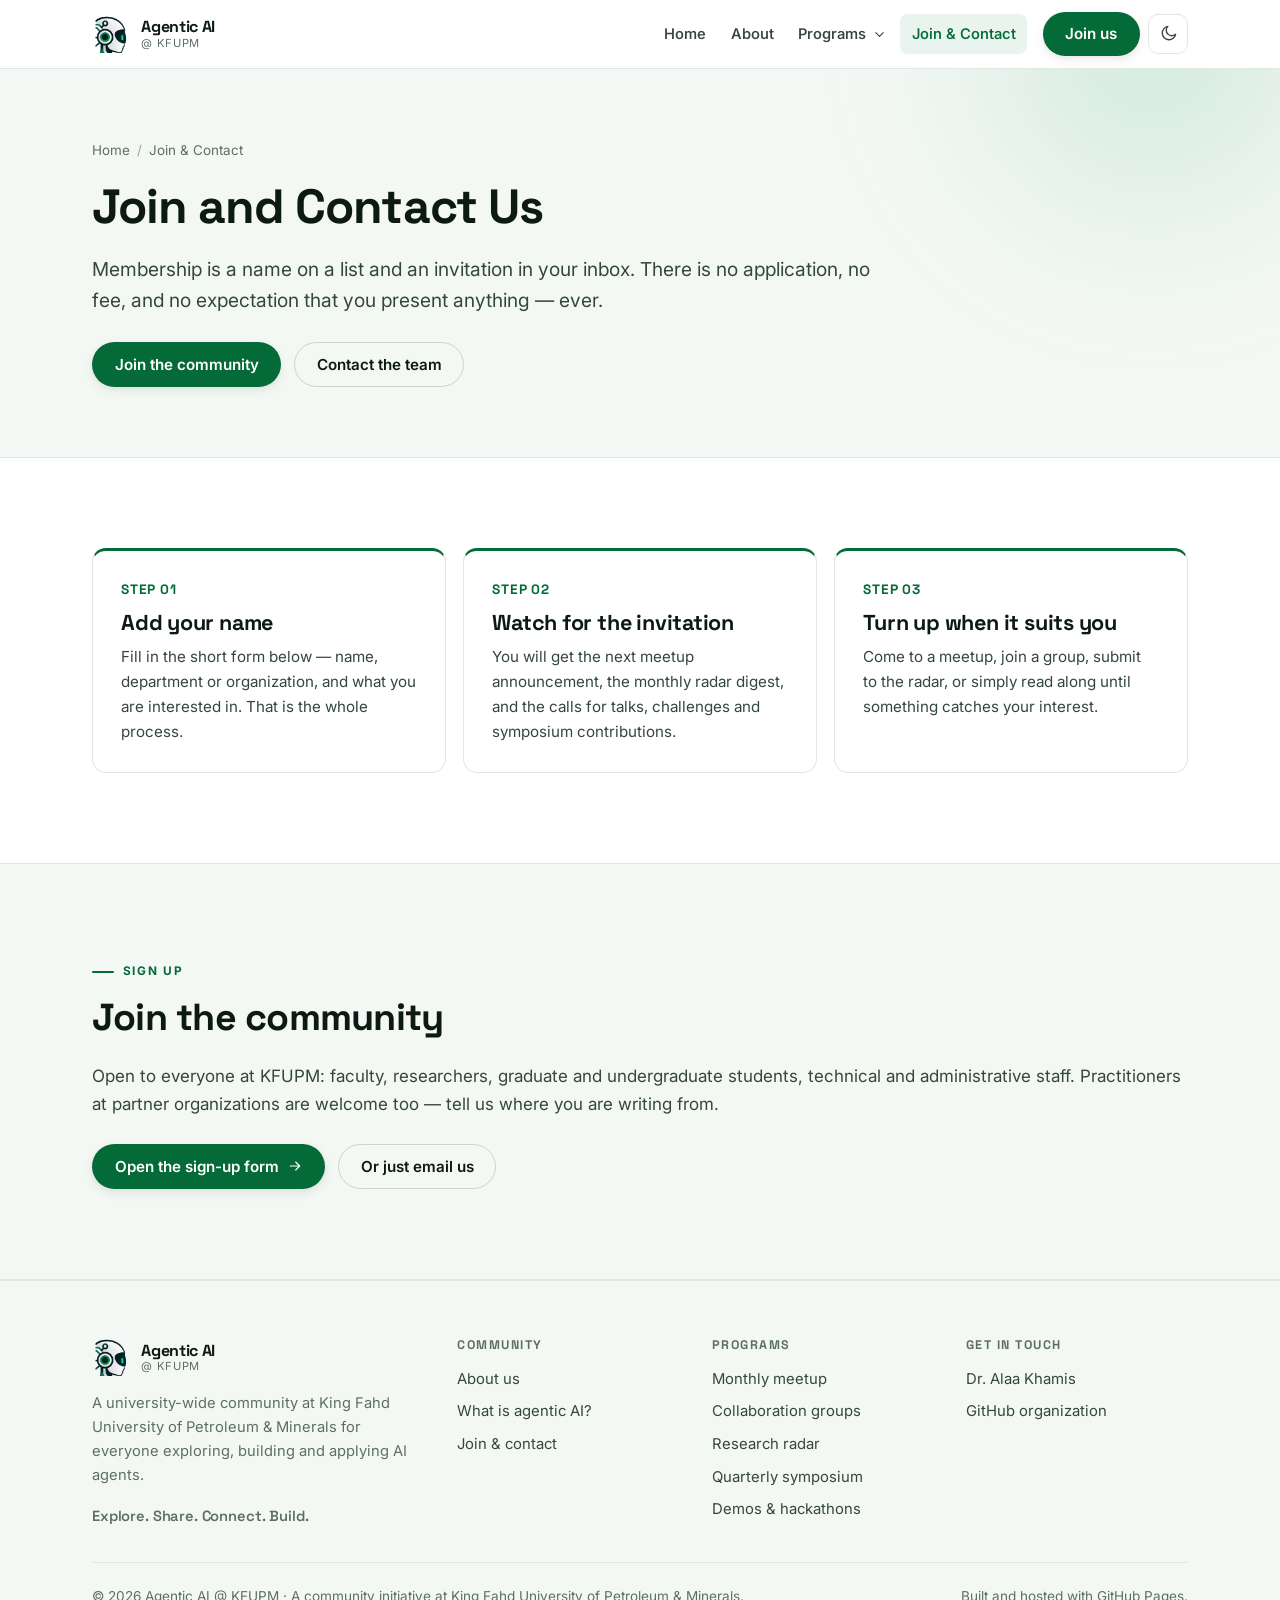
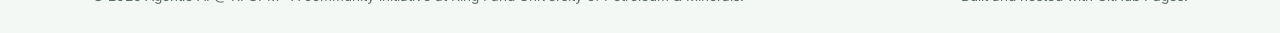
<file: join.html>
<!doctype html>
<html lang="en" data-theme="light">
<head>
<meta charset="utf-8">
<meta name="viewport" content="width=device-width, initial-scale=1">
<title>Join and Contact Us &mdash; Agentic AI @ KFUPM</title>
<meta name="description" content="How to join the Agentic AI @ KFUPM community, ways to contribute, contact details for the organizing team, and answers to common questions.">
<meta name="theme-color" content="#ffffff">
<meta property="og:site_name" content="Agentic AI @ KFUPM">
<meta property="og:title" content="Join and Contact Us &mdash; Agentic AI @ KFUPM">
<meta property="og:description" content="How to join the Agentic AI @ KFUPM community, ways to contribute, contact details for the organizing team, and answers to common questions.">
<meta property="og:type" content="website">
<meta property="og:image" content="assets/img/og-image.png">
<meta name="twitter:card" content="summary_large_image">
<meta name="twitter:image" content="assets/img/og-image.png">
<link rel="icon" href="assets/img/favicon.png" type="image/png">
<link rel="apple-touch-icon" href="assets/img/apple-touch-icon.png">
<link rel="preconnect" href="https://fonts.googleapis.com">
<link rel="preconnect" href="https://fonts.gstatic.com" crossorigin>
<link rel="stylesheet" href="https://fonts.googleapis.com/css2?family=Inter:wght@400;500;600;700&amp;family=Space+Grotesk:wght@500;600;700&amp;display=swap">
<link rel="stylesheet" href="assets/css/style.css">
<script>/* set the theme before first paint to avoid a flash */
(function(){try{var t=localStorage.getItem('aikfupm-theme');if(!t){t=window.matchMedia&&window.matchMedia('(prefers-color-scheme: dark)').matches?'dark':'light';}
document.documentElement.setAttribute('data-theme',t);if(t==='dark'){var m=document.querySelector('meta[name="theme-color"]');if(m)m.setAttribute('content','#08120e');}}catch(e){}})();</script>
</head>
<body>
  <a class="skip-link" href="#main">Skip to content</a>
  <header class="site-header">
    <div class="wrap nav">
      <a class="brand" href="index.html">
        <img class="brand__mark" src="assets/img/logo-mark.png" alt="" width="38" height="38">
        <span class="brand__text">
          <span class="brand__name">Agentic AI</span>
          <span class="brand__sub">@ KFUPM</span>
        </span>
      </a>

      <nav class="nav__links" id="primary-nav" aria-label="Primary">
        <a class="nav__link" href="index.html">Home</a>
        <a class="nav__link" href="about.html">About</a>
        <div class="nav__item ">
          <button class="nav__toggle-sub" type="button" aria-expanded="false" aria-controls="programs-menu">Programs <svg xmlns="http://www.w3.org/2000/svg" width="15" height="15" viewBox="0 0 24 24" fill="none" stroke="currentColor" stroke-width="1.7" stroke-linecap="round" stroke-linejoin="round" aria-hidden="true" class="chev"><path d="m6 9 6 6 6-6"/></svg></button>
          <div class="nav__sub" id="programs-menu">
            <a href="meetups.html">Monthly Community Meetup<span>One evening a month, every discipline</span></a>
            <a href="groups.html">Research &amp; Collaboration Groups<span>Small teams around shared questions</span></a>
            <a href="radar.html">Resource &amp; Research Radar<span>What to read, try and watch</span></a>
            <a href="symposium.html">Quarterly Symposium<span>A half-day of talks, posters and demos</span></a>
            <a href="challenges.html">Demos / Challenges / Hackathons<span>Build things, together, on a deadline</span></a>
          </div>
        </div>
        <a class="nav__link" href="https://forms.cloud.microsoft/r/qfsNFPrv7t" aria-current="page">Join &amp; Contact</a>
        <a class="btn btn--primary nav__mobile-cta" href="join.html">Join the community</a>
      </nav>

      <div class="nav__actions">
        <a class="btn btn--primary nav__cta" href="join.html">Join us</a>
        <button class="icon-btn theme-toggle" type="button" aria-pressed="false" aria-label="Switch to dark theme"><svg xmlns="http://www.w3.org/2000/svg" width="19" height="19" viewBox="0 0 24 24" fill="none" stroke="currentColor" stroke-width="1.7" stroke-linecap="round" stroke-linejoin="round" aria-hidden="true" class="icon-sun"><circle cx="12" cy="12" r="4.2"/><path d="M12 2v2M12 20v2M4.9 4.9l1.4 1.4M17.7 17.7l1.4 1.4M2 12h2M20 12h2M4.9 19.1l1.4-1.4M17.7 6.3l1.4-1.4"/></svg><svg xmlns="http://www.w3.org/2000/svg" width="19" height="19" viewBox="0 0 24 24" fill="none" stroke="currentColor" stroke-width="1.7" stroke-linecap="round" stroke-linejoin="round" aria-hidden="true" class="icon-moon"><path d="M21 12.8A8.5 8.5 0 1 1 11.2 3a6.6 6.6 0 0 0 9.8 9.8Z"/></svg></button>
        <button class="icon-btn nav__burger" type="button" aria-expanded="false" aria-controls="primary-nav" aria-label="Open menu"><svg xmlns="http://www.w3.org/2000/svg" width="20" height="20" viewBox="0 0 24 24" fill="none" stroke="currentColor" stroke-width="1.7" stroke-linecap="round" stroke-linejoin="round" aria-hidden="true"><path d="M4 7h16M4 12h16M4 17h16"/></svg></button>
      </div>
    </div>
  </header>

  <main id="main">
    <section class="page-hero">
      <div class="wrap">
        <p class="breadcrumbs"><a href="index.html">Home</a><span>/</span>Join &amp; Contact</p>
        <h1>Join and Contact Us</h1>
        <p class="lead">Membership is a name on a list and an invitation in your inbox. There is no application, no fee, and no expectation that you present anything &mdash; ever.</p>
        <div class="btn-row mt-md"><a class="btn btn--primary" href="#form">Join the community</a><a class="btn btn--ghost" href="mailto:alaa.rashwan@kfupm.edu.sa">Contact the team</a></div>
      </div>
    </section>

    <section class="section">
      <div class="wrap">
        <div class="grid grid--3">
          <div class="card card--accent reveal"><span class="card__num">STEP 01</span><h3>Add your name</h3>
            <p>Fill in the short form below &mdash; name, department or organization, and what you are interested in.
               That is the whole process.</p></div>
          <div class="card card--accent reveal"><span class="card__num">STEP 02</span><h3>Watch for the invitation</h3>
            <p>You will get the next meetup announcement, the monthly radar digest, and the calls for talks,
               challenges and symposium contributions.</p></div>
          <div class="card card--accent reveal"><span class="card__num">STEP 03</span><h3>Turn up when it suits you</h3>
            <p>Come to a meetup, join a group, submit to the radar, or simply read along until something catches
               your interest.</p></div>
        </div>
      </div>
    </section>

    <section class="section section--soft" id="form">
      <div class="wrap">
        <div class="split">
          <div>
            <p class="eyebrow">Sign up</p>
            <h2>Join the community</h2>
            <p>Open to everyone at KFUPM: faculty, researchers, graduate and undergraduate students, technical and
               administrative staff. Practitioners at partner organizations are welcome too &mdash; tell us where you
               are writing from.</p>
            <div class="btn-row mt-md">
              <a class="btn btn--primary" href="https://forms.cloud.microsoft/r/qfsNFPrv7t">Open the sign-up form <svg xmlns="http://www.w3.org/2000/svg" width="16" height="16" viewBox="0 0 24 24" fill="none" stroke="currentColor" stroke-width="1.7" stroke-linecap="round" stroke-linejoin="round" aria-hidden="true"><path d="M5 12h14M13 6l6 6-6 6"/></svg></a>
              <a class="btn btn--ghost" href="mailto:alaa.rashwan@kfupm.edu.sa?subject=Join%20Agentic%20AI%20@%20KFUPM">Or just email us</a>
            </div>
            <!-- <div class="callout mt-md">
              <h4>Before you publish this page</h4>
              <p>Replace the form link above with your real sign-up form (Microsoft Forms, Google Forms, or a mailing
                 list subscribe page) and the email address with the community inbox.
                 <span class="ph">[ form link ]</span> <span class="ph">[ community email ]</span></p>
            </div> -->
          </div>
          <!-- <div class="grid grid--2"><a class="card card--hover reveal" href="#form"><div class="card__icon"><svg xmlns="http://www.w3.org/2000/svg" width="22" height="22" viewBox="0 0 24 24" fill="none" stroke="currentColor" stroke-width="1.7" stroke-linecap="round" stroke-linejoin="round" aria-hidden="true"><rect x="2" y="4" width="20" height="16" rx="2"/><path d="m2.5 6.5 8.6 6a1.6 1.6 0 0 0 1.8 0l8.6-6"/></svg></div><h3>Community mailing list</h3><p>The one channel everybody is on. Meetup announcements, the monthly radar digest, and calls for talks and challenges. Low volume, no chatter.</p><span class="card__more">Sign up <svg xmlns="http://www.w3.org/2000/svg" width="16" height="16" viewBox="0 0 24 24" fill="none" stroke="currentColor" stroke-width="1.7" stroke-linecap="round" stroke-linejoin="round" aria-hidden="true"><path d="M5 12h14M13 6l6 6-6 6"/></svg></span></a><a class="card card--hover reveal" href="#form"><div class="card__icon"><svg xmlns="http://www.w3.org/2000/svg" width="22" height="22" viewBox="0 0 24 24" fill="none" stroke="currentColor" stroke-width="1.7" stroke-linecap="round" stroke-linejoin="round" aria-hidden="true"><path d="M21 11.5a8.4 8.4 0 0 1-9 8.4 9.9 9.9 0 0 1-2.8-.4L3 21l1.9-5a8.1 8.1 0 0 1-.9-3.7 8.4 8.4 0 0 1 8.6-8.3h.5a8.4 8.4 0 0 1 7.9 7.9Z"/></svg></div><h3>Chat group</h3><p>Day-to-day questions, links, and quick &ldquo;does anyone know&hellip;&rdquo; requests. Optional, and easy to mute.</p><span class="card__more">Request an invite <svg xmlns="http://www.w3.org/2000/svg" width="16" height="16" viewBox="0 0 24 24" fill="none" stroke="currentColor" stroke-width="1.7" stroke-linecap="round" stroke-linejoin="round" aria-hidden="true"><path d="M5 12h14M13 6l6 6-6 6"/></svg></span></a><a class="card card--hover reveal" href="https://github.com/"><div class="card__icon"><svg xmlns="http://www.w3.org/2000/svg" width="22" height="22" viewBox="0 0 24 24" fill="none" stroke="currentColor" stroke-width="1.7" stroke-linecap="round" stroke-linejoin="round" aria-hidden="true"><path d="M9 19c-4.3 1.4-4.3-2.5-6-3m12 5v-3.5c0-1 .1-1.4-.5-2 2.8-.3 4.5-1.4 4.5-5a4 4 0 0 0-1.1-2.8 3.7 3.7 0 0 0-.1-2.8s-1.1-.3-3.5 1.3a12.3 12.3 0 0 0-6.6 0C5.3 3.6 4.2 3.9 4.2 3.9a3.7 3.7 0 0 0-.1 2.8A4 4 0 0 0 3 9.5c0 3.6 1.7 4.7 4.5 5-.6.6-.6 1.2-.5 2V20"/></svg></div><h3>GitHub organization</h3><p>Starter templates, evaluation harnesses, group repositories, challenge scaffolding, and the source of this website.</p><span class="card__more">Browse the code <svg xmlns="http://www.w3.org/2000/svg" width="16" height="16" viewBox="0 0 24 24" fill="none" stroke="currentColor" stroke-width="1.7" stroke-linecap="round" stroke-linejoin="round" aria-hidden="true"><path d="M5 12h14M13 6l6 6-6 6"/></svg></span></a><a class="card card--hover reveal" href="#form"><div class="card__icon"><svg xmlns="http://www.w3.org/2000/svg" width="22" height="22" viewBox="0 0 24 24" fill="none" stroke="currentColor" stroke-width="1.7" stroke-linecap="round" stroke-linejoin="round" aria-hidden="true"><rect x="3" y="4" width="18" height="18" rx="2"/><path d="M16 2v4M8 2v4M3 10h18"/></svg></div><h3>Calendar feed</h3><p>Subscribe once and every meetup, symposium and challenge deadline appears in your calendar.</p><span class="card__more">Add the calendar <svg xmlns="http://www.w3.org/2000/svg" width="16" height="16" viewBox="0 0 24 24" fill="none" stroke="currentColor" stroke-width="1.7" stroke-linecap="round" stroke-linejoin="round" aria-hidden="true"><path d="M5 12h14M13 6l6 6-6 6"/></svg></span></a></div> -->
        </div>
      </div>
    </section>
<!-- 
    <section class="section">
      <div class="wrap">
        <div class="section-head">
          <p class="eyebrow">Ways to contribute</p>
          <h2>Six things that keep this community alive</h2>
          <p class="lead">All of them are open to any member, and none of them require a title. Pick whichever
             costs you the least and tell us.</p>
        </div>
        <div class="grid grid--3"><div class="card card--hover reveal"><div class="card__icon"><svg xmlns="http://www.w3.org/2000/svg" width="22" height="22" viewBox="0 0 24 24" fill="none" stroke="currentColor" stroke-width="1.7" stroke-linecap="round" stroke-linejoin="round" aria-hidden="true"><path d="M3 4h18"/><path d="M5 4v6a7 7 0 0 0 14 0V4"/><path d="M12 17v4M8 21h8"/></svg></div><h3>Give a talk</h3><p>Twenty minutes at a meetup or five in the lightning round. The programme is built entirely from what members offer.</p></div><div class="card card--hover reveal"><div class="card__icon"><svg xmlns="http://www.w3.org/2000/svg" width="22" height="22" viewBox="0 0 24 24" fill="none" stroke="currentColor" stroke-width="1.7" stroke-linecap="round" stroke-linejoin="round" aria-hidden="true"><path d="M16 21v-2a4 4 0 0 0-4-4H6a4 4 0 0 0-4 4v2"/><circle cx="9" cy="7" r="4"/><path d="M22 21v-2a4 4 0 0 0-3-3.87"/><path d="M16 3.13a4 4 0 0 1 0 7.75"/></svg></div><h3>Lead a group</h3><p>Convene three or more people around a question you care about. The job is one email a fortnight.</p></div><div class="card card--hover reveal"><div class="card__icon"><svg xmlns="http://www.w3.org/2000/svg" width="22" height="22" viewBox="0 0 24 24" fill="none" stroke="currentColor" stroke-width="1.7" stroke-linecap="round" stroke-linejoin="round" aria-hidden="true"><circle cx="12" cy="12" r="9"/><circle cx="12" cy="12" r="5"/><circle cx="12" cy="12" r="1.4" fill="currentColor" stroke="none"/><path d="M12 12l7-5"/></svg></div><h3>Curate the radar</h3><p>Help review submissions and keep the board honest. A couple of hours a month.</p></div><div class="card card--hover reveal"><div class="card__icon"><svg xmlns="http://www.w3.org/2000/svg" width="22" height="22" viewBox="0 0 24 24" fill="none" stroke="currentColor" stroke-width="1.7" stroke-linecap="round" stroke-linejoin="round" aria-hidden="true"><path d="M9 18h6M10 22h4M12 2a6 6 0 0 0-3.5 10.9c.6.5.9 1 1 1.7l.1 1.4h4.8l.1-1.4c.1-.7.4-1.2 1-1.7A6 6 0 0 0 12 2Z"/></svg></div><h3>Mentor a team</h3><p>Give a challenge or hackathon team an hour of domain expertise. Often the highest-leverage hour you will spend.</p></div><div class="card card--hover reveal"><div class="card__icon"><svg xmlns="http://www.w3.org/2000/svg" width="22" height="22" viewBox="0 0 24 24" fill="none" stroke="currentColor" stroke-width="1.7" stroke-linecap="round" stroke-linejoin="round" aria-hidden="true"><path d="M20 10c0 6-8 12-8 12s-8-6-8-12a8 8 0 0 1 16 0Z"/><circle cx="12" cy="10" r="3"/></svg></div><h3>Host a session</h3><p>Offer a room, a lab tour, or a venue for a symposium. Practical help that is always needed.</p></div><div class="card card--hover reveal"><div class="card__icon"><svg xmlns="http://www.w3.org/2000/svg" width="22" height="22" viewBox="0 0 24 24" fill="none" stroke="currentColor" stroke-width="1.7" stroke-linecap="round" stroke-linejoin="round" aria-hidden="true"><circle cx="12" cy="12" r="9"/><circle cx="12" cy="12" r="4.5"/><circle cx="12" cy="12" r="1" fill="currentColor" stroke="none"/></svg></div><h3>Pose a problem</h3><p>Bring a real problem from your lab, department or organization and let teams attack it.</p></div></div>
      </div>
    </section>

    <section class="section section--soft" id="contact">
      <div class="wrap">
        <div class="section-head">
          <p class="eyebrow">Contact</p>
          <h2>Who to talk to</h2>
          <p class="lead">When in doubt, use the general address &mdash; it reaches the whole organizing team.</p>
        </div>
        <div class="grid grid--2">
          <div class="card contact-card reveal">
            <div class="card__icon"><svg xmlns="http://www.w3.org/2000/svg" width="22" height="22" viewBox="0 0 24 24" fill="none" stroke="currentColor" stroke-width="1.7" stroke-linecap="round" stroke-linejoin="round" aria-hidden="true"><rect x="2" y="4" width="20" height="16" rx="2"/><path d="m2.5 6.5 8.6 6a1.6 1.6 0 0 0 1.8 0l8.6-6"/></svg></div>
            <div>
              <h3>General enquiries</h3>
              <p><a href="mailto:agentic-ai@kfupm.edu.sa">agentic-ai@kfupm.edu.sa</a><br>
                 <span class="ph">[ replace with the real community inbox ]</span></p>
            </div>
          </div>
          <div class="card contact-card reveal">
            <div class="card__icon"><svg xmlns="http://www.w3.org/2000/svg" width="22" height="22" viewBox="0 0 24 24" fill="none" stroke="currentColor" stroke-width="1.7" stroke-linecap="round" stroke-linejoin="round" aria-hidden="true"><path d="M16 21v-2a4 4 0 0 0-4-4H6a4 4 0 0 0-4 4v2"/><circle cx="9" cy="7" r="4"/><path d="M22 21v-2a4 4 0 0 0-3-3.87"/><path d="M16 3.13a4 4 0 0 1 0 7.75"/></svg></div>
            <div>
              <h3>Community leads</h3>
              <p><span class="ph">[ name &mdash; department &mdash; email ]</span><br>
                 <span class="ph">[ name &mdash; department &mdash; email ]</span></p>
            </div>
          </div>
          <div class="card contact-card reveal">
            <div class="card__icon"><svg xmlns="http://www.w3.org/2000/svg" width="22" height="22" viewBox="0 0 24 24" fill="none" stroke="currentColor" stroke-width="1.7" stroke-linecap="round" stroke-linejoin="round" aria-hidden="true"><path d="M3 4h18"/><path d="M5 4v6a7 7 0 0 0 14 0V4"/><path d="M12 17v4M8 21h8"/></svg></div>
            <div>
              <h3>Talks &amp; programme</h3>
              <p>Proposing a talk, a tutorial, or a symposium contribution.<br>
                 <span class="ph">[ name / email ]</span></p>
            </div>
          </div>
          <div class="card contact-card reveal">
            <div class="card__icon"><svg xmlns="http://www.w3.org/2000/svg" width="22" height="22" viewBox="0 0 24 24" fill="none" stroke="currentColor" stroke-width="1.7" stroke-linecap="round" stroke-linejoin="round" aria-hidden="true"><circle cx="12" cy="12" r="9"/><circle cx="12" cy="12" r="4.5"/><circle cx="12" cy="12" r="1" fill="currentColor" stroke="none"/></svg></div>
            <div>
              <h3>Partnerships &amp; challenges</h3>
              <p>Industry collaboration, sponsoring a challenge, or posing a problem.<br>
                 <span class="ph">[ name / email ]</span></p>
            </div>
          </div>
          <div class="card contact-card reveal">
            <div class="card__icon"><svg xmlns="http://www.w3.org/2000/svg" width="22" height="22" viewBox="0 0 24 24" fill="none" stroke="currentColor" stroke-width="1.7" stroke-linecap="round" stroke-linejoin="round" aria-hidden="true"><path d="M20 10c0 6-8 12-8 12s-8-6-8-12a8 8 0 0 1 16 0Z"/><circle cx="12" cy="10" r="3"/></svg></div>
            <div>
              <h3>Where we meet</h3>
              <p><span class="ph">[ building and room ]</span>, King Fahd University of Petroleum &amp; Minerals,
                 Dhahran 31261, Saudi Arabia.<br><span class="ph">[ add a map link ]</span></p>
            </div>
          </div>
          <div class="card contact-card reveal">
            <div class="card__icon"><svg xmlns="http://www.w3.org/2000/svg" width="22" height="22" viewBox="0 0 24 24" fill="none" stroke="currentColor" stroke-width="1.7" stroke-linecap="round" stroke-linejoin="round" aria-hidden="true"><path d="M10 13a5 5 0 0 0 7.5.5l3-3A5 5 0 0 0 13.5 3.5l-1.7 1.7"/><path d="M14 11a5 5 0 0 0-7.5-.5l-3 3A5 5 0 0 0 10.5 20.5l1.7-1.7"/></svg></div>
            <div>
              <h3>Online</h3>
              <p><span class="ph">[ GitHub organization ]</span> &middot; <span class="ph">[ LinkedIn page ]</span> &middot;
                 <span class="ph">[ chat group ]</span></p>
            </div>
          </div>
        </div>
      </div>
    </section> -->

    <!-- <section class="section">
      <div class="wrap narrow">
        <div class="section-head center">
          <p class="eyebrow">Questions</p>
          <h2>Frequently asked</h2>
        </div>
        <div class="faq"><details><summary>Do I need a background in AI or programming?</summary><div class="faq__body"><p>No. A significant part of the community comes from outside computing and attends to understand what agents mean for their own field. Talks are pitched for a mixed audience.</p></div></details><details><summary>Is it only for KFUPM people?</summary><div class="faq__body"><p>Membership is aimed at the KFUPM community &mdash; faculty, students, researchers and staff. Practitioners from partner organizations and visitors are welcome at meetups and the symposium; just let us know you are coming.</p></div></details><details><summary>Does joining commit me to anything?</summary><div class="faq__body"><p>No. Joining puts you on the announcement list. Attend everything, attend one thing a year, or just read the digest &mdash; all are fine.</p></div></details><details><summary>Is there a fee?</summary><div class="faq__body"><p>No. Everything the community runs is free to attend.</p></div></details><details><summary>Can undergraduates take part?</summary><div class="faq__body"><p>Yes, and they should. Lightning talks, posters at the symposium, hackathon teams and challenge teams are all open to undergraduates, and student work gets the same billing as anyone else's.</p></div></details><details><summary>Can I present unpublished or in-progress work?</summary><div class="faq__body"><p>Yes &mdash; that is most of what gets presented. If you need the room to keep something confidential, say so at the start and we will not record or circulate it.</p></div></details><details><summary>Will sessions be recorded?</summary><div class="faq__body"><p><span class="ph">[ state your policy &mdash; e.g. talks recorded only with the speaker's consent, slides shared where permitted ]</span></p></div></details><details><summary>How do I suggest something the community should be doing?</summary><div class="faq__body"><p>Email the organizing team or raise it during the open floor at any meetup. The programme has always been shaped by what members ask for.</p></div></details></div>
      </div>
    </section> -->

    <!-- <section class="cta-band">
      <div class="wrap center">
        <p class="eyebrow">Explore. Share. Connect. Build.</p>
        <h2>Welcome aboard</h2>
        <p class="lead" style="margin-inline:auto">Add your name, then come to the next meetup. Explore. Share. Connect. Build.</p>
        <div class="btn-row mt-md">
          <a class="btn btn--solid-light" href="join.html">Join the community</a>
          <a class="btn btn--onbrand" href="meetups.html">Come to a meetup</a>
        </div>
      </div>
    </section> -->

  </main>

  <footer class="site-footer">
    <div class="wrap">
      <div class="footer__grid">
        <div>
          <a class="brand" href="index.html" style="margin-bottom:.9rem">
            <img class="brand__mark" src="assets/img/logo-mark.png" alt="" width="38" height="38">
            <span class="brand__text">
              <span class="brand__name">Agentic AI</span>
              <span class="brand__sub">@ KFUPM</span>
            </span>
          </a>
          <p>A university-wide community at King Fahd University of Petroleum &amp; Minerals for
             everyone exploring, building and applying AI agents.</p>
          <p class="footer__slogan">Explore. Share. Connect. Build.</p>
        </div>
        <div class="footer__col">
          <h4>Community</h4>
          <ul>
            <li><a href="about.html">About us</a></li>
            <li><a href="about.html#what-is-agentic-ai">What is agentic AI?</a></li>
            <li><a href="join.html">Join &amp; contact</a></li>
          </ul>
        </div>
        <div class="footer__col">
          <h4>Programs</h4>
          <ul>
            <li><a href="meetups.html">Monthly meetup</a></li>
            <li><a href="groups.html">Collaboration groups</a></li>
            <li><a href="radar.html">Research radar</a></li>
            <li><a href="symposium.html">Quarterly symposium</a></li>
            <li><a href="challenges.html">Demos &amp; hackathons</a></li>
          </ul>
        </div>
        <div class="footer__col">
          <h4>Get in touch</h4>
          <ul>
            <li><a href="mailto:alaa.rashwan@kfupm.edu.sa">Dr. Alaa Khamis</a></li>
            <li><a href="https://github.com/agenticaikfupm">GitHub organization</a></li>
          </ul>
        </div>
      </div>
      <div class="footer__bottom">
        <span>&copy; <span data-year>2026</span> Agentic AI @ KFUPM &middot; A community initiative at King Fahd University of Petroleum &amp; Minerals.</span>
        <span>Built and hosted with GitHub Pages.</span>
      </div>
    </div>
  </footer>
  <script src="assets/js/main.js"></script>
</body>
</html>
</file>
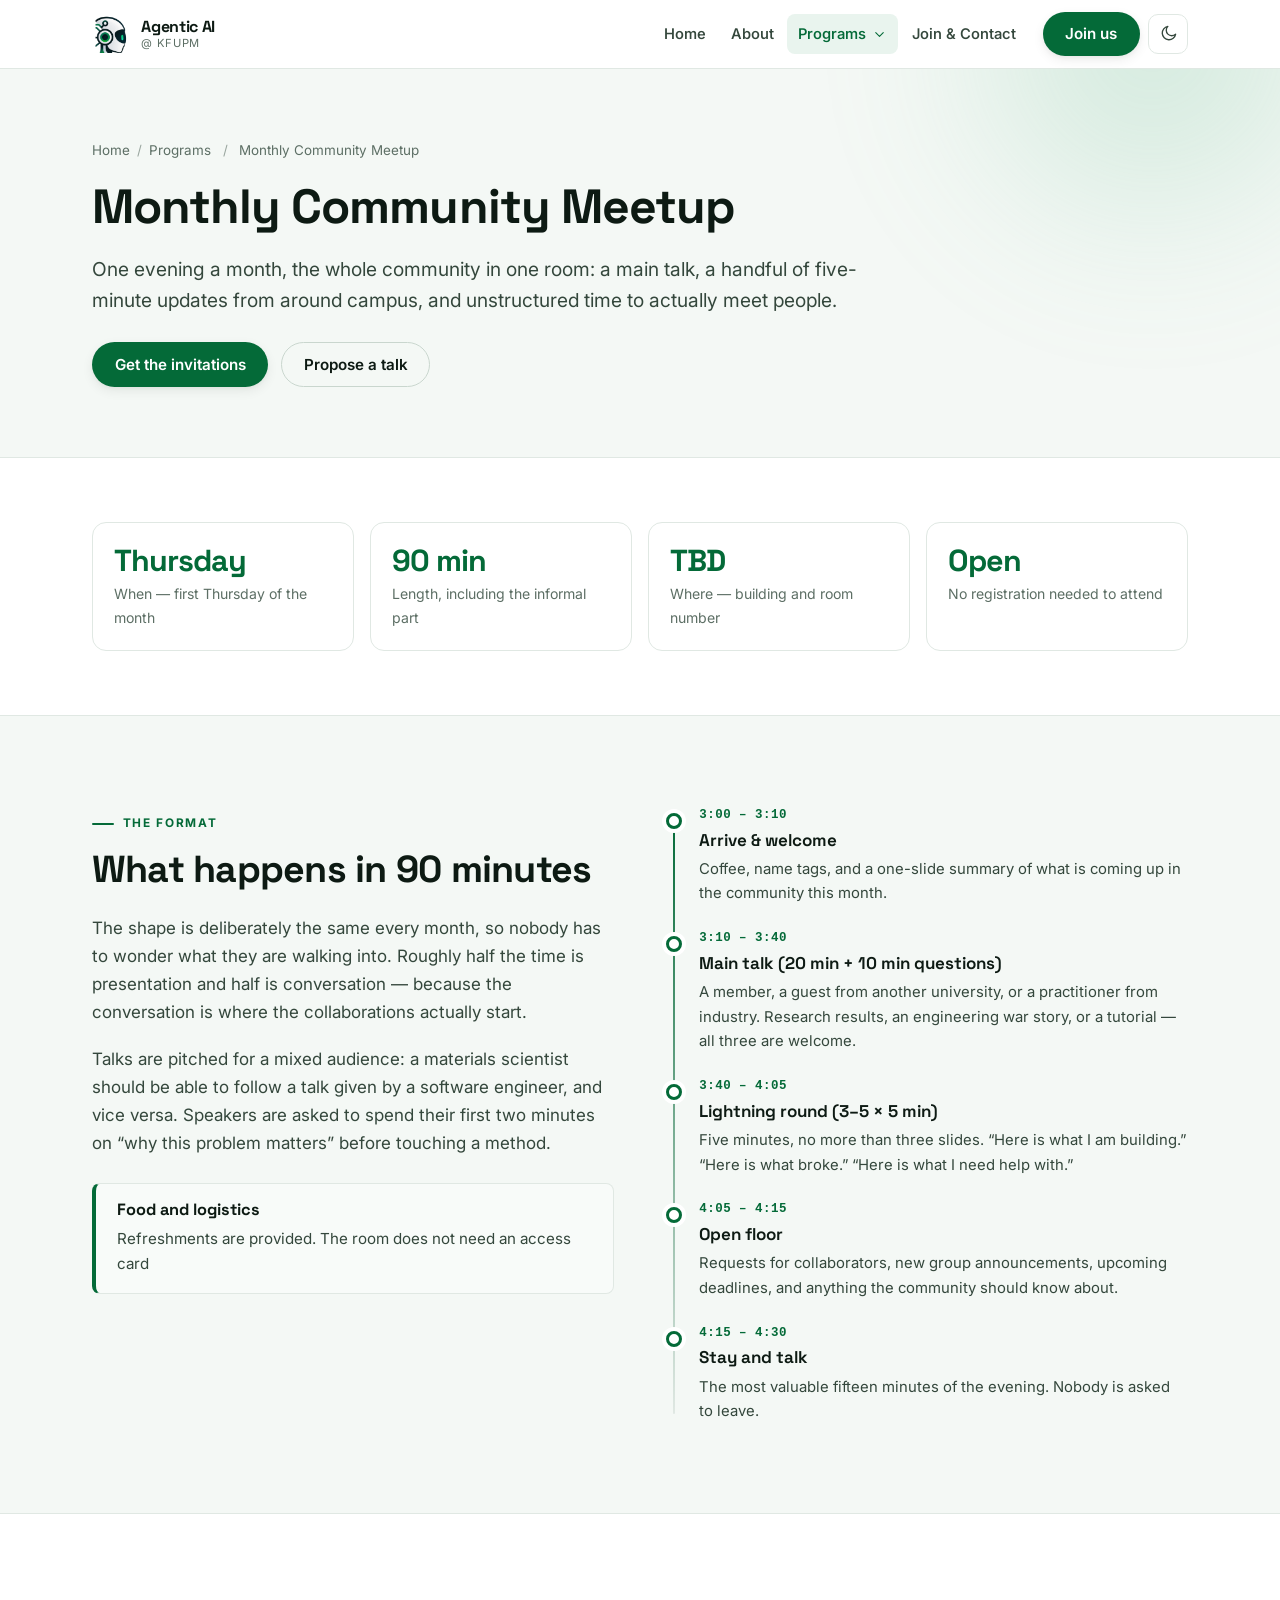
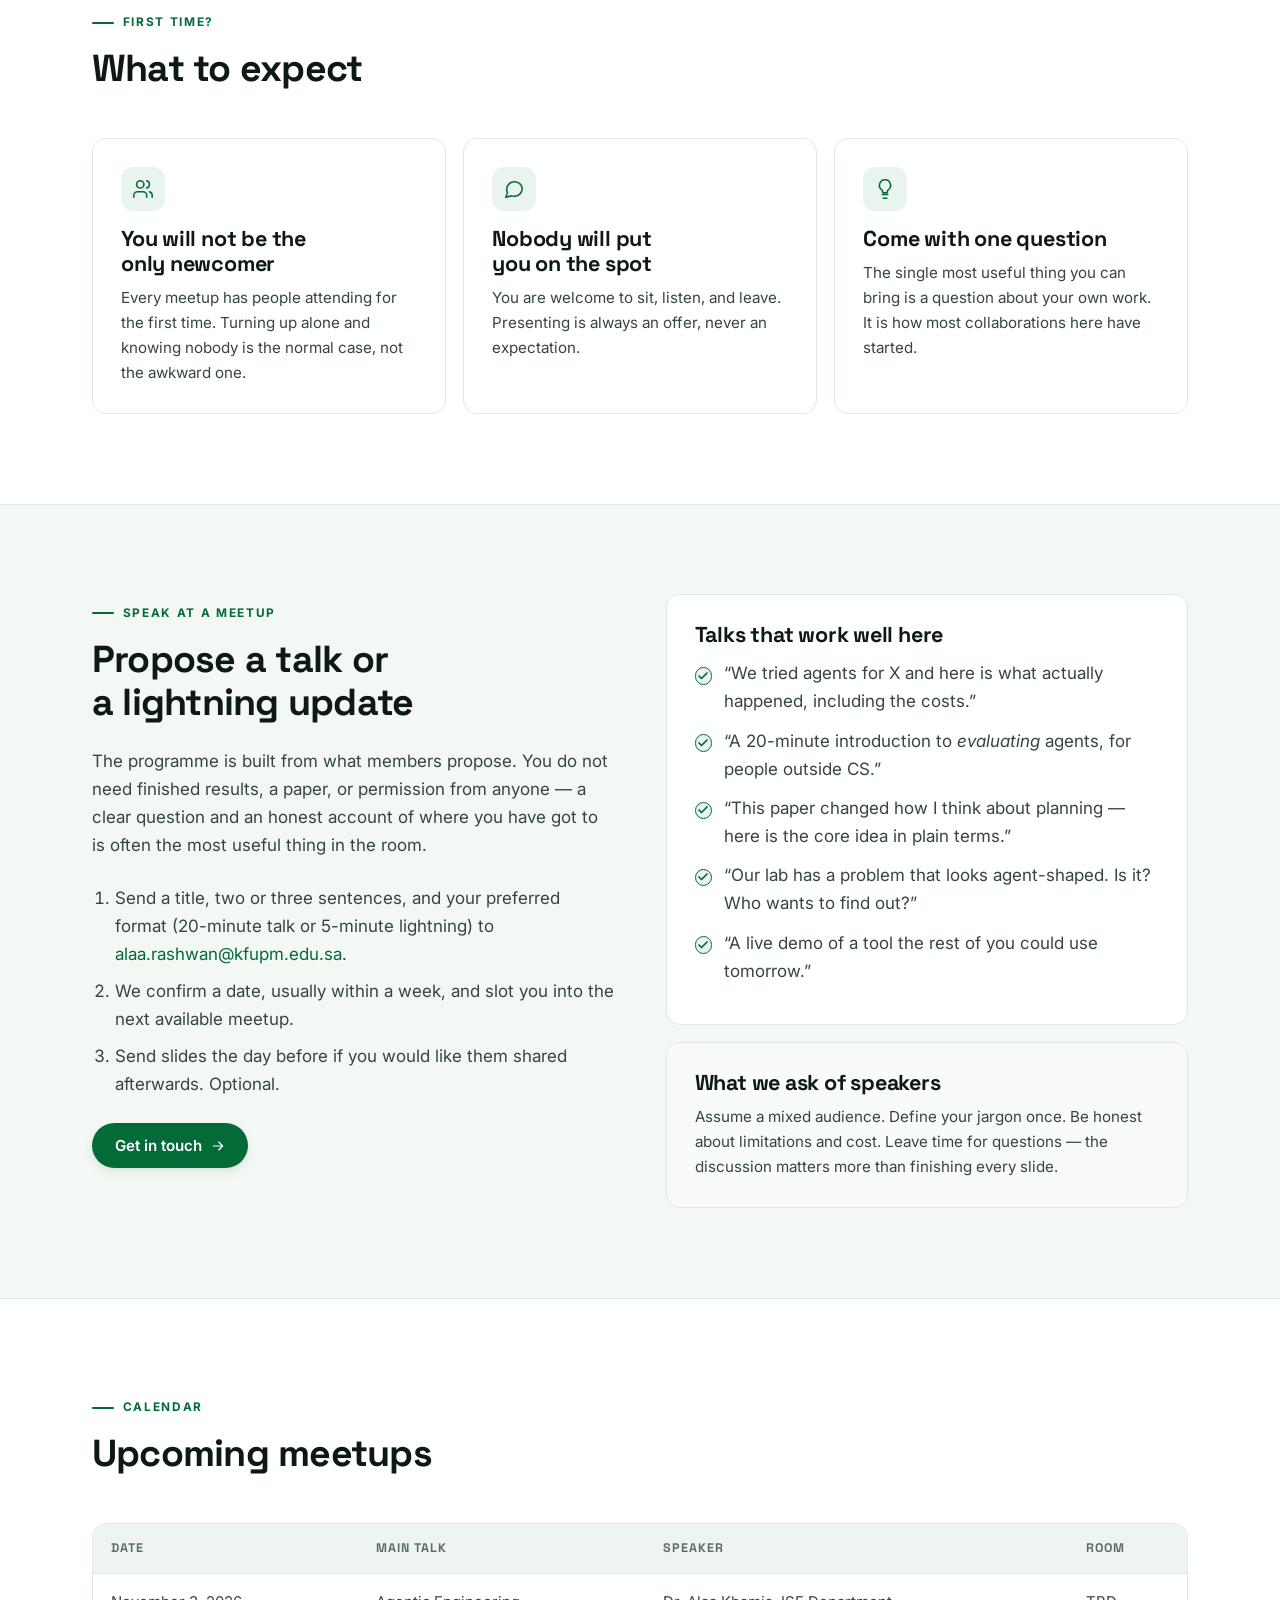
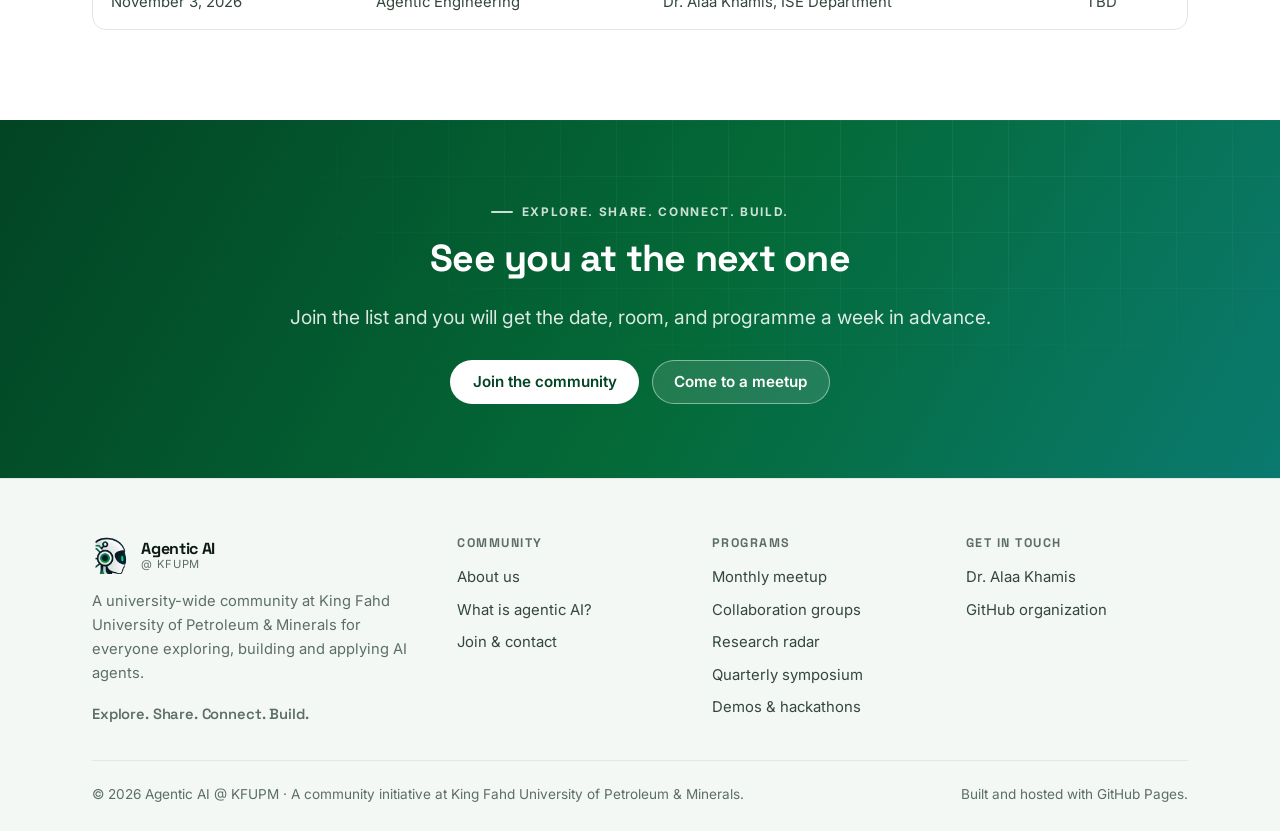
<file: meetups.html>
<!doctype html>
<html lang="en" data-theme="light">
<head>
<meta charset="utf-8">
<meta name="viewport" content="width=device-width, initial-scale=1">
<title>Monthly Community Meetup &mdash; Agentic AI @ KFUPM</title>
<meta name="description" content="The monthly Agentic AI @ KFUPM meetup: format, how to propose a talk, and the upcoming schedule.">
<meta name="theme-color" content="#ffffff">
<meta property="og:site_name" content="Agentic AI @ KFUPM">
<meta property="og:title" content="Monthly Community Meetup &mdash; Agentic AI @ KFUPM">
<meta property="og:description" content="The monthly Agentic AI @ KFUPM meetup: format, how to propose a talk, and the upcoming schedule.">
<meta property="og:type" content="website">
<meta property="og:image" content="assets/img/og-image.png">
<meta name="twitter:card" content="summary_large_image">
<meta name="twitter:image" content="assets/img/og-image.png">
<link rel="icon" href="assets/img/favicon.png" type="image/png">
<link rel="apple-touch-icon" href="assets/img/apple-touch-icon.png">
<link rel="preconnect" href="https://fonts.googleapis.com">
<link rel="preconnect" href="https://fonts.gstatic.com" crossorigin>
<link rel="stylesheet" href="https://fonts.googleapis.com/css2?family=Inter:wght@400;500;600;700&amp;family=Space+Grotesk:wght@500;600;700&amp;display=swap">
<link rel="stylesheet" href="assets/css/style.css">
<script>/* set the theme before first paint to avoid a flash */
(function(){try{var t=localStorage.getItem('aikfupm-theme');if(!t){t=window.matchMedia&&window.matchMedia('(prefers-color-scheme: dark)').matches?'dark':'light';}
document.documentElement.setAttribute('data-theme',t);if(t==='dark'){var m=document.querySelector('meta[name="theme-color"]');if(m)m.setAttribute('content','#08120e');}}catch(e){}})();</script>
</head>
<body>
  <a class="skip-link" href="#main">Skip to content</a>
  <header class="site-header">
    <div class="wrap nav">
      <a class="brand" href="index.html">
        <img class="brand__mark" src="assets/img/logo-mark.png" alt="" width="38" height="38">
        <span class="brand__text">
          <span class="brand__name">Agentic AI</span>
          <span class="brand__sub">@ KFUPM</span>
        </span>
      </a>

      <nav class="nav__links" id="primary-nav" aria-label="Primary">
        <a class="nav__link" href="index.html">Home</a>
        <a class="nav__link" href="about.html">About</a>
        <div class="nav__item has-current">
          <button class="nav__toggle-sub" type="button" aria-expanded="false" aria-controls="programs-menu">Programs <svg xmlns="http://www.w3.org/2000/svg" width="15" height="15" viewBox="0 0 24 24" fill="none" stroke="currentColor" stroke-width="1.7" stroke-linecap="round" stroke-linejoin="round" aria-hidden="true" class="chev"><path d="m6 9 6 6 6-6"/></svg></button>
          <div class="nav__sub" id="programs-menu">
            <a href="meetups.html" aria-current="page">Monthly Community Meetup<span>One evening a month, every discipline</span></a>
            <a href="groups.html">Research &amp; Collaboration Groups<span>Small teams around shared questions</span></a>
            <a href="radar.html">Resource &amp; Research Radar<span>What to read, try and watch</span></a>
            <a href="symposium.html">Quarterly Symposium<span>A half-day of talks, posters and demos</span></a>
            <a href="challenges.html">Demos / Challenges / Hackathons<span>Build things, together, on a deadline</span></a>
          </div>
        </div>
        <a class="nav__link" href="join.html">Join &amp; Contact</a>
        <a class="btn btn--primary nav__mobile-cta" href="join.html">Join the community</a>
      </nav>

      <div class="nav__actions">
        <a class="btn btn--primary nav__cta" href="join.html">Join us</a>
        <button class="icon-btn theme-toggle" type="button" aria-pressed="false" aria-label="Switch to dark theme"><svg xmlns="http://www.w3.org/2000/svg" width="19" height="19" viewBox="0 0 24 24" fill="none" stroke="currentColor" stroke-width="1.7" stroke-linecap="round" stroke-linejoin="round" aria-hidden="true" class="icon-sun"><circle cx="12" cy="12" r="4.2"/><path d="M12 2v2M12 20v2M4.9 4.9l1.4 1.4M17.7 17.7l1.4 1.4M2 12h2M20 12h2M4.9 19.1l1.4-1.4M17.7 6.3l1.4-1.4"/></svg><svg xmlns="http://www.w3.org/2000/svg" width="19" height="19" viewBox="0 0 24 24" fill="none" stroke="currentColor" stroke-width="1.7" stroke-linecap="round" stroke-linejoin="round" aria-hidden="true" class="icon-moon"><path d="M21 12.8A8.5 8.5 0 1 1 11.2 3a6.6 6.6 0 0 0 9.8 9.8Z"/></svg></button>
        <button class="icon-btn nav__burger" type="button" aria-expanded="false" aria-controls="primary-nav" aria-label="Open menu"><svg xmlns="http://www.w3.org/2000/svg" width="20" height="20" viewBox="0 0 24 24" fill="none" stroke="currentColor" stroke-width="1.7" stroke-linecap="round" stroke-linejoin="round" aria-hidden="true"><path d="M4 7h16M4 12h16M4 17h16"/></svg></button>
      </div>
    </div>
  </header>

  <main id="main">
    <section class="page-hero">
      <div class="wrap">
        <p class="breadcrumbs"><a href="index.html">Home</a><span>/</span>Programs <span>/</span> Monthly Community Meetup</p>
        <h1>Monthly Community Meetup</h1>
        <p class="lead">One evening a month, the whole community in one room: a main talk, a handful of five-minute updates from around campus, and unstructured time to actually meet people.</p>
        <div class="btn-row mt-md"><a class="btn btn--primary" href="join.html">Get the invitations</a><a class="btn btn--ghost" href="#propose">Propose a talk</a></div>
      </div>
    </section>

    <section class="section section--tight">
      <div class="wrap">
        <div class="stats">
          <div class="stat reveal"><div class="stat__value">Thursday</div><div class="stat__label">When &mdash; first Thursday of the month</div></div>
          <div class="stat reveal"><div class="stat__value">90 min</div><div class="stat__label">Length, including the informal part</div></div>
          <div class="stat reveal"><div class="stat__value">TBD</div><div class="stat__label">Where &mdash; building and room number</div></div>
          <div class="stat reveal"><div class="stat__value">Open</div><div class="stat__label">No registration needed to attend</div></div>
        </div>
      </div>
    </section>

    <section class="section section--soft">
      <div class="wrap">
        <div class="split split--sticky">
          <div>
            <p class="eyebrow">The format</p>
            <h2>What happens in 90 minutes</h2>
            <p>The shape is deliberately the same every month, so nobody has to wonder what they are walking into.
               Roughly half the time is presentation and half is conversation &mdash; because the conversation is
               where the collaborations actually start.</p>
            <p>Talks are pitched for a mixed audience: a materials scientist should be able to follow a talk given
               by a software engineer, and vice versa. Speakers are asked to spend their first two minutes on
               &ldquo;why this problem matters&rdquo; before touching a method.</p>
            <div class="callout mt-md">
              <h4>Food and logistics</h4>
              <p>Refreshments are provided. The room does  not need an access card</p>
            </div>
          </div>          <div>
            <ul class="timeline">
              <li><span class="t-when">3:00 &ndash; 3:10</span><span class="t-what">Arrive &amp; welcome</span>
                <p>Coffee, name tags, and a one-slide summary of what is coming up in the community this month.</p></li>
              <li><span class="t-when">3:10 &ndash; 3:40</span><span class="t-what">Main talk (20 min + 10 min questions)</span>
                <p>A member, a guest from another university, or a practitioner from industry. Research results,
                   an engineering war story, or a tutorial &mdash; all three are welcome.</p></li>
              <li><span class="t-when">3:40 &ndash; 4:05</span><span class="t-what">Lightning round (3&ndash;5 &times; 5 min)</span>
                <p>Five minutes, no more than three slides. &ldquo;Here is what I am building.&rdquo;
                   &ldquo;Here is what broke.&rdquo; &ldquo;Here is what I need help with.&rdquo;</p></li>
              <li><span class="t-when">4:05 &ndash; 4:15</span><span class="t-what">Open floor</span>
                <p>Requests for collaborators, new group announcements, upcoming deadlines, and anything the
                   community should know about.</p></li>
              <li><span class="t-when">4:15 &ndash; 4:30</span><span class="t-what">Stay and talk</span>
                <p>The most valuable fifteen minutes of the evening. Nobody is asked to leave.</p></li>
            </ul>
          </div>
        </div>
      </div>
    </section>

    <section class="section">
      <div class="wrap">
        <div class="section-head">
          <p class="eyebrow">First time?</p>
          <h2>What to expect</h2>
        </div>
        <div class="grid grid--3">
          <div class="card card--hover reveal"><div class="card__icon"><svg xmlns="http://www.w3.org/2000/svg" width="22" height="22" viewBox="0 0 24 24" fill="none" stroke="currentColor" stroke-width="1.7" stroke-linecap="round" stroke-linejoin="round" aria-hidden="true"><path d="M16 21v-2a4 4 0 0 0-4-4H6a4 4 0 0 0-4 4v2"/><circle cx="9" cy="7" r="4"/><path d="M22 21v-2a4 4 0 0 0-3-3.87"/><path d="M16 3.13a4 4 0 0 1 0 7.75"/></svg></div><h3>You will not be the only newcomer</h3><p>Every meetup has people attending for the first time. Turning up alone and knowing nobody is the normal case, not the awkward one.</p></div>
          <div class="card card--hover reveal"><div class="card__icon"><svg xmlns="http://www.w3.org/2000/svg" width="22" height="22" viewBox="0 0 24 24" fill="none" stroke="currentColor" stroke-width="1.7" stroke-linecap="round" stroke-linejoin="round" aria-hidden="true"><path d="M21 11.5a8.4 8.4 0 0 1-9 8.4 9.9 9.9 0 0 1-2.8-.4L3 21l1.9-5a8.1 8.1 0 0 1-.9-3.7 8.4 8.4 0 0 1 8.6-8.3h.5a8.4 8.4 0 0 1 7.9 7.9Z"/></svg></div><h3>Nobody will put you on the spot</h3><p>You are welcome to sit, listen, and leave. Presenting is always an offer, never an expectation.</p></div>
          <div class="card card--hover reveal"><div class="card__icon"><svg xmlns="http://www.w3.org/2000/svg" width="22" height="22" viewBox="0 0 24 24" fill="none" stroke="currentColor" stroke-width="1.7" stroke-linecap="round" stroke-linejoin="round" aria-hidden="true"><path d="M9 18h6M10 22h4M12 2a6 6 0 0 0-3.5 10.9c.6.5.9 1 1 1.7l.1 1.4h4.8l.1-1.4c.1-.7.4-1.2 1-1.7A6 6 0 0 0 12 2Z"/></svg></div><h3>Come with one question</h3><p>The single most useful thing you can bring is a question about your own work. It is how most collaborations here have started.</p></div>
        </div>
      </div>
    </section>

    <section class="section section--soft" id="propose">
      <div class="wrap">
        <div class="split">
          <div>
            <p class="eyebrow">Speak at a meetup</p>
            <h2>Propose a talk or a lightning update</h2>
            <p>The programme is built from what members propose. You do not need finished results, a paper, or
               permission from anyone &mdash; a clear question and an honest account of where you have got to is
               often the most useful thing in the room.</p>
            <ol class="mt-md">
              <li>Send a title, two or three sentences, and your preferred format (20-minute talk or 5-minute lightning) to <a href="mailto:alaa.rashwan@kfupm.edu.sa">alaa.rashwan@kfupm.edu.sa</a>.</li>
              <li>We confirm a date, usually within a week, and slot you into the next available meetup.</li>
              <li>Send slides the day before if you would like them shared afterwards. Optional.</li>
            </ol>
            <p class="mt-md"><a class="btn btn--primary" href="join.html">Get in touch <svg xmlns="http://www.w3.org/2000/svg" width="16" height="16" viewBox="0 0 24 24" fill="none" stroke="currentColor" stroke-width="1.7" stroke-linecap="round" stroke-linejoin="round" aria-hidden="true"><path d="M5 12h14M13 6l6 6-6 6"/></svg></a></p>
          </div>
          <div class="stack">
            <div class="card reveal">
              <h3>Talks that work well here</h3>
              <ul class="checklist" style="margin-top:.7rem">
                <li>&ldquo;We tried agents for X and here is what actually happened, including the costs.&rdquo;</li>
                <li>&ldquo;A 20-minute introduction to <em>evaluating</em> agents, for people outside CS.&rdquo;</li>
                <li>&ldquo;This paper changed how I think about planning &mdash; here is the core idea in plain terms.&rdquo;</li>
                <li>&ldquo;Our lab has a problem that looks agent-shaped. Is it? Who wants to find out?&rdquo;</li>
                <li>&ldquo;A live demo of a tool the rest of you could use tomorrow.&rdquo;</li>
              </ul>
            </div>
            <div class="card card--soft reveal">
              <h3>What we ask of speakers</h3>
              <p>Assume a mixed audience. Define your jargon once. Be honest about limitations and cost. Leave time
                 for questions &mdash; the discussion matters more than finishing every slide.</p>
            </div>
          </div>
        </div>
      </div>
    </section>

    <section class="section">
      <div class="wrap">
        <div class="section-head">
          <p class="eyebrow">Calendar</p>
          <h2>Upcoming meetups</h2>
          <!-- <p class="lead">Replace these rows as the schedule firms up; keep past sessions in the table below so the
             archive builds itself.</p> -->
        </div>
        <div class="table-wrap">
          <table>
            <thead><tr><th>Date</th><th>Main talk</th><th>Speaker</th><th>Room</th></tr></thead>
            <tbody>
              <tr><td>November 3, 2026</td><td>Agentic Engineering</td><td>Dr. Alaa Khamis, ISE Department</td><td>TBD</td></tr>
              <!-- <tr><td><span class="ph">[ date ]</span></td><td><span class="ph">[ talk title ]</span></td><td><span class="ph">[ name, department ]</span></td><td><span class="ph">[ room ]</span></td></tr>
              <tr><td><span class="ph">[ date ]</span></td><td>Open &mdash; propose a talk</td><td>&mdash;</td><td><span class="ph">[ room ]</span></td></tr>
            </tbody> -->
          </table>
        </div>

        <!-- <h3 class="mt-lg">Past meetups</h3>
        <div class="table-wrap">
          <table>
            <thead><tr><th>Date</th><th>Session</th><th>Materials</th></tr></thead>
            <tbody>
              <tr><td><span class="ph">[ date ]</span></td><td><span class="ph">[ title &mdash; speaker ]</span></td><td><span class="ph">[ slides / notes link ]</span></td></tr>
            </tbody>
          </table>
        </div> -->
      </div>
    </section>

    <section class="cta-band">
      <div class="wrap center">
        <p class="eyebrow">Explore. Share. Connect. Build.</p>
        <h2>See you at the next one</h2>
        <p class="lead" style="margin-inline:auto">Join the list and you will get the date, room, and programme a week in advance.</p>
        <div class="btn-row mt-md">
          <a class="btn btn--solid-light" href="join.html">Join the community</a>
          <a class="btn btn--onbrand" href="meetups.html">Come to a meetup</a>
        </div>
      </div>
    </section>

  </main>

  <footer class="site-footer">
    <div class="wrap">
      <div class="footer__grid">
        <div>
          <a class="brand" href="index.html" style="margin-bottom:.9rem">
            <img class="brand__mark" src="assets/img/logo-mark.png" alt="" width="38" height="38">
            <span class="brand__text">
              <span class="brand__name">Agentic AI</span>
              <span class="brand__sub">@ KFUPM</span>
            </span>
          </a>
          <p>A university-wide community at King Fahd University of Petroleum &amp; Minerals for
             everyone exploring, building and applying AI agents.</p>
          <p class="footer__slogan">Explore. Share. Connect. Build.</p>
        </div>
        <div class="footer__col">
          <h4>Community</h4>
          <ul>
            <li><a href="about.html">About us</a></li>
            <li><a href="about.html#what-is-agentic-ai">What is agentic AI?</a></li>
            <li><a href="join.html">Join &amp; contact</a></li>
          </ul>
        </div>
        <div class="footer__col">
          <h4>Programs</h4>
          <ul>
            <li><a href="meetups.html">Monthly meetup</a></li>
            <li><a href="groups.html">Collaboration groups</a></li>
            <li><a href="radar.html">Research radar</a></li>
            <li><a href="symposium.html">Quarterly symposium</a></li>
            <li><a href="challenges.html">Demos &amp; hackathons</a></li>
          </ul>
        </div>
        <div class="footer__col">
          <h4>Get in touch</h4>
          <ul>
            <li><a href="mailto:alaa.rashwan@kfupm.edu.sa">Dr. Alaa Khamis</a></li>
            <li><a href="https://github.com/agenticaikfupm">GitHub organization</a></li>
          </ul>
        </div>
      </div>
      <div class="footer__bottom">
        <span>&copy; <span data-year>2026</span> Agentic AI @ KFUPM &middot; A community initiative at King Fahd University of Petroleum &amp; Minerals.</span>
        <span>Built and hosted with GitHub Pages.</span>
      </div>
    </div>
  </footer>
  <script src="assets/js/main.js"></script>
</body>
</html>
</file>
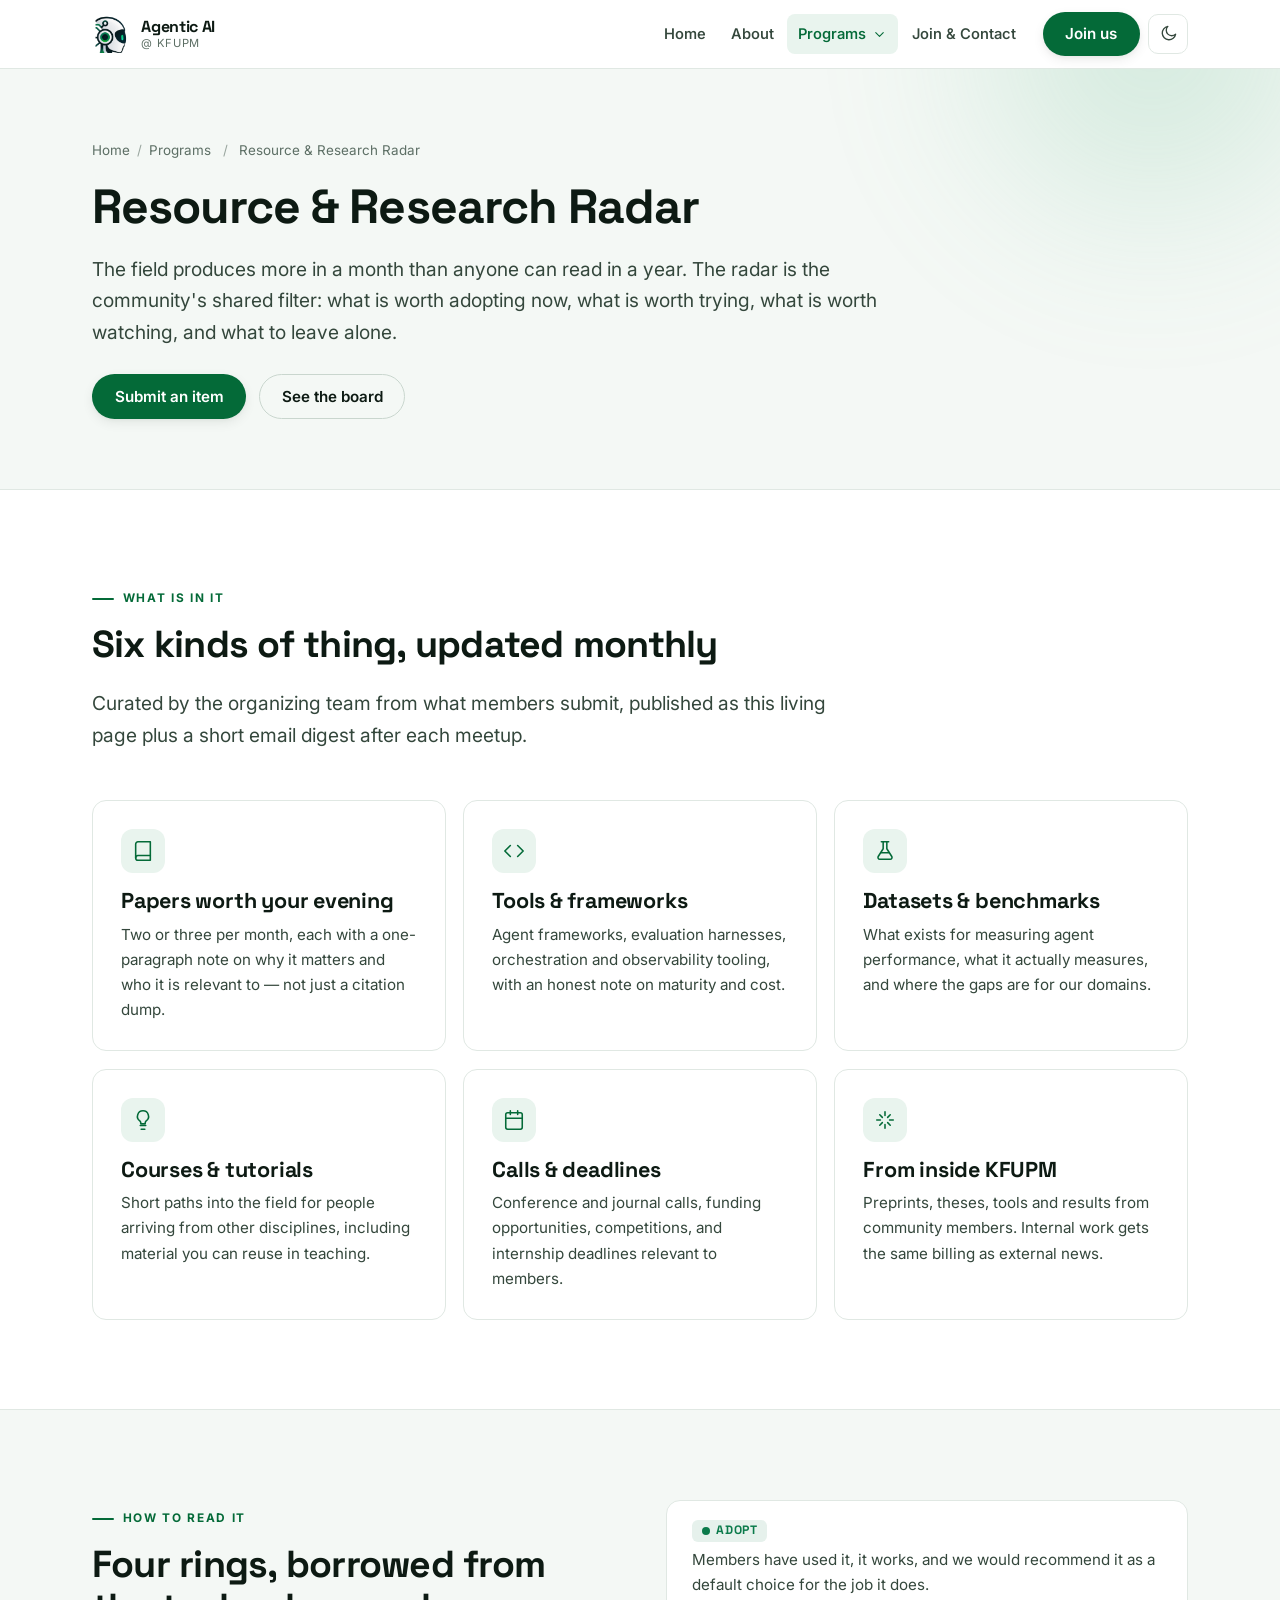
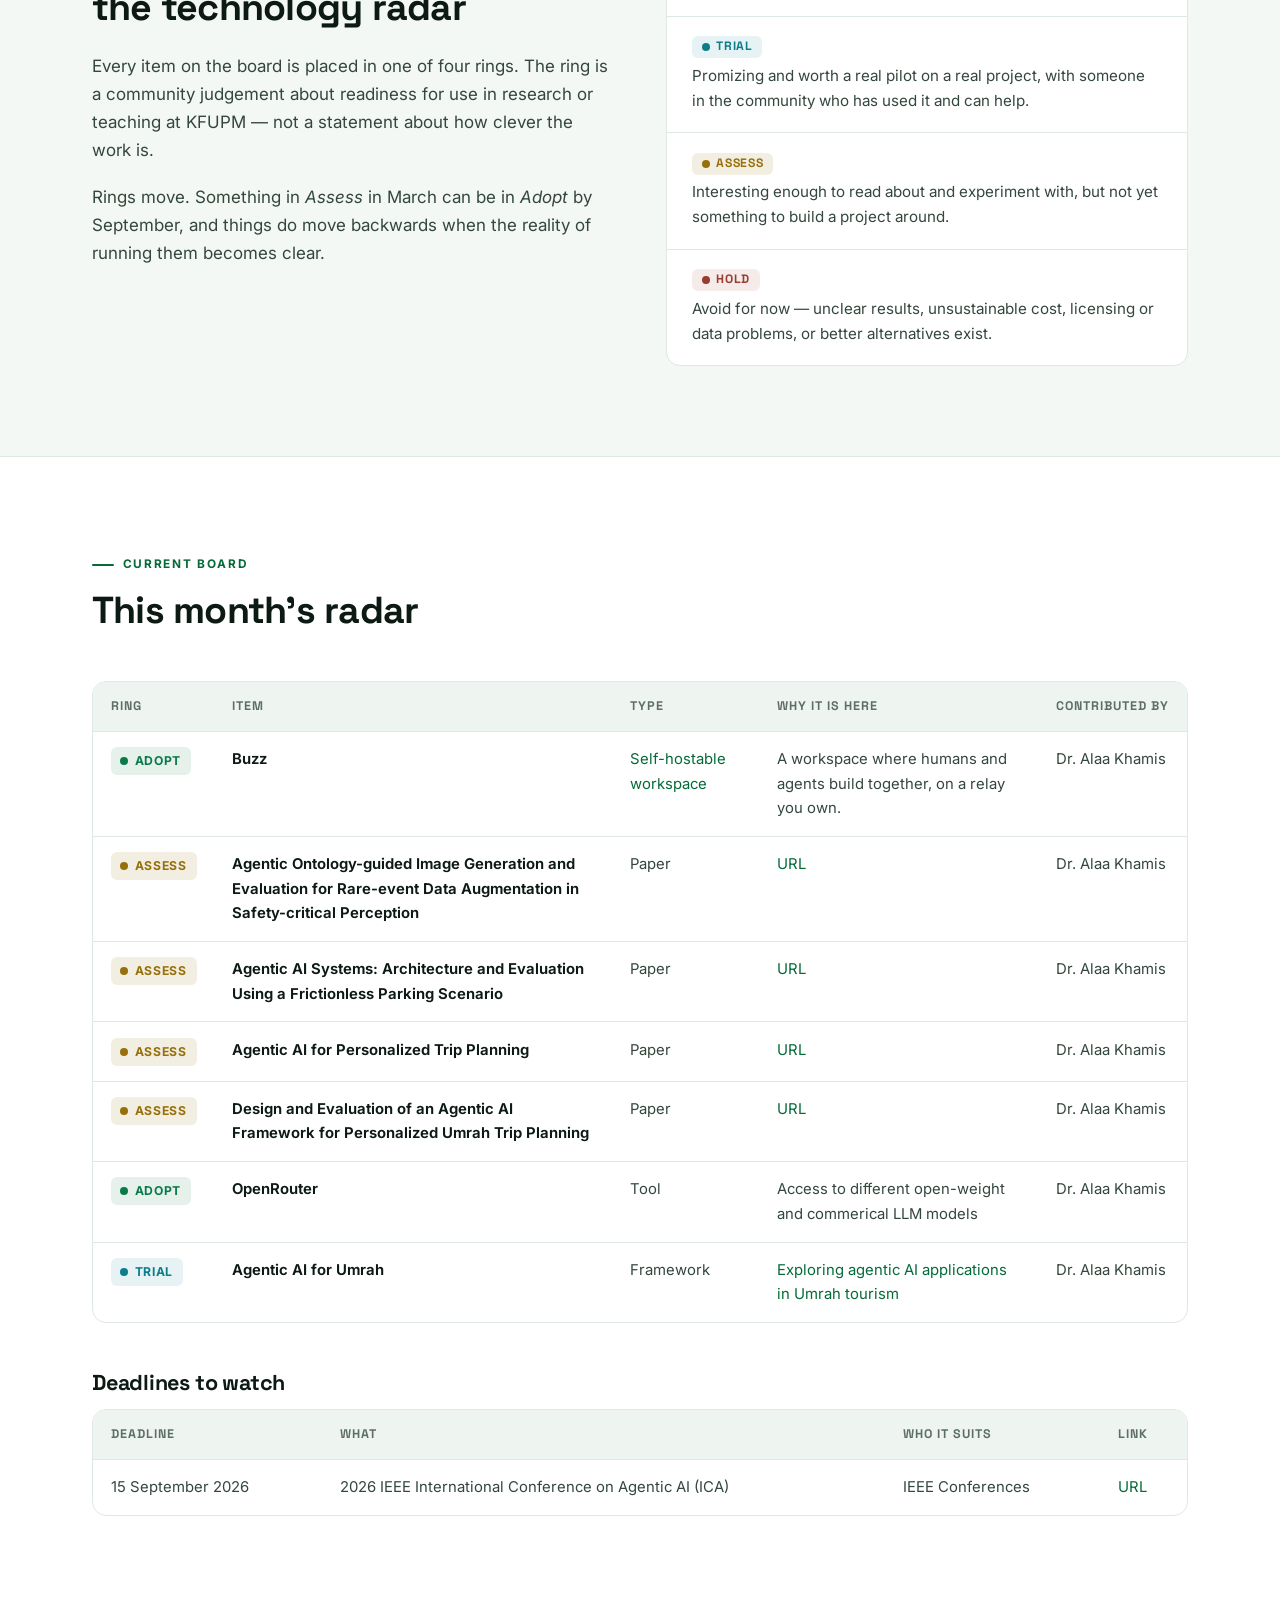
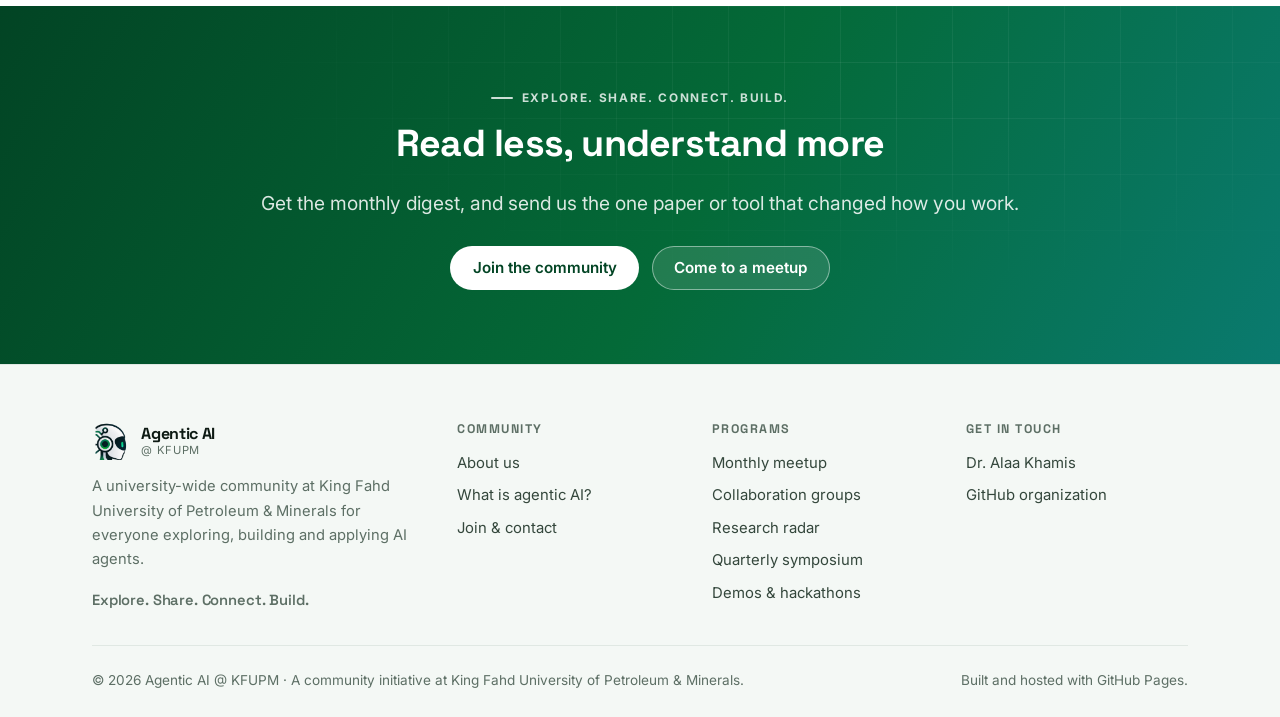
<file: radar.html>
<!doctype html>
<html lang="en" data-theme="light">
<head>
<meta charset="utf-8">
<meta name="viewport" content="width=device-width, initial-scale=1">
<title>Resource &amp; Research Radar &mdash; Agentic AI @ KFUPM</title>
<meta name="description" content="The community-curated radar of agentic AI papers, tools, datasets, courses and deadlines, sorted into adopt, trial, assess and hold.">
<meta name="theme-color" content="#ffffff">
<meta property="og:site_name" content="Agentic AI @ KFUPM">
<meta property="og:title" content="Resource &amp; Research Radar &mdash; Agentic AI @ KFUPM">
<meta property="og:description" content="The community-curated radar of agentic AI papers, tools, datasets, courses and deadlines, sorted into adopt, trial, assess and hold.">
<meta property="og:type" content="website">
<meta property="og:image" content="assets/img/og-image.png">
<meta name="twitter:card" content="summary_large_image">
<meta name="twitter:image" content="assets/img/og-image.png">
<link rel="icon" href="assets/img/favicon.png" type="image/png">
<link rel="apple-touch-icon" href="assets/img/apple-touch-icon.png">
<link rel="preconnect" href="https://fonts.googleapis.com">
<link rel="preconnect" href="https://fonts.gstatic.com" crossorigin>
<link rel="stylesheet" href="https://fonts.googleapis.com/css2?family=Inter:wght@400;500;600;700&amp;family=Space+Grotesk:wght@500;600;700&amp;display=swap">
<link rel="stylesheet" href="assets/css/style.css">
<script>/* set the theme before first paint to avoid a flash */
(function(){try{var t=localStorage.getItem('aikfupm-theme');if(!t){t=window.matchMedia&&window.matchMedia('(prefers-color-scheme: dark)').matches?'dark':'light';}
document.documentElement.setAttribute('data-theme',t);if(t==='dark'){var m=document.querySelector('meta[name="theme-color"]');if(m)m.setAttribute('content','#08120e');}}catch(e){}})();</script>
</head>
<body>
  <a class="skip-link" href="#main">Skip to content</a>
  <header class="site-header">
    <div class="wrap nav">
      <a class="brand" href="index.html">
        <img class="brand__mark" src="assets/img/logo-mark.png" alt="" width="38" height="38">
        <span class="brand__text">
          <span class="brand__name">Agentic AI</span>
          <span class="brand__sub">@ KFUPM</span>
        </span>
      </a>

      <nav class="nav__links" id="primary-nav" aria-label="Primary">
        <a class="nav__link" href="index.html">Home</a>
        <a class="nav__link" href="about.html">About</a>
        <div class="nav__item has-current">
          <button class="nav__toggle-sub" type="button" aria-expanded="false" aria-controls="programs-menu">Programs <svg xmlns="http://www.w3.org/2000/svg" width="15" height="15" viewBox="0 0 24 24" fill="none" stroke="currentColor" stroke-width="1.7" stroke-linecap="round" stroke-linejoin="round" aria-hidden="true" class="chev"><path d="m6 9 6 6 6-6"/></svg></button>
          <div class="nav__sub" id="programs-menu">
            <a href="meetups.html">Monthly Community Meetup<span>One evening a month, every discipline</span></a>
            <a href="groups.html">Research &amp; Collaboration Groups<span>Small teams around shared questions</span></a>
            <a href="radar.html" aria-current="page">Resource &amp; Research Radar<span>What to read, try and watch</span></a>
            <a href="symposium.html">Quarterly Symposium<span>A half-day of talks, posters and demos</span></a>
            <a href="challenges.html">Demos / Challenges / Hackathons<span>Build things, together, on a deadline</span></a>
          </div>
        </div>
        <a class="nav__link" href="join.html">Join &amp; Contact</a>
        <a class="btn btn--primary nav__mobile-cta" href="join.html">Join the community</a>
      </nav>

      <div class="nav__actions">
        <a class="btn btn--primary nav__cta" href="join.html">Join us</a>
        <button class="icon-btn theme-toggle" type="button" aria-pressed="false" aria-label="Switch to dark theme"><svg xmlns="http://www.w3.org/2000/svg" width="19" height="19" viewBox="0 0 24 24" fill="none" stroke="currentColor" stroke-width="1.7" stroke-linecap="round" stroke-linejoin="round" aria-hidden="true" class="icon-sun"><circle cx="12" cy="12" r="4.2"/><path d="M12 2v2M12 20v2M4.9 4.9l1.4 1.4M17.7 17.7l1.4 1.4M2 12h2M20 12h2M4.9 19.1l1.4-1.4M17.7 6.3l1.4-1.4"/></svg><svg xmlns="http://www.w3.org/2000/svg" width="19" height="19" viewBox="0 0 24 24" fill="none" stroke="currentColor" stroke-width="1.7" stroke-linecap="round" stroke-linejoin="round" aria-hidden="true" class="icon-moon"><path d="M21 12.8A8.5 8.5 0 1 1 11.2 3a6.6 6.6 0 0 0 9.8 9.8Z"/></svg></button>
        <button class="icon-btn nav__burger" type="button" aria-expanded="false" aria-controls="primary-nav" aria-label="Open menu"><svg xmlns="http://www.w3.org/2000/svg" width="20" height="20" viewBox="0 0 24 24" fill="none" stroke="currentColor" stroke-width="1.7" stroke-linecap="round" stroke-linejoin="round" aria-hidden="true"><path d="M4 7h16M4 12h16M4 17h16"/></svg></button>
      </div>
    </div>
  </header>

  <main id="main">
    <section class="page-hero">
      <div class="wrap">
        <p class="breadcrumbs"><a href="index.html">Home</a><span>/</span>Programs <span>/</span> Resource &amp; Research Radar</p>
        <h1>Resource &amp; Research Radar</h1>
        <p class="lead">The field produces more in a month than anyone can read in a year. The radar is the community's shared filter: what is worth adopting now, what is worth trying, what is worth watching, and what to leave alone.</p>
        <div class="btn-row mt-md"><a class="btn btn--primary" href="#submit">Submit an item</a><a class="btn btn--ghost" href="#board">See the board</a></div>
      </div>
    </section>

    <section class="section">
      <div class="wrap">
        <div class="section-head">
          <p class="eyebrow">What is in it</p>
          <h2>Six kinds of thing, updated monthly</h2>
          <p class="lead">Curated by the organizing team from what members submit, published as this living page plus
             a short email digest after each meetup.</p>
        </div>
        <div class="grid grid--3"><div class="card card--hover reveal"><div class="card__icon"><svg xmlns="http://www.w3.org/2000/svg" width="22" height="22" viewBox="0 0 24 24" fill="none" stroke="currentColor" stroke-width="1.7" stroke-linecap="round" stroke-linejoin="round" aria-hidden="true"><path d="M4 19.5A2.5 2.5 0 0 1 6.5 17H20"/><path d="M6.5 2H20v20H6.5A2.5 2.5 0 0 1 4 19.5v-15A2.5 2.5 0 0 1 6.5 2Z"/></svg></div><h3>Papers worth your evening</h3><p>Two or three per month, each with a one-paragraph note on why it matters and who it is relevant to &mdash; not just a citation dump.</p></div><div class="card card--hover reveal"><div class="card__icon"><svg xmlns="http://www.w3.org/2000/svg" width="22" height="22" viewBox="0 0 24 24" fill="none" stroke="currentColor" stroke-width="1.7" stroke-linecap="round" stroke-linejoin="round" aria-hidden="true"><path d="M16 18l6-6-6-6M8 6l-6 6 6 6"/></svg></div><h3>Tools &amp; frameworks</h3><p>Agent frameworks, evaluation harnesses, orchestration and observability tooling, with an honest note on maturity and cost.</p></div><div class="card card--hover reveal"><div class="card__icon"><svg xmlns="http://www.w3.org/2000/svg" width="22" height="22" viewBox="0 0 24 24" fill="none" stroke="currentColor" stroke-width="1.7" stroke-linecap="round" stroke-linejoin="round" aria-hidden="true"><path d="M10 2v7.5L4.6 18A2 2 0 0 0 6.3 21h11.4a2 2 0 0 0 1.7-3L14 9.5V2"/><path d="M8 2h8M7.5 14h9"/></svg></div><h3>Datasets &amp; benchmarks</h3><p>What exists for measuring agent performance, what it actually measures, and where the gaps are for our domains.</p></div><div class="card card--hover reveal"><div class="card__icon"><svg xmlns="http://www.w3.org/2000/svg" width="22" height="22" viewBox="0 0 24 24" fill="none" stroke="currentColor" stroke-width="1.7" stroke-linecap="round" stroke-linejoin="round" aria-hidden="true"><path d="M9 18h6M10 22h4M12 2a6 6 0 0 0-3.5 10.9c.6.5.9 1 1 1.7l.1 1.4h4.8l.1-1.4c.1-.7.4-1.2 1-1.7A6 6 0 0 0 12 2Z"/></svg></div><h3>Courses &amp; tutorials</h3><p>Short paths into the field for people arriving from other disciplines, including material you can reuse in teaching.</p></div><div class="card card--hover reveal"><div class="card__icon"><svg xmlns="http://www.w3.org/2000/svg" width="22" height="22" viewBox="0 0 24 24" fill="none" stroke="currentColor" stroke-width="1.7" stroke-linecap="round" stroke-linejoin="round" aria-hidden="true"><rect x="3" y="4" width="18" height="18" rx="2"/><path d="M16 2v4M8 2v4M3 10h18"/></svg></div><h3>Calls &amp; deadlines</h3><p>Conference and journal calls, funding opportunities, competitions, and internship deadlines relevant to members.</p></div><div class="card card--hover reveal"><div class="card__icon"><svg xmlns="http://www.w3.org/2000/svg" width="22" height="22" viewBox="0 0 24 24" fill="none" stroke="currentColor" stroke-width="1.7" stroke-linecap="round" stroke-linejoin="round" aria-hidden="true"><path d="M12 3v4M12 17v4M3 12h4M17 12h4M6.3 6.3l2.8 2.8M14.9 14.9l2.8 2.8M17.7 6.3l-2.8 2.8M9.1 14.9l-2.8 2.8"/></svg></div><h3>From inside KFUPM</h3><p>Preprints, theses, tools and results from community members. Internal work gets the same billing as external news.</p></div></div>
      </div>
    </section>

    <section class="section section--soft">
      <div class="wrap">
        <div class="split split--sticky">
          <div>
            <p class="eyebrow">How to read it</p>
            <h2>Four rings, borrowed from the technology radar</h2>
            <p>Every item on the board is placed in one of four rings. The ring is a community judgement about
               readiness for use in research or teaching at KFUPM &mdash; not a statement about how clever the work is.</p>
            <p>Rings move. Something in <em>Assess</em> in March can be in <em>Adopt</em> by September, and things do
               move backwards when the reality of running them becomes clear.</p>
          </div>
          <div class="def-grid">
            <div><h4><span class="radar-tier tier-adopt">Adopt</span></h4><p>Members have used it, it works, and we would recommend it as a default choice for the job it does.</p></div>
            <div><h4><span class="radar-tier tier-trial">Trial</span></h4><p>Promizing and worth a real pilot on a real project, with someone in the community who has used it and can help.</p></div>
            <div><h4><span class="radar-tier tier-assess">Assess</span></h4><p>Interesting enough to read about and experiment with, but not yet something to build a project around.</p></div>
            <div><h4><span class="radar-tier tier-hold">Hold</span></h4><p>Avoid for now &mdash; unclear results, unsustainable cost, licensing or data problems, or better alternatives exist.</p></div>
          </div>
        </div>
      </div>
    </section>

    <section class="section" id="board">
      <div class="wrap">
        <div class="section-head">
          <p class="eyebrow">Current board</p>
          <h2>This month's radar</h2>
        </div>
        <div class="table-wrap">
          <table>
            <thead><tr><th>Ring</th><th>Item</th><th>Type</th><th>Why it is here</th><th>Contributed by</th></tr></thead>
            <tbody>
              <tr><td><span class="radar-tier tier-adopt">Adopt</span></td><td><strong>Buzz</strong></td><td><a href="https://github.com/block/buzz" target="_blank" rel="noopener noreferrer">Self-hostable workspace </a></td><td>A workspace where humans and agents build together, on a relay you own.</td><td>Dr. Alaa Khamis</td></tr>
              <tr><td><span class="radar-tier tier-assess">Assess</span></td><td><strong>Agentic Ontology-guided Image Generation and Evaluation for Rare-event Data Augmentation in Safety-critical Perception</strong></td><td>Paper</td><td><a href="https://www.sciencedirect.com/science/article/pii/S2590005626002559" target="_blank" rel="noopener noreferrer">URL</a></td><td>Dr. Alaa Khamis</td></tr>
              <tr><td><span class="radar-tier tier-assess">Assess</span></td><td><strong>Agentic AI Systems: Architecture and Evaluation Using a Frictionless Parking Scenario</strong></td><td>Paper</td><td><a href="https://ieeexplore.ieee.org/document/11083588" target="_blank" rel="noopener noreferrer">URL</a></td><td>Dr. Alaa Khamis</td></tr>
              <tr><td><span class="radar-tier tier-assess">Assess</span></td><td><strong>Agentic AI for Personalized Trip Planning</strong></td><td>Paper</td><td><a href="https://ieeexplore.ieee.org/abstract/document/11275553/" target="_blank" rel="noopener noreferrer">URL</a></td><td>Dr. Alaa Khamis</td></tr>
              <tr><td><span class="radar-tier tier-assess">Assess</span></td><td><strong>Design and Evaluation of an Agentic AI Framework for Personalized Umrah Trip Planning</strong></td><td>Paper</td><td><a href="https://link.springer.com/article/10.1007/s13369-025-11021-z" target="_blank" rel="noopener noreferrer">URL</a></td><td>Dr. Alaa Khamis</td></tr>
              <tr><td><span class="radar-tier tier-adopt">Adopt</span></td><td><strong>OpenRouter</strong></td><td>Tool</td><td>Access to different open-weight and commerical LLM models</td><td>Dr. Alaa Khamis</td></tr>
              <tr><td><span class="radar-tier tier-trial">Trial</span></td><td><strong>Agentic AI for Umrah</strong></td><td>Framework</td><td><a href="https://www.youtube.com/watch?v=bRpQ9QpyHic&" target="_blank" rel="noopener noreferrer">Exploring agentic AI applications in Umrah tourism</a></td><td>Dr. Alaa Khamis</td></tr>
              <!-- <tr><td><span class="radar-tier tier-assess">Assess</span></td><td><strong><span class="ph">[ benchmark ]</span></strong></td><td>Benchmark</td><td><span class="ph">[ one line ]</span></td><td><span class="ph">[ member ]</span></td></tr>
              <tr><td><span class="radar-tier tier-hold">Hold</span></td><td><strong><span class="ph">[ approach or tool ]</span></strong></td><td>Practice</td><td><span class="ph">[ one line: what went wrong when we tried it ]</span></td><td><span class="ph">[ member ]</span></td></tr> -->
            </tbody>
          </table>
        </div>

        <h3 class="mt-lg">Deadlines to watch</h3>
        <div class="table-wrap">
          <table>
            <thead><tr><th>Deadline</th><th>What</th><th>Who it suits</th><th>Link</th></tr></thead>
            <tbody>
              <tr><td>15 September 2026</td><td>2026 IEEE International Conference on Agentic AI (ICA)</td><td>IEEE Conferences</td><td><a href="https://attend.ieee.org/ica-2026/" target="_blank" rel="noopener noreferrer">URL</a></td></tr>
            </tbody>
          </table>
        </div>
      </div>
    </section>

    <section class="cta-band">
      <div class="wrap center">
        <p class="eyebrow">Explore. Share. Connect. Build.</p>
        <h2>Read less, understand more</h2>
        <p class="lead" style="margin-inline:auto">Get the monthly digest, and send us the one paper or tool that changed how you work.</p>
        <div class="btn-row mt-md">
          <a class="btn btn--solid-light" href="join.html">Join the community</a>
          <a class="btn btn--onbrand" href="meetups.html">Come to a meetup</a>
        </div>
      </div>
    </section>

  </main>

  <footer class="site-footer">
    <div class="wrap">
      <div class="footer__grid">
        <div>
          <a class="brand" href="index.html" style="margin-bottom:.9rem">
            <img class="brand__mark" src="assets/img/logo-mark.png" alt="" width="38" height="38">
            <span class="brand__text">
              <span class="brand__name">Agentic AI</span>
              <span class="brand__sub">@ KFUPM</span>
            </span>
          </a>
          <p>A university-wide community at King Fahd University of Petroleum &amp; Minerals for
             everyone exploring, building and applying AI agents.</p>
          <p class="footer__slogan">Explore. Share. Connect. Build.</p>
        </div>
        <div class="footer__col">
          <h4>Community</h4>
          <ul>
            <li><a href="about.html">About us</a></li>
            <li><a href="about.html#what-is-agentic-ai">What is agentic AI?</a></li>
            <li><a href="join.html">Join &amp; contact</a></li>
          </ul>
        </div>
        <div class="footer__col">
          <h4>Programs</h4>
          <ul>
            <li><a href="meetups.html">Monthly meetup</a></li>
            <li><a href="groups.html">Collaboration groups</a></li>
            <li><a href="radar.html">Research radar</a></li>
            <li><a href="symposium.html">Quarterly symposium</a></li>
            <li><a href="challenges.html">Demos &amp; hackathons</a></li>
          </ul>
        </div>
        <div class="footer__col">
          <h4>Get in touch</h4>
          <ul>
            <li><a href="mailto:alaa.rashwan@kfupm.edu.sa">Dr. Alaa Khamis</a></li>
            <li><a href="https://github.com/agenticaikfupm">GitHub organization</a></li>
          </ul>
        </div>
      </div>
      <div class="footer__bottom">
        <span>&copy; <span data-year>2026</span> Agentic AI @ KFUPM &middot; A community initiative at King Fahd University of Petroleum &amp; Minerals.</span>
        <span>Built and hosted with GitHub Pages.</span>
      </div>
    </div>
  </footer>
  <script src="assets/js/main.js"></script>
</body>
</html>
</file>
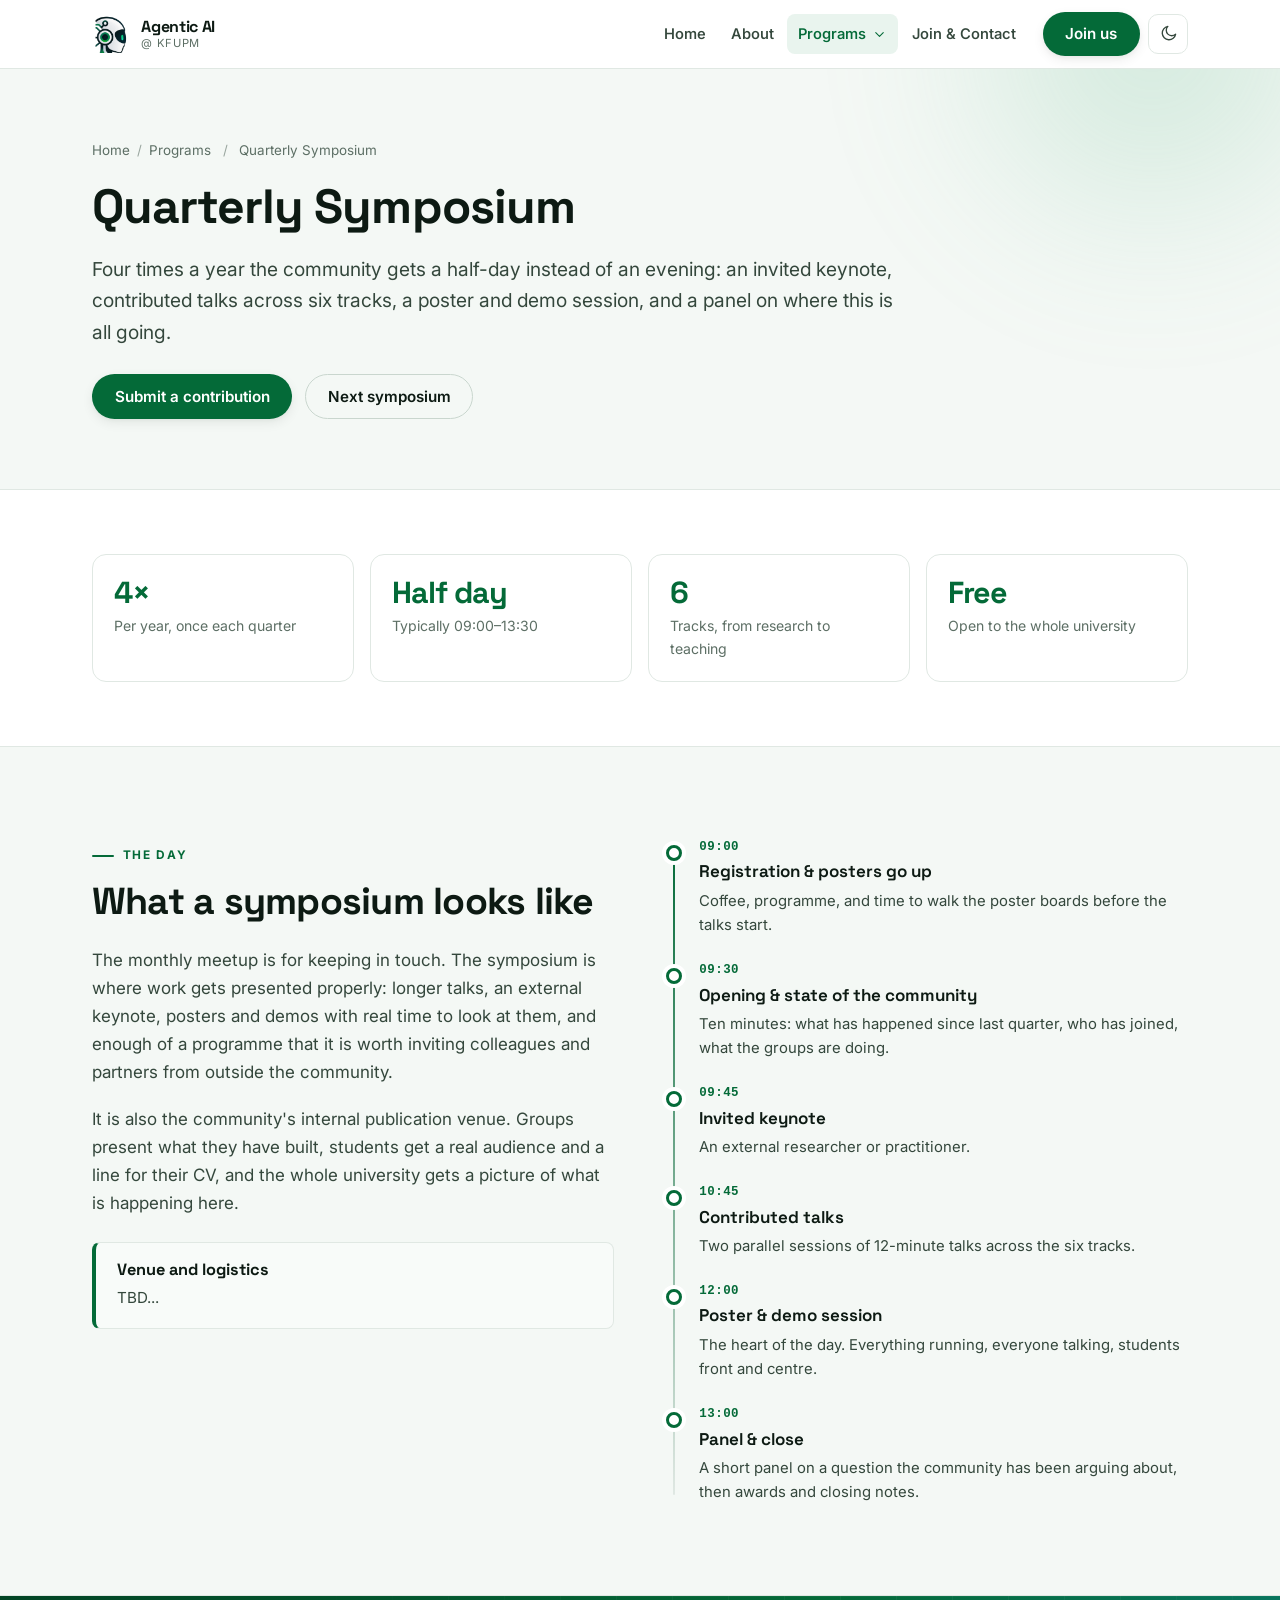
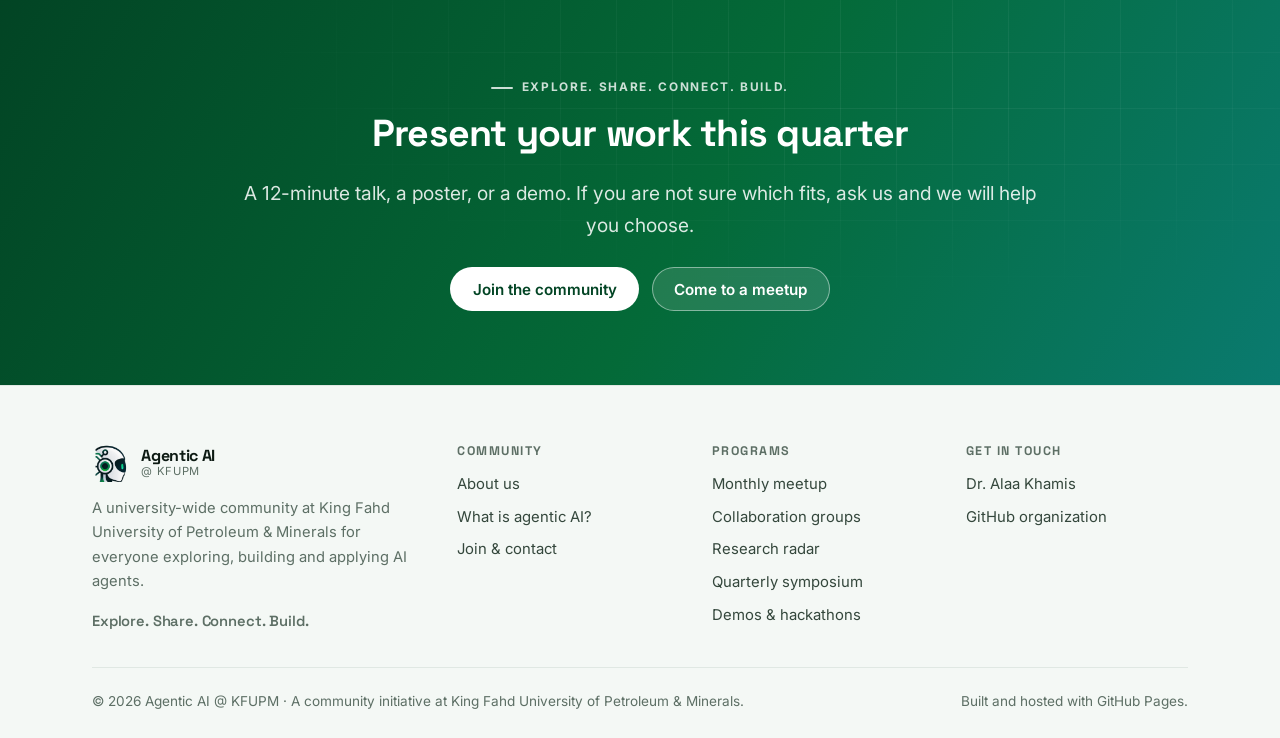
<file: symposium.html>
<!doctype html>
<html lang="en" data-theme="light">
<head>
<meta charset="utf-8">
<meta name="viewport" content="width=device-width, initial-scale=1">
<title>Quarterly Symposium &mdash; Agentic AI @ KFUPM</title>
<meta name="description" content="The quarterly Agentic AI @ KFUPM symposium: keynote, contributed talks, posters and demos, plus the call for contributions.">
<meta name="theme-color" content="#ffffff">
<meta property="og:site_name" content="Agentic AI @ KFUPM">
<meta property="og:title" content="Quarterly Symposium &mdash; Agentic AI @ KFUPM">
<meta property="og:description" content="The quarterly Agentic AI @ KFUPM symposium: keynote, contributed talks, posters and demos, plus the call for contributions.">
<meta property="og:type" content="website">
<meta property="og:image" content="assets/img/og-image.png">
<meta name="twitter:card" content="summary_large_image">
<meta name="twitter:image" content="assets/img/og-image.png">
<link rel="icon" href="assets/img/favicon.png" type="image/png">
<link rel="apple-touch-icon" href="assets/img/apple-touch-icon.png">
<link rel="preconnect" href="https://fonts.googleapis.com">
<link rel="preconnect" href="https://fonts.gstatic.com" crossorigin>
<link rel="stylesheet" href="https://fonts.googleapis.com/css2?family=Inter:wght@400;500;600;700&amp;family=Space+Grotesk:wght@500;600;700&amp;display=swap">
<link rel="stylesheet" href="assets/css/style.css">
<script>/* set the theme before first paint to avoid a flash */
(function(){try{var t=localStorage.getItem('aikfupm-theme');if(!t){t=window.matchMedia&&window.matchMedia('(prefers-color-scheme: dark)').matches?'dark':'light';}
document.documentElement.setAttribute('data-theme',t);if(t==='dark'){var m=document.querySelector('meta[name="theme-color"]');if(m)m.setAttribute('content','#08120e');}}catch(e){}})();</script>
</head>
<body>
  <a class="skip-link" href="#main">Skip to content</a>
  <header class="site-header">
    <div class="wrap nav">
      <a class="brand" href="index.html">
        <img class="brand__mark" src="assets/img/logo-mark.png" alt="" width="38" height="38">
        <span class="brand__text">
          <span class="brand__name">Agentic AI</span>
          <span class="brand__sub">@ KFUPM</span>
        </span>
      </a>

      <nav class="nav__links" id="primary-nav" aria-label="Primary">
        <a class="nav__link" href="index.html">Home</a>
        <a class="nav__link" href="about.html">About</a>
        <div class="nav__item has-current">
          <button class="nav__toggle-sub" type="button" aria-expanded="false" aria-controls="programs-menu">Programs <svg xmlns="http://www.w3.org/2000/svg" width="15" height="15" viewBox="0 0 24 24" fill="none" stroke="currentColor" stroke-width="1.7" stroke-linecap="round" stroke-linejoin="round" aria-hidden="true" class="chev"><path d="m6 9 6 6 6-6"/></svg></button>
          <div class="nav__sub" id="programs-menu">
            <a href="meetups.html">Monthly Community Meetup<span>One evening a month, every discipline</span></a>
            <a href="groups.html">Research &amp; Collaboration Groups<span>Small teams around shared questions</span></a>
            <a href="radar.html">Resource &amp; Research Radar<span>What to read, try and watch</span></a>
            <a href="symposium.html" aria-current="page">Quarterly Symposium<span>A half-day of talks, posters and demos</span></a>
            <a href="challenges.html">Demos / Challenges / Hackathons<span>Build things, together, on a deadline</span></a>
          </div>
        </div>
        <a class="nav__link" href="join.html">Join &amp; Contact</a>
        <a class="btn btn--primary nav__mobile-cta" href="join.html">Join the community</a>
      </nav>

      <div class="nav__actions">
        <a class="btn btn--primary nav__cta" href="join.html">Join us</a>
        <button class="icon-btn theme-toggle" type="button" aria-pressed="false" aria-label="Switch to dark theme"><svg xmlns="http://www.w3.org/2000/svg" width="19" height="19" viewBox="0 0 24 24" fill="none" stroke="currentColor" stroke-width="1.7" stroke-linecap="round" stroke-linejoin="round" aria-hidden="true" class="icon-sun"><circle cx="12" cy="12" r="4.2"/><path d="M12 2v2M12 20v2M4.9 4.9l1.4 1.4M17.7 17.7l1.4 1.4M2 12h2M20 12h2M4.9 19.1l1.4-1.4M17.7 6.3l1.4-1.4"/></svg><svg xmlns="http://www.w3.org/2000/svg" width="19" height="19" viewBox="0 0 24 24" fill="none" stroke="currentColor" stroke-width="1.7" stroke-linecap="round" stroke-linejoin="round" aria-hidden="true" class="icon-moon"><path d="M21 12.8A8.5 8.5 0 1 1 11.2 3a6.6 6.6 0 0 0 9.8 9.8Z"/></svg></button>
        <button class="icon-btn nav__burger" type="button" aria-expanded="false" aria-controls="primary-nav" aria-label="Open menu"><svg xmlns="http://www.w3.org/2000/svg" width="20" height="20" viewBox="0 0 24 24" fill="none" stroke="currentColor" stroke-width="1.7" stroke-linecap="round" stroke-linejoin="round" aria-hidden="true"><path d="M4 7h16M4 12h16M4 17h16"/></svg></button>
      </div>
    </div>
  </header>

  <main id="main">
    <section class="page-hero">
      <div class="wrap">
        <p class="breadcrumbs"><a href="index.html">Home</a><span>/</span>Programs <span>/</span> Quarterly Symposium</p>
        <h1>Quarterly Symposium</h1>
        <p class="lead">Four times a year the community gets a half-day instead of an evening: an invited keynote, contributed talks across six tracks, a poster and demo session, and a panel on where this is all going.</p>
        <div class="btn-row mt-md"><a class="btn btn--primary" href="#cfc">Submit a contribution</a><a class="btn btn--ghost" href="#next">Next symposium</a></div>
      </div>
    </section>

    <section class="section section--tight">
      <div class="wrap">
        <div class="stats">
          <div class="stat reveal"><div class="stat__value">4&times;</div><div class="stat__label">Per year, once each quarter</div></div>
          <div class="stat reveal"><div class="stat__value">Half day</div><div class="stat__label">Typically 09:00&ndash;13:30</div></div>
          <div class="stat reveal"><div class="stat__value">6</div><div class="stat__label">Tracks, from research to teaching</div></div>
          <div class="stat reveal"><div class="stat__value">Free</div><div class="stat__label">Open to the whole university</div></div>
        </div>
      </div>
    </section>

    <section class="section section--soft">
      <div class="wrap">
        <div class="split split--sticky">
          <div>
            <p class="eyebrow">The day</p>
            <h2>What a symposium looks like</h2>
            <p>The monthly meetup is for keeping in touch. The symposium is where work gets presented properly:
               longer talks, an external keynote, posters and demos with real time to look at them, and enough of a
               programme that it is worth inviting colleagues and partners from outside the community.</p>
            <p>It is also the community's internal publication venue. Groups present what they have built, students
               get a real audience and a line for their CV, and the whole university gets a picture of what is
               happening here.</p>
            <div class="callout mt-md">
              <h4>Venue and logistics</h4>
              <p>TBD...</p>
            </div>
          </div>
          <div>
            <ul class="timeline">
              <li><span class="t-when">09:00</span><span class="t-what">Registration &amp; posters go up</span>
                <p>Coffee, programme, and time to walk the poster boards before the talks start.</p></li>
              <li><span class="t-when">09:30</span><span class="t-what">Opening &amp; state of the community</span>
                <p>Ten minutes: what has happened since last quarter, who has joined, what the groups are doing.</p></li>
              <li><span class="t-when">09:45</span><span class="t-what">Invited keynote</span>
                <p>An external researcher or practitioner.</p></li>
              <li><span class="t-when">10:45</span><span class="t-what">Contributed talks</span>
                <p>Two parallel sessions of 12-minute talks across the six tracks.</p></li>
              <li><span class="t-when">12:00</span><span class="t-what">Poster &amp; demo session</span>
                <p>The heart of the day. Everything running, everyone talking, students front and centre.</p></li>
              <li><span class="t-when">13:00</span><span class="t-what">Panel &amp; close</span>
                <p>A short panel on a question the community has been arguing about, then awards and closing notes.</p></li>
            </ul>
          </div>
        </div>
      </div>
    </section>

    <!-- <section class="section">
      <div class="wrap">
        <div class="section-head">
          <p class="eyebrow">Programme</p>
          <h2>Six tracks</h2>
          <p class="lead">Tracks exist to help you find the sessions worth your morning &mdash; not to police what
             counts as relevant. If your work spans two, say so and we will place it.</p>
        </div>
        <div class="grid grid--3"><div class="card card--hover reveal"><div class="card__icon"><svg xmlns="http://www.w3.org/2000/svg" width="22" height="22" viewBox="0 0 24 24" fill="none" stroke="currentColor" stroke-width="1.7" stroke-linecap="round" stroke-linejoin="round" aria-hidden="true"><path d="M10 2v7.5L4.6 18A2 2 0 0 0 6.3 21h11.4a2 2 0 0 0 1.7-3L14 9.5V2"/><path d="M8 2h8M7.5 14h9"/></svg></div><h3>Agents in research</h3><p>Applications across science and engineering: what was attempted, what worked, and what the results actually support.</p></div><div class="card card--hover reveal"><div class="card__icon"><svg xmlns="http://www.w3.org/2000/svg" width="22" height="22" viewBox="0 0 24 24" fill="none" stroke="currentColor" stroke-width="1.7" stroke-linecap="round" stroke-linejoin="round" aria-hidden="true"><path d="M16 18l6-6-6-6M8 6l-6 6 6 6"/></svg></div><h3>Engineering &amp; systems</h3><p>Architectures, tooling, infrastructure, cost and observability &mdash; the practical craft of making agents run reliably.</p></div><div class="card card--hover reveal"><div class="card__icon"><svg xmlns="http://www.w3.org/2000/svg" width="22" height="22" viewBox="0 0 24 24" fill="none" stroke="currentColor" stroke-width="1.7" stroke-linecap="round" stroke-linejoin="round" aria-hidden="true"><path d="M12 22s8-4 8-10V5l-8-3-8 3v7c0 6 8 10 8 10Z"/><path d="m9 12 2 2 4-4"/></svg></div><h3>Evaluation, safety &amp; policy</h3><p>Measurement, failure analysis, red-teaming, and the governance questions that come with autonomy.</p></div><div class="card card--hover reveal"><div class="card__icon"><svg xmlns="http://www.w3.org/2000/svg" width="22" height="22" viewBox="0 0 24 24" fill="none" stroke="currentColor" stroke-width="1.7" stroke-linecap="round" stroke-linejoin="round" aria-hidden="true"><path d="M4 19.5A2.5 2.5 0 0 1 6.5 17H20"/><path d="M6.5 2H20v20H6.5A2.5 2.5 0 0 1 4 19.5v-15A2.5 2.5 0 0 1 6.5 2Z"/></svg></div><h3>Teaching &amp; the student experience</h3><p>Agents in the classroom and the lab, assessment, and student-led work.</p></div><div class="card card--hover reveal"><div class="card__icon"><svg xmlns="http://www.w3.org/2000/svg" width="22" height="22" viewBox="0 0 24 24" fill="none" stroke="currentColor" stroke-width="1.7" stroke-linecap="round" stroke-linejoin="round" aria-hidden="true"><circle cx="12" cy="12" r="9"/><circle cx="12" cy="12" r="4.5"/><circle cx="12" cy="12" r="1" fill="currentColor" stroke="none"/></svg></div><h3>Industry &amp; deployment</h3><p>Partner organizations and university units on what it takes to move from a pilot to something operational.</p></div><div class="card card--hover reveal"><div class="card__icon"><svg xmlns="http://www.w3.org/2000/svg" width="22" height="22" viewBox="0 0 24 24" fill="none" stroke="currentColor" stroke-width="1.7" stroke-linecap="round" stroke-linejoin="round" aria-hidden="true"><path d="M9 18h6M10 22h4M12 2a6 6 0 0 0-3.5 10.9c.6.5.9 1 1 1.7l.1 1.4h4.8l.1-1.4c.1-.7.4-1.2 1-1.7A6 6 0 0 0 12 2Z"/></svg></div><h3>Work in progress</h3><p>Deliberately unfinished work, brought for feedback rather than applause. Often the most useful track in the room.</p></div></div>
      </div>
    </section> -->

    <!-- <section class="section section--soft" id="cfc">
      <div class="wrap">
        <div class="section-head">
          <p class="eyebrow">Call for contributions</p>
          <h2>Four ways to present</h2>
          <p class="lead">Open to everyone at KFUPM, whether or not you have attended before. Students are
             specifically encouraged &mdash; a poster here is a low-risk way to get your first conference-style
             experience.</p>
        </div>
        <div class="grid grid--4"><div class="card card--hover card--accent reveal"><span class="card__num">12 minutes + 3 for questions</span><h3>Contributed talk</h3><p>A result, a system, a study, or a well-argued position. Reviewed by the organizing team for fit and clarity, not novelty.</p></div><div class="card card--hover card--accent reveal"><span class="card__num">A1 or A0, staffed for one hour</span><h3>Poster</h3><p>The best format for early work and for students &mdash; you will get more useful feedback here than from a talk.</p></div><div class="card card--hover card--accent reveal"><span class="card__num">A table, power, and your laptop</span><h3>Live demo</h3><p>Something running. Attendees can try it. Bring a fallback recording, because networks fail.</p></div><div class="card card--hover card--accent reveal"><span class="card__num">45 minutes, hands-on</span><h3>Tutorial</h3><p>Teach the room a skill: building an agent, evaluating one, or instrumenting one. Materials published afterwards.</p></div></div>

        <div class="split mt-lg">
          <div>
            <h3>How to submit</h3>
            <ol>
              <li>Send a title, an abstract of 150&ndash;250 words, your preferred format, and your names and affiliations.</li>
              <li>Say whether the work is unpublished, under review, or already published &mdash; all three are welcome.</li>
              <li>We confirm acceptance and slot within <span class="ph">[ e.g. two weeks ]</span>.</li>
            </ol>
            <div class="btn-row mt-md">
              <a class="btn btn--primary" href="mailto:agentic-ai@kfupm.edu.sa?subject=Symposium%20submission">Email your abstract</a>
              <a class="btn btn--ghost" href="join.html">Ask a question first</a>
            </div>
            <p class="mt-md"><span class="ph">[ replace with a real submission form or address ]</span></p>
          </div>
          <div>
            <h3>Key dates</h3>
            <div class="table-wrap">
              <table>
                <thead><tr><th>Milestone</th><th>Date</th></tr></thead>
                <tbody>
                  <tr><td>Call opens</td><td><span class="ph">[ date ]</span></td></tr>
                  <tr><td>Abstract deadline</td><td><span class="ph">[ date ]</span></td></tr>
                  <tr><td>Notifications</td><td><span class="ph">[ date ]</span></td></tr>
                  <tr><td>Final slides / poster PDF</td><td><span class="ph">[ date ]</span></td></tr>
                  <tr><td><strong>Symposium</strong></td><td><strong><span class="ph">[ date ]</span></strong></td></tr>
                </tbody>
              </table>
            </div>
          </div>
        </div>
      </div>
    </section>

    <section class="section" id="next">
      <div class="wrap">
        <div class="split">
          <div>
            <p class="eyebrow">Next edition</p>
            <h2><span class="ph">[ Symposium #N &mdash; season / year ]</span></h2>
            <p class="lead"><span class="ph">[ one-paragraph theme for this edition ]</span></p>
            <div class="def-grid mt-md">
              <div><h4>Date &amp; time</h4><p><span class="ph">[ date, 09:00&ndash;13:30 ]</span></p></div>
              <div><h4>Venue</h4><p><span class="ph">[ building, room ]</span></p></div>
              <div><h4>Keynote</h4><p><span class="ph">[ speaker, affiliation, talk title ]</span></p></div>
              <div><h4>Registration</h4><p><span class="ph">[ link or &ldquo;no registration needed&rdquo; ]</span></p></div>
            </div>
          </div>
          <div class="stack">
            <div class="card card--soft reveal">
              <h3>Recognition</h3>
              <p>Each symposium closes with three community awards: <strong>best student poster</strong>,
                 <strong>most useful demo</strong>, and <strong>most honest result</strong> &mdash; the last for the
                 clearest account of something that did not work.</p>
            </div>
            <div class="card card--soft reveal">
              <h3>Partners &amp; sponsors</h3>
              <p>organizations working with KFUPM are welcome to attend, present in the industry track, sponsor
                 catering or awards, or pose a challenge for the next cycle.
                 <span class="ph">[ add a contact for partnerships ]</span></p>
            </div>
          </div>
        </div>

        <h3 class="mt-lg">Past editions</h3>
        <div class="table-wrap">
          <table>
            <thead><tr><th>Edition</th><th>Date</th><th>Keynote</th><th>Programme &amp; materials</th></tr></thead>
            <tbody>
              <tr><td><span class="ph">[ #1 ]</span></td><td><span class="ph">[ date ]</span></td><td><span class="ph">[ speaker ]</span></td><td><span class="ph">[ link ]</span></td></tr>
            </tbody>
          </table>
        </div>
      </div>
    </section> -->

    <section class="cta-band">
      <div class="wrap center">
        <p class="eyebrow">Explore. Share. Connect. Build.</p>
        <h2>Present your work this quarter</h2>
        <p class="lead" style="margin-inline:auto">A 12-minute talk, a poster, or a demo. If you are not sure which fits, ask us and we will help you choose.</p>
        <div class="btn-row mt-md">
          <a class="btn btn--solid-light" href="join.html">Join the community</a>
          <a class="btn btn--onbrand" href="meetups.html">Come to a meetup</a>
        </div>
      </div>
    </section>

  </main>

  <footer class="site-footer">
    <div class="wrap">
      <div class="footer__grid">
        <div>
          <a class="brand" href="index.html" style="margin-bottom:.9rem">
            <img class="brand__mark" src="assets/img/logo-mark.png" alt="" width="38" height="38">
            <span class="brand__text">
              <span class="brand__name">Agentic AI</span>
              <span class="brand__sub">@ KFUPM</span>
            </span>
          </a>
          <p>A university-wide community at King Fahd University of Petroleum &amp; Minerals for
             everyone exploring, building and applying AI agents.</p>
          <p class="footer__slogan">Explore. Share. Connect. Build.</p>
        </div>
        <div class="footer__col">
          <h4>Community</h4>
          <ul>
            <li><a href="about.html">About us</a></li>
            <li><a href="about.html#what-is-agentic-ai">What is agentic AI?</a></li>
            <li><a href="join.html">Join &amp; contact</a></li>
          </ul>
        </div>
        <div class="footer__col">
          <h4>Programs</h4>
          <ul>
            <li><a href="meetups.html">Monthly meetup</a></li>
            <li><a href="groups.html">Collaboration groups</a></li>
            <li><a href="radar.html">Research radar</a></li>
            <li><a href="symposium.html">Quarterly symposium</a></li>
            <li><a href="challenges.html">Demos &amp; hackathons</a></li>
          </ul>
        </div>
        <div class="footer__col">
          <h4>Get in touch</h4>
          <ul>
            <li><a href="mailto:alaa.rashwan@kfupm.edu.sa">Dr. Alaa Khamis</a></li>
            <li><a href="https://github.com/agenticaikfupm">GitHub organization</a></li>
          </ul>
        </div>
      </div>
      <div class="footer__bottom">
        <span>&copy; <span data-year>2026</span> Agentic AI @ KFUPM &middot; A community initiative at King Fahd University of Petroleum &amp; Minerals.</span>
        <span>Built and hosted with GitHub Pages.</span>
      </div>
    </div>
  </footer>
  <script src="assets/js/main.js"></script>
</body>
</html>
</file>
<file: assets/css/style.css>
/* ==========================================================================
   Agentic AI @ KFUPM — site stylesheet
   Single source of truth for the whole site. Edit design tokens below.
   ========================================================================== */

/* --------------------------------------------------------------------------
   1. Design tokens
   -------------------------------------------------------------------------- */
:root {
  /* Brand — KFUPM green family */
  --brand-50:  #e9f4ee;
  --brand-100: #cfe8d9;
  --brand-300: #6fbf95;
  --brand-500: #046a38;
  --brand-600: #035a2f;
  --brand-700: #024424;
  --teal-500:  #0e8f8a;
  --gold-500:  #b8860b;

  /* Semantic — light theme (default) */
  --bg:           #ffffff;
  --bg-soft:      #f4f8f5;
  --bg-inset:     #eef4f0;
  --surface:      #ffffff;
  --surface-2:    #f8fbf9;
  --border:       #e0e8e3;
  --border-strong:#c9d6ce;
  --text:         #0d1a13;
  --text-2:       #34473c;
  --muted:        #5d6f65;
  --brand:        var(--brand-500);
  --brand-hover:  var(--brand-600);
  --brand-ink:    var(--brand-700);
  --brand-soft:   var(--brand-50);
  --accent:       var(--teal-500);
  --gold:         var(--gold-500);
  --on-brand:     #ffffff;

  --shadow-sm: 0 1px 2px rgba(6, 32, 20, .06), 0 1px 3px rgba(6, 32, 20, .05);
  --shadow-md: 0 4px 12px rgba(6, 32, 20, .07), 0 2px 4px rgba(6, 32, 20, .04);
  --shadow-lg: 0 18px 40px rgba(6, 32, 20, .12), 0 4px 10px rgba(6, 32, 20, .06);

  /* Type */
  --font-sans: "Inter", -apple-system, BlinkMacSystemFont, "Segoe UI", Roboto,
               "Helvetica Neue", Arial, "Noto Sans Arabic", sans-serif;
  --font-display: "Space Grotesk", "Inter", -apple-system, BlinkMacSystemFont,
               "Segoe UI", Roboto, sans-serif;
  --font-mono: ui-monospace, SFMono-Regular, "SF Mono", Menlo, Consolas, monospace;

  /* Layout */
  --wrap: 1160px;
  --wrap-narrow: 760px;
  --radius-sm: 8px;
  --radius: 14px;
  --radius-lg: 22px;
  --nav-h: 68px;
  --section-y: clamp(3.5rem, 7vw, 6.5rem);
}

html[data-theme="dark"] {
  --bg:           #08120e;
  --bg-soft:      #0c1a14;
  --bg-inset:     #0f211a;
  --surface:      #10201a;
  --surface-2:    #142720;
  --border:       #1e352b;
  --border-strong:#2b4a3c;
  --text:         #e9f2ec;
  --text-2:       #c2d4c9;
  --muted:        #93a99c;
  --brand:        #4cc98c;
  --brand-hover:  #6fd9a4;
  --brand-ink:    #b7ecd0;
  --brand-soft:   rgba(76, 201, 140, .12);
  --accent:       #3fc7bd;
  --gold:         #d9ad3c;
  --on-brand:     #04150d;

  --shadow-sm: 0 1px 2px rgba(0, 0, 0, .5);
  --shadow-md: 0 4px 14px rgba(0, 0, 0, .45);
  --shadow-lg: 0 20px 46px rgba(0, 0, 0, .55);
}

/* --------------------------------------------------------------------------
   2. Reset & base
   -------------------------------------------------------------------------- */
*, *::before, *::after { box-sizing: border-box; }

html {
  -webkit-text-size-adjust: 100%;
  scroll-behavior: smooth;
  scroll-padding-top: calc(var(--nav-h) + 16px);
}

body {
  margin: 0;
  font-family: var(--font-sans);
  font-size: 17px;
  line-height: 1.65;
  color: var(--text);
  background: var(--bg);
  -webkit-font-smoothing: antialiased;
  text-rendering: optimizeLegibility;
}

img, svg { max-width: 100%; height: auto; display: block; }

h1, h2, h3, h4 {
  font-family: var(--font-display);
  line-height: 1.15;
  letter-spacing: -0.02em;
  margin: 0 0 .6em;
  color: var(--text);
  text-wrap: balance;
}

h1 { font-size: clamp(2.1rem, 5.2vw, 3.5rem); }
h2 { font-size: clamp(1.6rem, 3.2vw, 2.35rem); }
h3 { font-size: clamp(1.15rem, 1.8vw, 1.35rem); letter-spacing: -0.01em; }
h4 { font-size: 1.02rem; letter-spacing: 0; }

p { margin: 0 0 1.1em; color: var(--text-2); }
p:last-child { margin-bottom: 0; }

a { color: var(--brand); text-decoration: none; }
a:hover { color: var(--brand-hover); text-decoration: underline; text-underline-offset: 3px; }

ul, ol { margin: 0 0 1.2em; padding-left: 1.35em; color: var(--text-2); }
li { margin-bottom: .5em; }
li:last-child { margin-bottom: 0; }

strong { color: var(--text); font-weight: 650; }
hr { border: 0; border-top: 1px solid var(--border); margin: 2.5rem 0; }

code {
  font-family: var(--font-mono);
  font-size: .88em;
  background: var(--bg-inset);
  border: 1px solid var(--border);
  border-radius: 6px;
  padding: .1em .4em;
}

:focus-visible {
  outline: 2.5px solid var(--brand);
  outline-offset: 3px;
  border-radius: 4px;
}

.skip-link {
  position: absolute;
  left: -9999px;
  top: 0;
  z-index: 200;
  background: var(--brand);
  color: var(--on-brand);
  padding: .7rem 1.1rem;
  border-radius: 0 0 var(--radius-sm) 0;
  font-weight: 600;
}
.skip-link:focus { left: 0; text-decoration: none; }

/* --------------------------------------------------------------------------
   3. Layout helpers
   -------------------------------------------------------------------------- */
.wrap { width: 100%; max-width: var(--wrap); margin-inline: auto; padding-inline: clamp(1.1rem, 4vw, 2rem); }
.narrow { max-width: var(--wrap-narrow); margin-inline: auto; }
.section { padding-block: var(--section-y); }
.section--soft { background: var(--bg-soft); border-block: 1px solid var(--border); }
.section--tight { padding-block: clamp(2.5rem, 5vw, 4rem); }
.center { text-align: center; }
.center p { margin-inline: auto; }
.stack > * + * { margin-top: 1.1rem; }
.mt-lg { margin-top: clamp(2rem, 4vw, 3rem); }
.mt-md { margin-top: 1.6rem; }

.eyebrow {
  display: inline-flex;
  align-items: center;
  gap: .55rem;
  font-family: var(--font-sans);
  font-size: .74rem;
  font-weight: 700;
  letter-spacing: .14em;
  text-transform: uppercase;
  color: var(--brand);
  margin-bottom: .9rem;
}
.eyebrow::before {
  content: "";
  width: 22px;
  height: 2px;
  background: currentColor;
  border-radius: 2px;
}
.center .eyebrow { justify-content: center; }

.lead { font-size: clamp(1.05rem, 1.6vw, 1.2rem); color: var(--text-2); max-width: 68ch; }
.section-head { max-width: 70ch; margin-bottom: clamp(2rem, 4vw, 3rem); }
.center.section-head, .section-head.center { margin-inline: auto; }

/* --------------------------------------------------------------------------
   4. Buttons & pills
   -------------------------------------------------------------------------- */
.btn {
  display: inline-flex;
  align-items: center;
  gap: .5rem;
  font-family: var(--font-sans);
  font-size: .95rem;
  font-weight: 600;
  line-height: 1;
  padding: .85rem 1.35rem;
  border-radius: 100px;
  border: 1.5px solid transparent;
  cursor: pointer;
  transition: transform .18s ease, background-color .18s ease,
              border-color .18s ease, box-shadow .18s ease, color .18s ease;
  text-decoration: none;
}
.btn:hover { text-decoration: none; transform: translateY(-2px); }
.btn:active { transform: translateY(0); }

.btn--primary { background: var(--brand); color: var(--on-brand); box-shadow: var(--shadow-md); }
.btn--primary:hover { background: var(--brand-hover); color: var(--on-brand); box-shadow: var(--shadow-lg); }

.btn--ghost { background: transparent; color: var(--text); border-color: var(--border-strong); }
.btn--ghost:hover { border-color: var(--brand); color: var(--brand); background: var(--brand-soft); }

.btn--onbrand { background: rgba(255, 255, 255, .12); color: #fff; border-color: rgba(255, 255, 255, .45); }
.btn--onbrand:hover { background: #fff; color: var(--brand-700); border-color: #fff; }

.btn--solid-light { background: #fff; color: var(--brand-700); }
.btn--solid-light:hover { background: var(--brand-50); color: var(--brand-700); }

.btn-row { display: flex; flex-wrap: wrap; gap: .8rem; }
.center .btn-row { justify-content: center; }

.pill {
  display: inline-flex;
  align-items: center;
  gap: .4rem;
  font-size: .78rem;
  font-weight: 600;
  letter-spacing: .01em;
  padding: .32rem .75rem;
  border-radius: 100px;
  background: var(--brand-soft);
  color: var(--brand-ink);
  border: 1px solid var(--border);
}
html[data-theme="dark"] .pill { color: var(--brand); }
.pill--muted { background: var(--bg-inset); color: var(--muted); }
.pill-row { display: flex; flex-wrap: wrap; gap: .5rem; margin-bottom: 1rem; }

/* --------------------------------------------------------------------------
   5. Header / navigation
   -------------------------------------------------------------------------- */
.site-header {
  position: sticky;
  top: 0;
  z-index: 100;
  background: color-mix(in srgb, var(--bg) 88%, transparent);
  backdrop-filter: saturate(150%) blur(14px);
  -webkit-backdrop-filter: saturate(150%) blur(14px);
  border-bottom: 1px solid var(--border);
}
@supports not (background: color-mix(in srgb, red 50%, blue)) {
  .site-header { background: var(--bg); }
}
.nav {
  display: flex;
  align-items: center;
  gap: 1rem;
  min-height: var(--nav-h);
}

.brand { display: flex; align-items: center; gap: .7rem; margin-right: auto; }
.brand:hover { text-decoration: none; }
.brand__mark {
  width: 38px; height: 38px;
  flex: none;
  object-fit: contain;
  transition: transform .2s ease;
}
.brand:hover .brand__mark { transform: scale(1.06); }
.brand__text { display: flex; flex-direction: column; line-height: 1.15; }
.brand__name {
  font-family: var(--font-display);
  font-weight: 700;
  font-size: 1rem;
  letter-spacing: -.02em;
  color: var(--text);
}
.brand__sub { font-size: .7rem; color: var(--muted); letter-spacing: .06em; text-transform: uppercase; }

.nav__links { display: flex; align-items: center; gap: .15rem; }
.nav__link {
  display: block;
  padding: .5rem .7rem;
  border-radius: 8px;
  font-size: .92rem;
  font-weight: 550;
  color: var(--text-2);
  white-space: nowrap;
}
.nav__link:hover { background: var(--bg-inset); color: var(--text); text-decoration: none; }
.nav__link[aria-current="page"] { color: var(--brand); background: var(--brand-soft); }

.nav__item { position: relative; }
.nav__toggle-sub {
  display: inline-flex;
  align-items: center;
  gap: .35rem;
  font: inherit;
  font-size: .92rem;
  font-weight: 550;
  color: var(--text-2);
  background: none;
  border: 0;
  padding: .5rem .7rem;
  border-radius: 8px;
  cursor: pointer;
}
.nav__toggle-sub:hover { background: var(--bg-inset); color: var(--text); }
.nav__toggle-sub .chev { transition: transform .2s ease; }
.nav__item.is-open > .nav__toggle-sub .chev { transform: rotate(180deg); }
.nav__item.has-current > .nav__toggle-sub { color: var(--brand); background: var(--brand-soft); }

.nav__sub {
  position: absolute;
  top: calc(100% + 8px);
  left: 0;
  min-width: 268px;
  background: var(--surface);
  border: 1px solid var(--border);
  border-radius: var(--radius);
  box-shadow: var(--shadow-lg);
  padding: .5rem;
  display: none;
  z-index: 120;
}
.nav__item.is-open > .nav__sub { display: block; }
@media (hover: hover) and (min-width: 981px) {
  .nav__item:hover > .nav__sub, .nav__item:focus-within > .nav__sub { display: block; }
}
.nav__sub a {
  display: block;
  padding: .55rem .7rem;
  border-radius: 9px;
  color: var(--text);
  font-size: .92rem;
  font-weight: 550;
}
.nav__sub a:hover { background: var(--brand-soft); color: var(--brand-ink); text-decoration: none; }
html[data-theme="dark"] .nav__sub a:hover { color: var(--brand); }
.nav__sub a span { display: block; font-size: .78rem; font-weight: 450; color: var(--muted); margin-top: .1rem; }

.nav__actions { display: flex; align-items: center; gap: .5rem; }
.nav__mobile-cta { display: none; }
.icon-btn {
  width: 40px; height: 40px;
  display: grid; place-items: center;
  border-radius: 10px;
  border: 1px solid var(--border);
  background: var(--surface);
  color: var(--text-2);
  cursor: pointer;
  transition: background-color .18s ease, color .18s ease, border-color .18s ease;
  flex: none;
}
.icon-btn:hover { background: var(--bg-inset); color: var(--brand); border-color: var(--border-strong); }
.nav__burger { display: none; }
.theme-toggle .icon-sun { display: none; }
html[data-theme="dark"] .theme-toggle .icon-sun { display: block; }
html[data-theme="dark"] .theme-toggle .icon-moon { display: none; }

@media (max-width: 980px) {
  .nav__burger { display: grid; }
  .nav__cta { display: none; }
  .nav__links {
    position: absolute;
    top: var(--nav-h);
    left: 0; right: 0;
    flex-direction: column;
    align-items: stretch;
    gap: .1rem;
    background: var(--bg);
    border-bottom: 1px solid var(--border);
    box-shadow: var(--shadow-lg);
    padding: .8rem clamp(1.1rem, 4vw, 2rem) 1.4rem;
    max-height: calc(100dvh - var(--nav-h));
    overflow-y: auto;
    display: none;
  }
  .nav__links.is-open { display: flex; }
  .nav__link, .nav__toggle-sub { padding: .7rem .6rem; font-size: 1rem; width: 100%; }
  .nav__toggle-sub { justify-content: space-between; }
  .nav__sub {
    position: static;
    display: none;
    box-shadow: none;
    border: 0;
    border-left: 2px solid var(--border);
    border-radius: 0;
    margin: .2rem 0 .5rem .6rem;
    padding: 0 0 0 .4rem;
    min-width: 0;
  }
  .nav__mobile-cta { display: inline-flex; margin-top: .7rem; justify-content: center; }
}

/* --------------------------------------------------------------------------
   6. Hero
   -------------------------------------------------------------------------- */
.hero {
  position: relative;
  overflow: hidden;
  padding-block: clamp(3.5rem, 8vw, 6.5rem);
  background: var(--bg);
  border-bottom: 1px solid var(--border);
}
.hero::before,
.hero::after {
  content: "";
  position: absolute;
  border-radius: 50%;
  filter: blur(70px);
  opacity: .5;
  pointer-events: none;
}
.hero::before {
  width: 46vw; height: 46vw;
  top: -18vw; right: -12vw;
  background: radial-gradient(circle, var(--brand-300), transparent 68%);
}
.hero::after {
  width: 34vw; height: 34vw;
  bottom: -16vw; left: -10vw;
  background: radial-gradient(circle, var(--accent), transparent 68%);
  opacity: .28;
}
html[data-theme="dark"] .hero::before { opacity: .22; }
html[data-theme="dark"] .hero::after { opacity: .16; }
.hero__grid-bg {
  position: absolute;
  inset: 0;
  background-image:
    linear-gradient(to right, var(--border) 1px, transparent 1px),
    linear-gradient(to bottom, var(--border) 1px, transparent 1px);
  background-size: 64px 64px;
  mask-image: radial-gradient(ellipse 75% 65% at 50% 35%, #000 20%, transparent 78%);
  -webkit-mask-image: radial-gradient(ellipse 75% 65% at 50% 35%, #000 20%, transparent 78%);
  opacity: .55;
  pointer-events: none;
}
.hero .wrap { position: relative; z-index: 1; }
.hero__inner { max-width: 900px; }
.hero.center .hero__inner { margin-inline: auto; }

.hero__badge {
  display: inline-flex;
  align-items: center;
  gap: .55rem;
  font-size: .8rem;
  font-weight: 600;
  padding: .4rem .5rem .4rem .85rem;
  border-radius: 100px;
  background: var(--surface);
  border: 1px solid var(--border);
  box-shadow: var(--shadow-sm);
  color: var(--text-2);
  margin-bottom: 1.4rem;
}
.hero__badge .dot {
  width: 7px; height: 7px; border-radius: 50%;
  background: var(--brand);
  box-shadow: 0 0 0 4px var(--brand-soft);
}
.hero__badge .tag {
  white-space: nowrap;
  background: var(--brand-soft);
  color: var(--brand-ink);
  border-radius: 100px;
  padding: .15rem .6rem;
  font-size: .72rem;
  letter-spacing: .04em;
  text-transform: uppercase;
}
html[data-theme="dark"] .hero__badge .tag { color: var(--brand); }

/* Theme-aware logo swap (dark wordmark on light, light wordmark on dark) */
.logo-dark { display: none; }
html[data-theme="dark"] .logo-light { display: none; }
html[data-theme="dark"] .logo-dark { display: block; }

.hero__logo { margin: 0 0 1.1rem; }
.hero__logo img {
  width: min(540px, 94%);
  height: auto;
  margin-inline: auto;
}

.hero h1 { margin-bottom: .35em; }
.hero h1 .grad {
  background: linear-gradient(100deg, var(--brand) 10%, var(--accent) 90%);
  -webkit-background-clip: text;
  background-clip: text;
  color: transparent;
}

.slogan {
  display: flex;
  flex-wrap: wrap;
  gap: .45rem .9rem;
  align-items: center;
  font-family: var(--font-display);
  font-size: clamp(1rem, 2vw, 1.3rem);
  font-weight: 600;
  letter-spacing: .01em;
  color: var(--text);
  margin: 0 0 1.4rem;
  padding: 0;
  list-style: none;
}
.hero.center .slogan { justify-content: center; }
.slogan li { display: inline-flex; align-items: center; gap: .9rem; margin: 0; }
.slogan li::after {
  content: "";
  width: 5px; height: 5px;
  border-radius: 50%;
  background: var(--brand);
  opacity: .55;
}
.slogan li:last-child::after { display: none; }

.hero__meta {
  display: flex;
  flex-wrap: wrap;
  gap: 1.6rem;
  margin-top: clamp(2.2rem, 4vw, 3.2rem);
  padding-top: 1.6rem;
  border-top: 1px solid var(--border);
}
.hero.center .hero__meta { justify-content: center; }
.hero__meta div { min-width: 130px; }
.hero__meta dt { font-size: .74rem; text-transform: uppercase; letter-spacing: .12em; color: var(--muted); font-weight: 650; }
.hero__meta dd { margin: .25rem 0 0; font-family: var(--font-display); font-size: 1.05rem; font-weight: 600; color: var(--text); }

/* Page hero (inner pages) */
.page-hero {
  position: relative;
  overflow: hidden;
  padding-block: clamp(2.6rem, 6vw, 4.4rem);
  background: var(--bg-soft);
  border-bottom: 1px solid var(--border);
}
.page-hero::after {
  content: "";
  position: absolute;
  width: 40vw; height: 40vw;
  top: -22vw; right: -10vw;
  border-radius: 50%;
  filter: blur(70px);
  opacity: .3;
  background: radial-gradient(circle, var(--brand-300), transparent 70%);
  pointer-events: none;
}
html[data-theme="dark"] .page-hero::after { opacity: .14; }
.page-hero .wrap { position: relative; z-index: 1; }
.page-hero h1 { font-size: clamp(1.9rem, 4.4vw, 3rem); margin-bottom: .4em; }
.breadcrumbs { font-size: .84rem; color: var(--muted); margin-bottom: 1.1rem; }
.breadcrumbs a { color: var(--muted); }
.breadcrumbs a:hover { color: var(--brand); }
.breadcrumbs span { margin-inline: .45rem; opacity: .6; }

/* --------------------------------------------------------------------------
   7. Cards & grids
   -------------------------------------------------------------------------- */
.grid { display: grid; gap: 1.1rem; }
.grid--2 { grid-template-columns: repeat(auto-fit, minmax(300px, 1fr)); }
.grid--3 { grid-template-columns: repeat(auto-fit, minmax(272px, 1fr)); }
.grid--4 { grid-template-columns: repeat(auto-fit, minmax(215px, 1fr)); }

.card {
  position: relative;
  background: var(--surface);
  border: 1px solid var(--border);
  border-radius: var(--radius);
  padding: clamp(1.3rem, 2.4vw, 1.75rem);
  transition: transform .22s ease, box-shadow .22s ease, border-color .22s ease;
}
.card h3, .card h4 { margin-bottom: .5rem; }
.card p { font-size: .95rem; }
.card--hover:hover { transform: translateY(-4px); box-shadow: var(--shadow-lg); border-color: var(--border-strong); }
.card--soft { background: var(--surface-2); }
.card--flat { box-shadow: none; }
.card--accent { border-top: 3px solid var(--brand); }

a.card { color: inherit; display: block; }
a.card:hover { text-decoration: none; }
a.card .card__more { color: var(--brand); font-weight: 600; font-size: .9rem; display: inline-flex; align-items: center; gap: .35rem; margin-top: .9rem; }
a.card:hover .card__more { gap: .6rem; }
.card__more svg { transition: transform .2s ease; }

.card__icon {
  width: 44px; height: 44px;
  border-radius: 12px;
  display: grid; place-items: center;
  background: var(--brand-soft);
  color: var(--brand);
  margin-bottom: 1rem;
}
.card__num {
  font-family: var(--font-display);
  font-size: .85rem;
  font-weight: 700;
  letter-spacing: .06em;
  color: var(--brand);
  display: block;
  margin-bottom: .6rem;
}

/* Pillar cards (Explore. Share. Connect. Build.) */
.pillar { position: relative; padding-top: 1.6rem; }
.pillar__word {
  font-family: var(--font-display);
  font-size: 1.35rem;
  font-weight: 700;
  letter-spacing: -.02em;
  color: var(--text);
  margin-bottom: .5rem;
}
.pillar__word::after {
  content: ".";
  color: var(--brand);
}
.pillar__index {
  position: absolute;
  top: .9rem; right: 1.2rem;
  font-family: var(--font-mono);
  font-size: .72rem;
  color: var(--muted);
  opacity: .7;
}

/* Feature list with checks */
.checklist { list-style: none; padding: 0; margin: 0; }
.checklist li {
  position: relative;
  padding-left: 1.85rem;
  margin-bottom: .7rem;
  color: var(--text-2);
}
.checklist li::before {
  content: "";
  position: absolute;
  left: 0; top: .45em;
  width: 1.1rem; height: 1.1rem;
  border-radius: 50%;
  background: var(--brand-soft);
  border: 1px solid var(--brand);
  background-image: url("data:image/svg+xml,%3Csvg xmlns='http://www.w3.org/2000/svg' viewBox='0 0 24 24' fill='none' stroke='%23046a38' stroke-width='3.5' stroke-linecap='round' stroke-linejoin='round'%3E%3Cpolyline points='20 6 9 17 4 12'/%3E%3C/svg%3E");
  background-size: .78rem;
  background-position: center;
  background-repeat: no-repeat;
}
html[data-theme="dark"] .checklist li::before {
  background-image: url("data:image/svg+xml,%3Csvg xmlns='http://www.w3.org/2000/svg' viewBox='0 0 24 24' fill='none' stroke='%234cc98c' stroke-width='3.5' stroke-linecap='round' stroke-linejoin='round'%3E%3Cpolyline points='20 6 9 17 4 12'/%3E%3C/svg%3E");
}

/* Two-column split */
.split {
  display: grid;
  gap: clamp(1.8rem, 4vw, 3.4rem);
  grid-template-columns: repeat(auto-fit, minmax(320px, 1fr));
  align-items: start;
}
.split--sticky > :first-child { position: sticky; top: calc(var(--nav-h) + 2rem); }
@media (max-width: 900px) { .split--sticky > :first-child { position: static; } }

/* Definition blocks */
.def-grid { display: grid; gap: 0; border: 1px solid var(--border); border-radius: var(--radius); overflow: hidden; background: var(--surface); }
.def-grid > div { padding: 1.2rem clamp(1.1rem, 2.2vw, 1.6rem); border-bottom: 1px solid var(--border); }
.def-grid > div:last-child { border-bottom: 0; }
.def-grid dt, .def-grid h4 { font-family: var(--font-display); font-weight: 650; color: var(--text); margin: 0 0 .3rem; }
.def-grid dd, .def-grid p { margin: 0; font-size: .95rem; color: var(--text-2); }

/* Timeline / agenda */
.timeline { list-style: none; margin: 0; padding: 0; position: relative; }
.timeline::before {
  content: "";
  position: absolute;
  left: 7px; top: .6rem; bottom: .6rem;
  width: 2px;
  background: linear-gradient(to bottom, var(--brand), var(--border));
  border-radius: 2px;
}
.timeline li { position: relative; padding-left: 2.1rem; padding-bottom: 1.4rem; margin: 0; }
.timeline li:last-child { padding-bottom: 0; }
.timeline li::before {
  content: "";
  position: absolute;
  left: 0; top: .5rem;
  width: 16px; height: 16px;
  border-radius: 50%;
  background: var(--surface);
  border: 3px solid var(--brand);
  box-shadow: 0 0 0 4px var(--bg);
}
.timeline .t-when {
  display: block;
  font-family: var(--font-mono);
  font-size: .78rem;
  letter-spacing: .04em;
  text-transform: uppercase;
  color: var(--brand);
  font-weight: 600;
}
.timeline .t-what { font-family: var(--font-display); font-weight: 650; color: var(--text); }
.timeline p { font-size: .93rem; margin: .2rem 0 0; }

/* Tables */
.table-wrap { overflow-x: auto; border: 1px solid var(--border); border-radius: var(--radius); background: var(--surface); }
table { width: 100%; border-collapse: collapse; font-size: .93rem; }
thead th {
  text-align: left;
  font-family: var(--font-display);
  font-size: .78rem;
  letter-spacing: .08em;
  text-transform: uppercase;
  color: var(--muted);
  font-weight: 700;
  padding: .9rem 1.1rem;
  background: var(--bg-inset);
  border-bottom: 1px solid var(--border);
  white-space: nowrap;
}
tbody td { padding: .95rem 1.1rem; border-bottom: 1px solid var(--border); color: var(--text-2); vertical-align: top; }
tbody tr:last-child td { border-bottom: 0; }
tbody tr:hover td { background: var(--surface-2); }
td strong { color: var(--text); }

/* Radar tiers */
.radar-tier { display: inline-flex; align-items: center; gap: .4rem; font-size: .76rem; font-weight: 700; letter-spacing: .06em; text-transform: uppercase; padding: .25rem .6rem; border-radius: 6px; }
.radar-tier::before { content: ""; width: 8px; height: 8px; border-radius: 50%; background: currentColor; }
.tier-adopt  { color: #0b7a4b; background: rgba(11, 122, 75, .1); }
.tier-trial  { color: #0d7d8a; background: rgba(13, 125, 138, .1); }
.tier-assess { color: #96700a; background: rgba(150, 112, 10, .12); }
.tier-hold   { color: #9a3b2f; background: rgba(154, 59, 47, .1); }
html[data-theme="dark"] .tier-adopt  { color: #58d69b; background: rgba(88, 214, 155, .13); }
html[data-theme="dark"] .tier-trial  { color: #4fd0d9; background: rgba(79, 208, 217, .13); }
html[data-theme="dark"] .tier-assess { color: #e2bd52; background: rgba(226, 189, 82, .13); }
html[data-theme="dark"] .tier-hold   { color: #ef8a7a; background: rgba(239, 138, 122, .13); }

/* Stat row */
.stats { display: grid; gap: 1rem; grid-template-columns: repeat(auto-fit, minmax(180px, 1fr)); }
.stat {
  background: var(--surface);
  border: 1px solid var(--border);
  border-radius: var(--radius);
  padding: 1.3rem;
}
.stat__value { font-family: var(--font-display); font-size: 1.9rem; font-weight: 700; letter-spacing: -.03em; color: var(--brand); line-height: 1.1; }
.stat__label { font-size: .88rem; color: var(--muted); margin-top: .3rem; }

/* Callouts */
.callout {
  border: 1px solid var(--border);
  border-left: 4px solid var(--brand);
  border-radius: var(--radius-sm);
  background: var(--surface-2);
  padding: 1.1rem 1.3rem;
}
.callout h4 { margin-bottom: .35rem; }
.callout p { font-size: .95rem; }
.callout--gold { border-left-color: var(--gold); }

/* Quote */
.quote {
  border: 0;
  margin: 0;
  padding: clamp(1.4rem, 3vw, 2.2rem);
  background: var(--bg-inset);
  border-radius: var(--radius);
  font-family: var(--font-display);
  font-size: clamp(1.05rem, 2vw, 1.3rem);
  line-height: 1.45;
  color: var(--text);
  letter-spacing: -.01em;
}
.quote footer { margin-top: .9rem; font-family: var(--font-sans); font-size: .9rem; font-weight: 500; color: var(--muted); letter-spacing: 0; }

/* CTA band */
.cta-band {
  position: relative;
  overflow: hidden;
  background: linear-gradient(120deg, var(--brand-700) 0%, var(--brand-500) 55%, #0a7a6f 100%);
  color: #fff;
  padding-block: clamp(3rem, 6vw, 4.6rem);
}
.cta-band::after {
  content: "";
  position: absolute;
  inset: 0;
  background-image:
    linear-gradient(to right, rgba(255,255,255,.07) 1px, transparent 1px),
    linear-gradient(to bottom, rgba(255,255,255,.07) 1px, transparent 1px);
  background-size: 56px 56px;
  mask-image: radial-gradient(ellipse 70% 80% at 70% 20%, #000, transparent 75%);
  -webkit-mask-image: radial-gradient(ellipse 70% 80% at 70% 20%, #000, transparent 75%);
  pointer-events: none;
}
.cta-band .wrap { position: relative; z-index: 1; }
.cta-band h2 { color: #fff; }
.cta-band p { color: rgba(255, 255, 255, .86); }
.cta-band .eyebrow { color: rgba(255, 255, 255, .8); }
.cta-band a:not(.btn) { color: #fff; text-decoration: underline; }

/* Accordion (FAQ) */
.faq { border: 1px solid var(--border); border-radius: var(--radius); overflow: hidden; background: var(--surface); }
.faq details { border-bottom: 1px solid var(--border); }
.faq details:last-child { border-bottom: 0; }
.faq summary {
  cursor: pointer;
  padding: 1.1rem clamp(1.1rem, 2.2vw, 1.5rem);
  font-family: var(--font-display);
  font-weight: 650;
  font-size: 1rem;
  color: var(--text);
  list-style: none;
  display: flex;
  align-items: center;
  justify-content: space-between;
  gap: 1rem;
}
.faq summary::-webkit-details-marker { display: none; }
.faq summary::after {
  content: "+";
  font-family: var(--font-mono);
  font-size: 1.3rem;
  line-height: 1;
  color: var(--brand);
  flex: none;
  transition: transform .2s ease;
}
.faq details[open] summary::after { transform: rotate(45deg); }
.faq summary:hover { background: var(--surface-2); }
.faq .faq__body { padding: 0 clamp(1.1rem, 2.2vw, 1.5rem) 1.3rem; }
.faq .faq__body p { font-size: .95rem; }

/* Placeholder marker — search for "ph" spans to find everything to fill in */
.ph {
  display: inline-block;
  font-family: var(--font-mono);
  font-size: .82em;
  font-weight: 600;
  color: #8a5b00;
  background: rgba(226, 176, 44, .14);
  border: 1px dashed rgba(184, 134, 11, .65);
  border-radius: 6px;
  padding: .05em .45em;
  letter-spacing: -.01em;
}
html[data-theme="dark"] .ph {
  color: #e7c368;
  background: rgba(226, 176, 44, .1);
  border-color: rgba(226, 176, 44, .45);
}

/* Contact cards */
.contact-card { display: flex; gap: 1rem; align-items: flex-start; }
.contact-card .card__icon { margin-bottom: 0; flex: none; }

/* --------------------------------------------------------------------------
   8. Footer
   -------------------------------------------------------------------------- */
.site-footer {
  background: var(--bg-soft);
  border-top: 1px solid var(--border);
  padding-block: clamp(2.6rem, 5vw, 3.6rem) 1.6rem;
  font-size: .93rem;
}
.footer__grid {
  display: grid;
  gap: 2rem;
  grid-template-columns: minmax(240px, 1.5fr) repeat(auto-fit, minmax(150px, 1fr));
  padding-bottom: 2rem;
}
.footer__grid p { font-size: .92rem; color: var(--muted); }
.footer__col h4 {
  font-size: .78rem;
  letter-spacing: .12em;
  text-transform: uppercase;
  color: var(--muted);
  margin-bottom: .9rem;
}
.footer__col ul { list-style: none; padding: 0; margin: 0; }
.footer__col li { margin-bottom: .5rem; }
.footer__col a { color: var(--text-2); }
.footer__col a:hover { color: var(--brand); }
.footer__bottom {
  border-top: 1px solid var(--border);
  padding-top: 1.4rem;
  display: flex;
  flex-wrap: wrap;
  gap: .6rem 1.4rem;
  justify-content: space-between;
  align-items: center;
  color: var(--muted);
  font-size: .85rem;
}
.footer__slogan { font-family: var(--font-display); font-weight: 600; color: var(--brand); letter-spacing: -.01em; }

/* --------------------------------------------------------------------------
   9. Motion
   -------------------------------------------------------------------------- */
.reveal { opacity: 0; transform: translateY(16px); }
.reveal.is-visible { opacity: 1; transform: none; transition: opacity .55s ease, transform .55s cubic-bezier(.2, .7, .3, 1); }
.reveal:nth-child(2) { transition-delay: .07s; }
.reveal:nth-child(3) { transition-delay: .14s; }
.reveal:nth-child(4) { transition-delay: .21s; }

@media (prefers-reduced-motion: reduce) {
  html { scroll-behavior: auto; }
  *, *::before, *::after { animation-duration: .001ms !important; transition-duration: .001ms !important; }
  .reveal { opacity: 1; transform: none; }
}

/* --------------------------------------------------------------------------
   10. Print
   -------------------------------------------------------------------------- */
@media print {
  .site-header, .nav__actions, .cta-band, .site-footer { display: none; }
  body { font-size: 12pt; }
  .card, .table-wrap { break-inside: avoid; }
}
</file>
